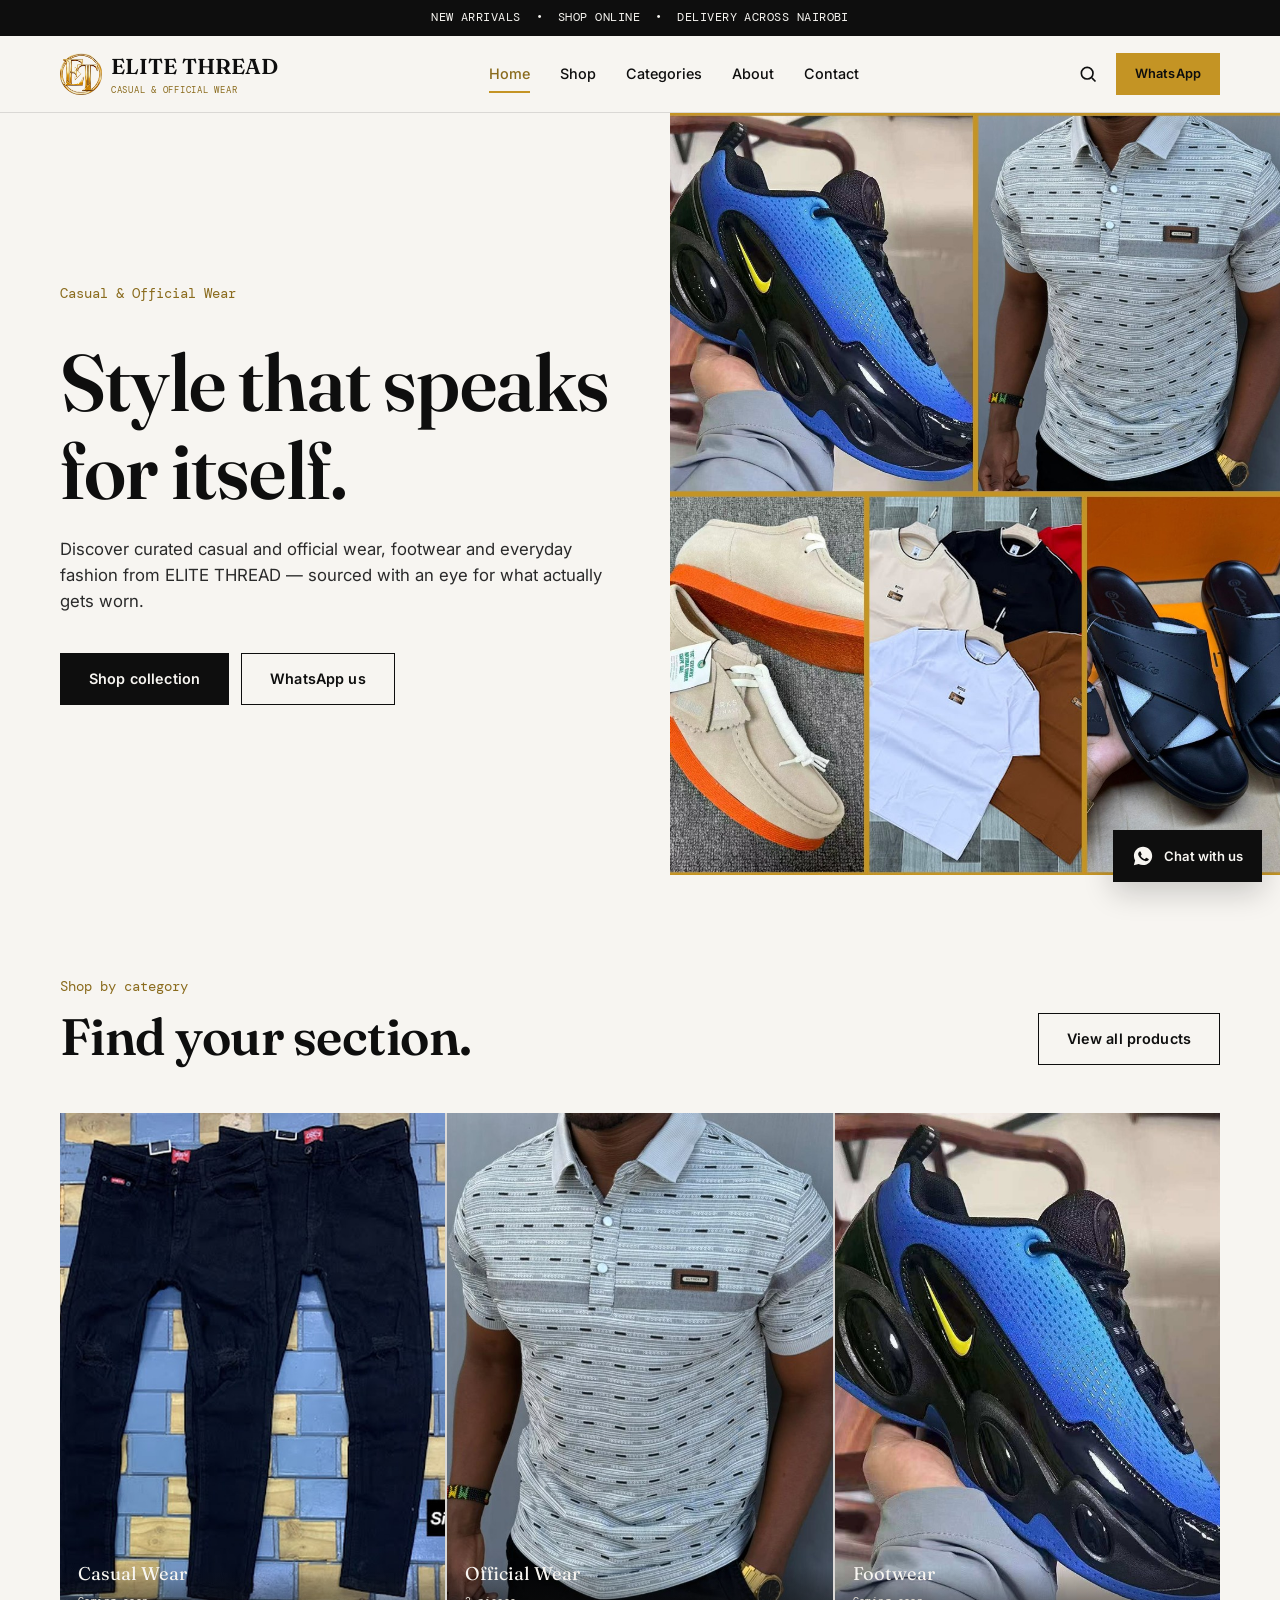
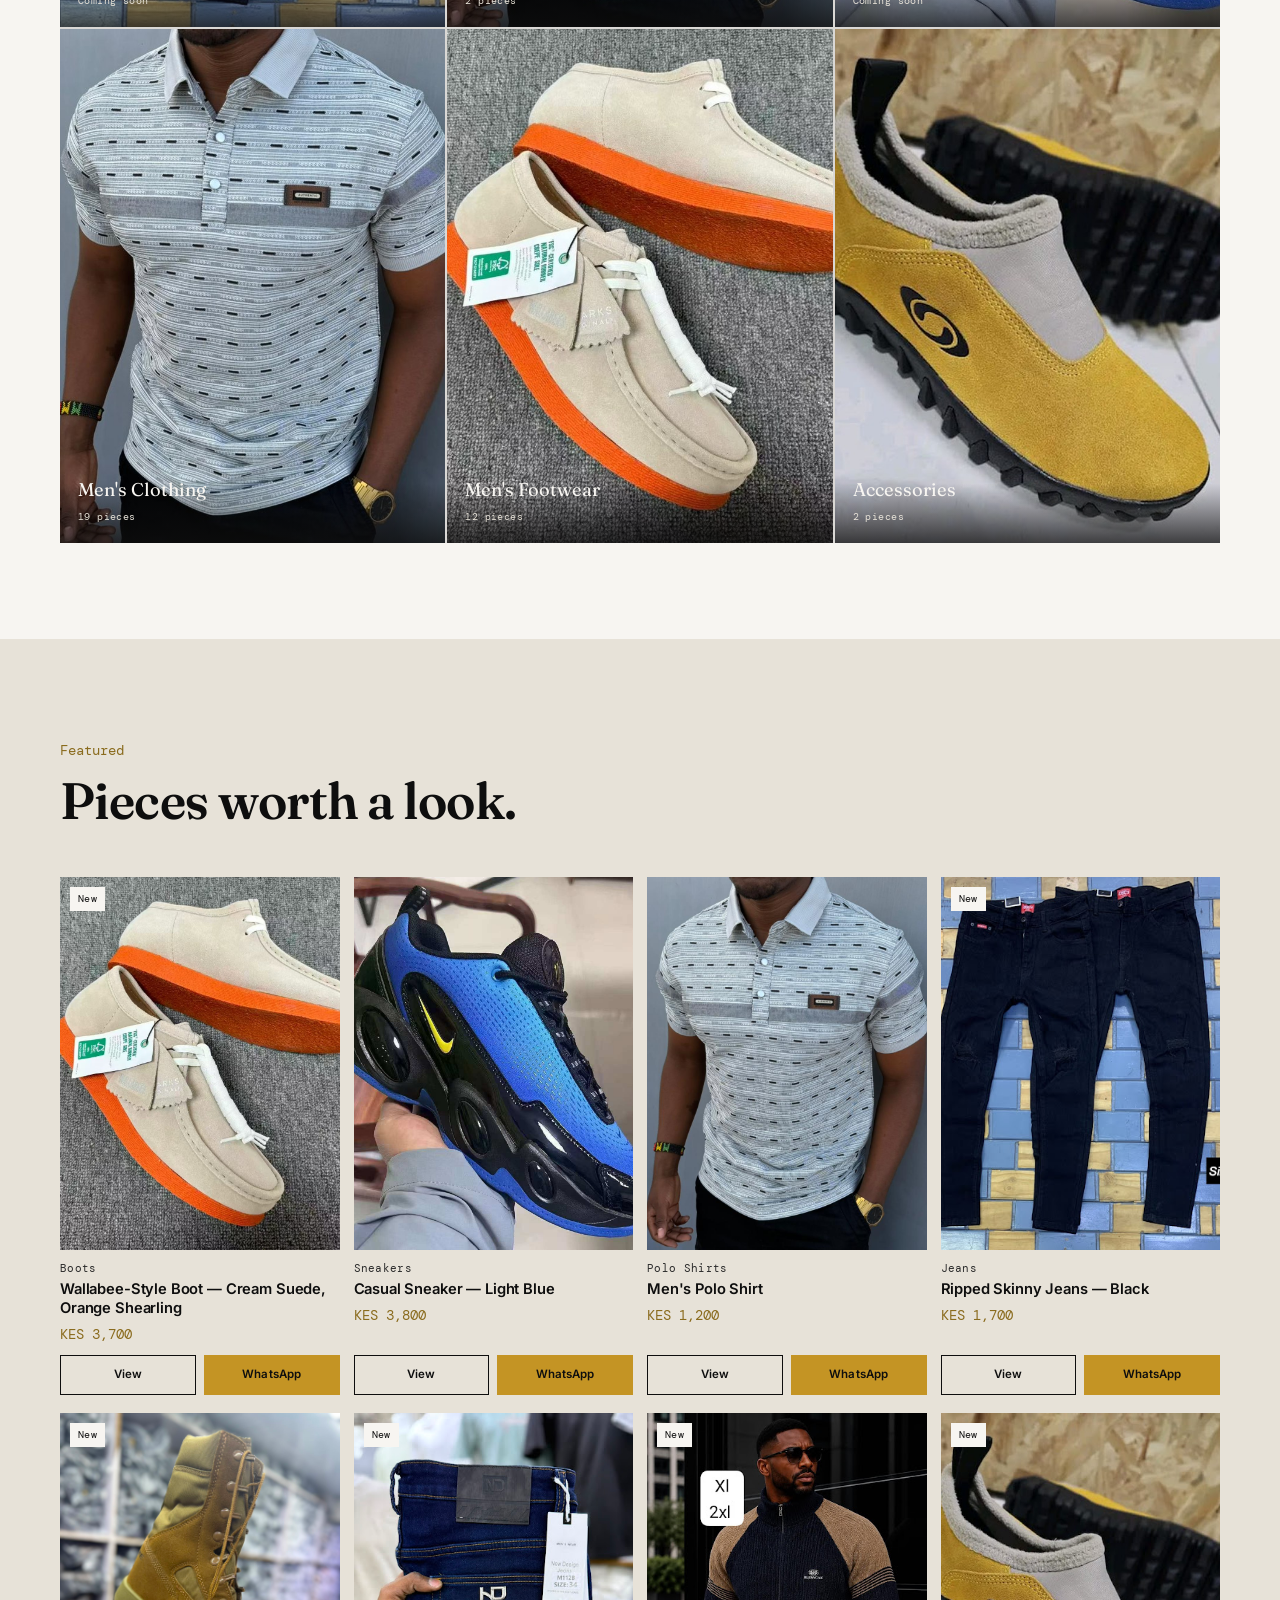
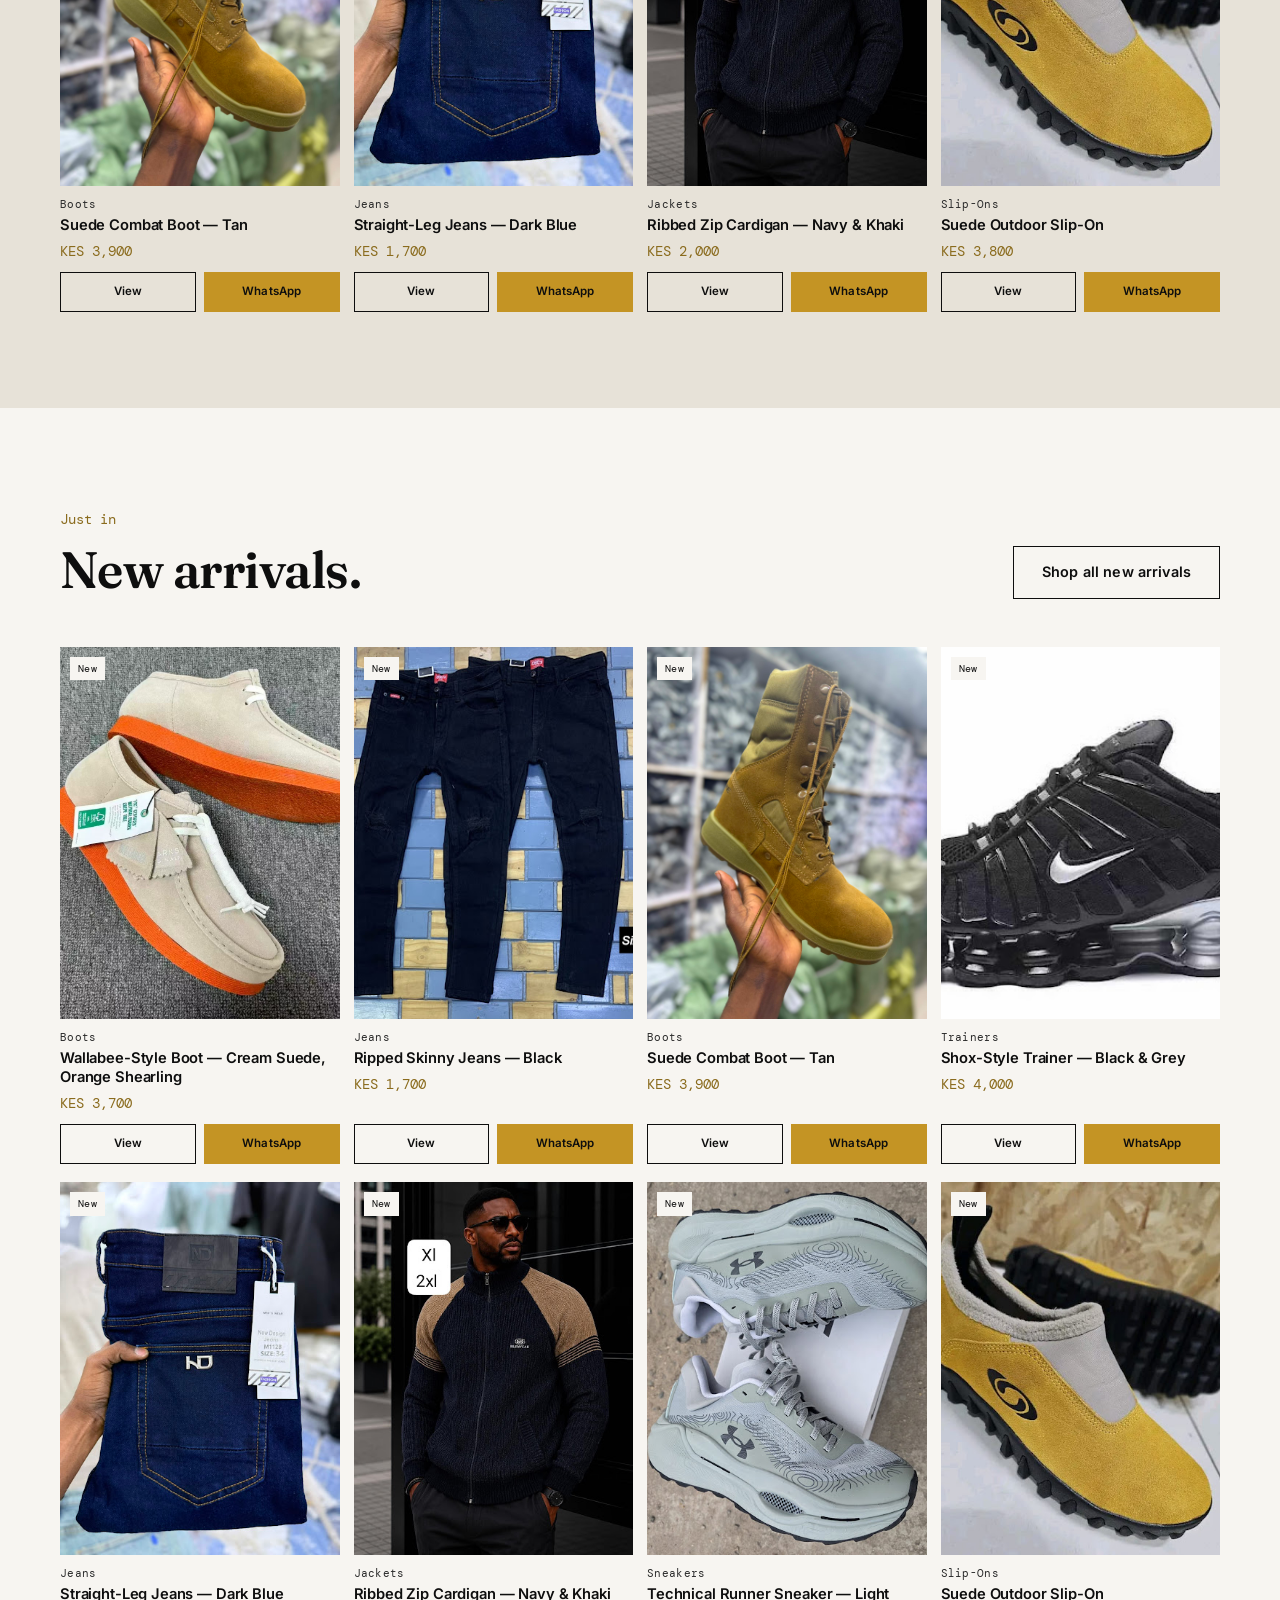
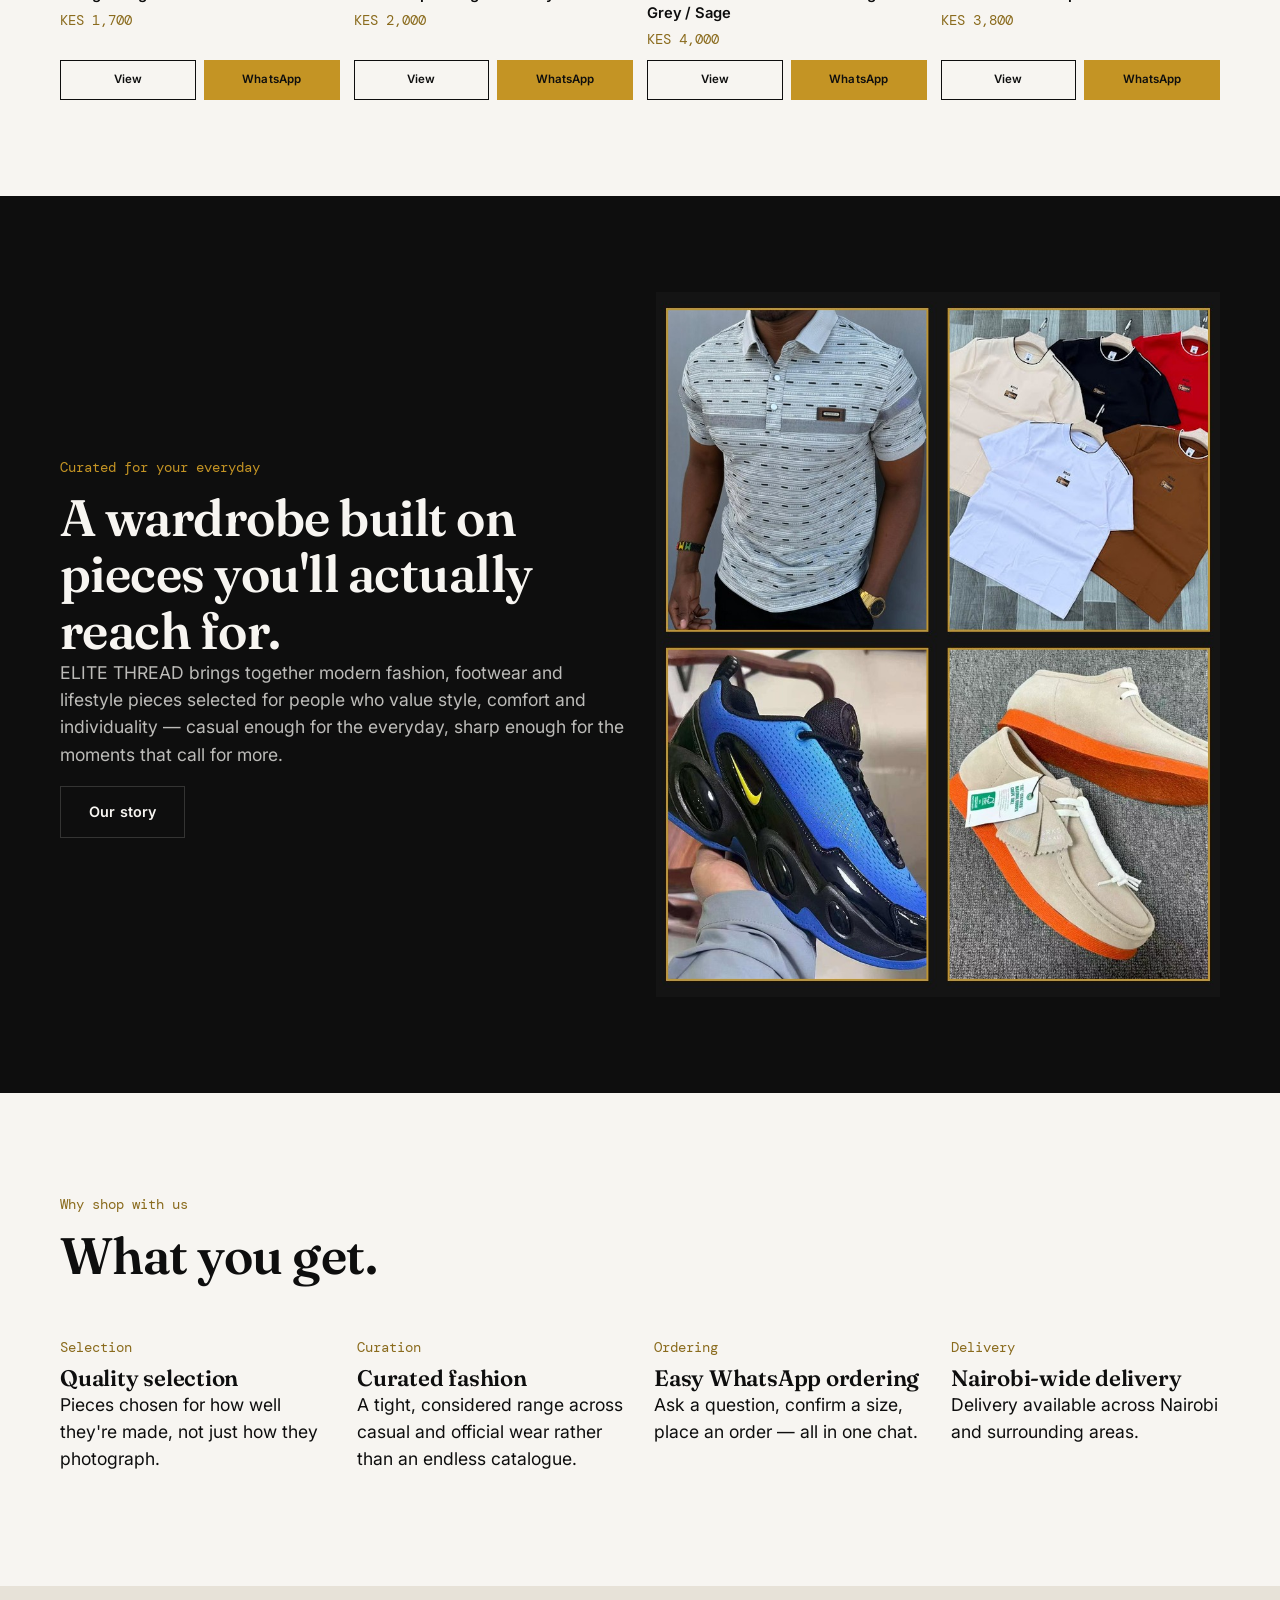
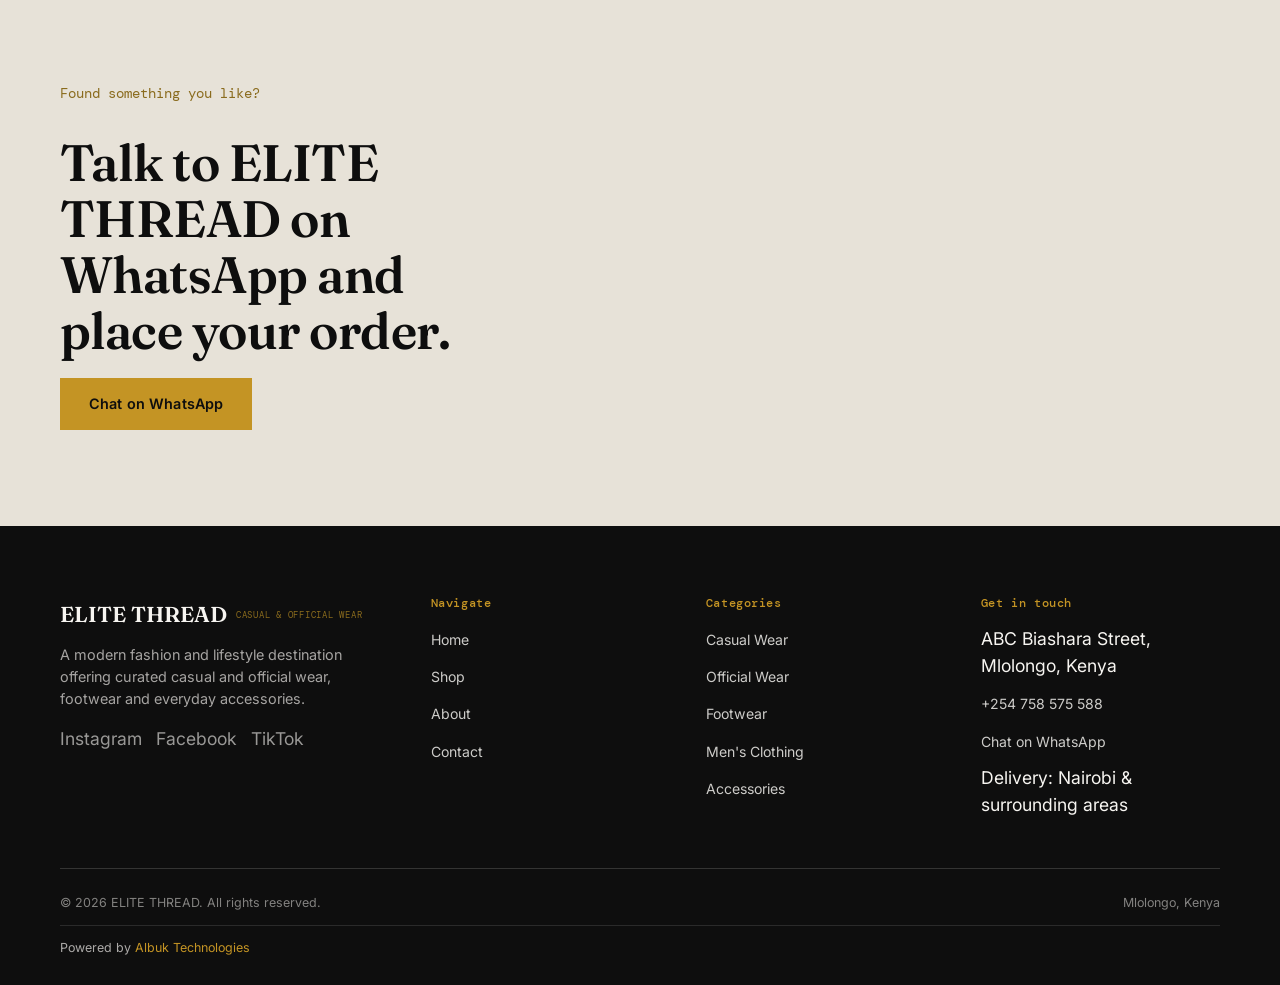
<file: index.html>
<!DOCTYPE html>
<html lang="en">
<head>
<meta charset="UTF-8">
<meta name="viewport" content="width=device-width, initial-scale=1.0">
<title>ELITE THREAD | Casual &amp; Official Wear in Mlolongo, Kenya</title>
<meta name="description" content="Discover stylish casual and official wear, footwear and everyday fashion at ELITE THREAD in Mlolongo, Kenya. Shop online and order via WhatsApp with delivery across Nairobi and surrounding areas.">
<link rel="canonical" href="https://example.com/index.html">
<meta property="og:type" content="website">
<meta property="og:title" content="ELITE THREAD | Casual &amp; Official Wear">
<meta property="og:description" content="Curated casual and official wear, footwear and accessories in Mlolongo, Kenya. Order via WhatsApp, delivery across Nairobi.">
<meta property="og:image" content="images/banners/hero-home.jpg">
<meta name="twitter:card" content="summary_large_image">
<link rel="preconnect" href="https://fonts.googleapis.com">
<link rel="preconnect" href="https://fonts.gstatic.com" crossorigin>
<link href="https://fonts.googleapis.com/css2?family=Fraunces:opsz,wght@9..144,500;9..144,600&amp;family=Inter:wght@400;500;600&amp;family=DM+Mono:wght@400;500&amp;display=swap" rel="stylesheet">
<link rel="icon" type="image/png" href="images/logo/favicon.png">
<link rel="stylesheet" href="css/style.css">
</head>
<body data-base="">

<div class="announce">NEW ARRIVALS &nbsp;•&nbsp; SHOP ONLINE &nbsp;•&nbsp; DELIVERY ACROSS NAIROBI</div>

<header class="site-header">
  <div class="nav-bar">
    <a href="index.html" class="logo">
      <img src="images/logo/elite-thread-approved-logo.png" alt="ELITE THREAD approved ET logo" width="44" height="44">
      <span>ELITE THREAD<span class="tagline">CASUAL &amp; OFFICIAL WEAR</span></span>
    </a>
    <nav class="nav-links" aria-label="Primary">
      <a href="index.html" class="is-active">Home</a>
      <a href="shop.html">Shop</a>
      <div class="has-mega">
        <a href="shop.html">Categories</a>
        <div class="mega-menu">
          <a href="categories/casual-wear.html">Casual Wear</a>
          <a href="categories/official-wear.html">Official Wear</a>
          <a href="categories/footwear.html">Footwear</a>
          <a href="categories/mens-clothing.html">Men's Clothing</a>
          <a href="categories/mens-footwear.html">Men's Footwear</a>
          <a href="categories/accessories.html">Accessories</a>
        </div>
      </div>
      <a href="about.html">About</a>
      <a href="contact.html">Contact</a>
    </nav>
    <div class="nav-actions">
      <button class="icon-btn" data-search-open aria-label="Search products">
        <svg width="20" height="20" viewBox="0 0 24 24" fill="none" stroke="currentColor" stroke-width="2"><circle cx="11" cy="11" r="7"/><line x1="21" y1="21" x2="16.65" y2="16.65"/></svg>
      </button>
      <a class="btn btn--sm btn--gold" href="#" data-wa-general>WhatsApp</a>
      <button class="hamburger" data-nav-toggle aria-expanded="false" aria-controls="mobile-nav" aria-label="Open menu">
        <span></span><span></span><span></span>
      </button>
    </div>
  </div>
</header>

<div class="mobile-nav" data-mobile-nav id="mobile-nav">
  <div class="mobile-nav__head">
    <span class="logo">ELITE THREAD</span>
    <button class="icon-btn" data-nav-close aria-label="Close menu">
      <svg width="22" height="22" viewBox="0 0 24 24" fill="none" stroke="currentColor" stroke-width="2"><line x1="4" y1="4" x2="20" y2="20"/><line x1="20" y1="4" x2="4" y2="20"/></svg>
    </button>
  </div>
  <ul class="mobile-nav__links">
    <li><a href="index.html">Home</a></li>
    <li><a href="shop.html">Shop</a></li>
    <li>
      <a href="shop.html">Categories</a>
      <ul class="mobile-nav__sub">
        <li><a href="categories/casual-wear.html">Casual Wear</a></li>
        <li><a href="categories/official-wear.html">Official Wear</a></li>
        <li><a href="categories/footwear.html">Footwear</a></li>
        <li><a href="categories/mens-clothing.html">Men's Clothing</a></li>
        <li><a href="categories/mens-footwear.html">Men's Footwear</a></li>
        <li><a href="categories/accessories.html">Accessories</a></li>
      </ul>
    </li>
    <li><a href="about.html">About</a></li>
    <li><a href="contact.html">Contact</a></li>
  </ul>
  <div class="mobile-nav__cta">
    <a class="btn btn--gold btn--full" href="#" data-wa-general>Chat on WhatsApp</a>
  </div>
</div>

<div class="search-overlay" data-search-overlay>
  <div class="search-panel">
    <form role="search">
      <input type="search" placeholder="Search products…" aria-label="Search products" autocomplete="off">
      <button type="button" class="icon-btn" data-search-close aria-label="Close search">
        <svg width="20" height="20" viewBox="0 0 24 24" fill="none" stroke="currentColor" stroke-width="2"><line x1="4" y1="4" x2="20" y2="20"/><line x1="20" y1="4" x2="4" y2="20"/></svg>
      </button>
    </form>
    <div class="search-results" data-search-results></div>
  </div>
</div>

<main>

  <section class="hero">
    <div class="hero__copy">
      <span class="eyebrow">Casual &amp; Official Wear</span>
      <h1>Style that speaks for itself.</h1>
      <p>Discover curated casual and official wear, footwear and everyday fashion from ELITE THREAD — sourced with an eye for what actually gets worn.</p>
      <div class="hero__actions">
        <a class="btn btn--primary" href="shop.html">Shop collection</a>
        <a class="btn" href="#" data-wa-general>WhatsApp us</a>
      </div>
    </div>
    <div class="hero__image">
      <img src="images/banners/hero-home.jpg" alt="ELITE THREAD collection featuring footwear and casual clothing">
      
    </div>
  </section>

  <section class="section">
    <div class="container">
      <div class="section-head">
        <div>
          <span class="eyebrow">Shop by category</span>
          <h2>Find your section.</h2>
        </div>
        <a class="btn" href="shop.html">View all products</a>
      </div>
      <div class="cat-grid" data-category-grid></div>
    </div>
  </section>

  <section class="section section--stone">
    <div class="container">
      <div class="section-head">
        <div>
          <span class="eyebrow">Featured</span>
          <h2>Pieces worth a look.</h2>
        </div>
      </div>
      <div class="product-grid" data-featured-grid></div>
    </div>
  </section>

  <section class="section">
    <div class="container">
      <div class="section-head">
        <div>
          <span class="eyebrow">Just in</span>
          <h2>New arrivals.</h2>
        </div>
        <a class="btn" href="shop.html">Shop all new arrivals</a>
      </div>
      <div class="product-grid" data-arrivals-grid></div>
    </div>
  </section>

  <section class="section section--dark">
    <div class="container split">
      <div>
        <span class="eyebrow">Curated for your everyday</span>
        <h2>A wardrobe built on pieces you'll actually reach for.</h2>
        <p style="color:rgba(247,245,241,0.75);">ELITE THREAD brings together modern fashion, footwear and lifestyle pieces selected for people who value style, comfort and individuality — casual enough for the everyday, sharp enough for the moments that call for more.</p>
        <a class="btn btn--ghost-light" href="about.html">Our story</a>
      </div>
      <img src="images/banners/hero-story.jpg" alt="ELITE THREAD clothing and footwear collection" style="width:100%;aspect-ratio:4/5;object-fit:cover;">
    </div>
  </section>

  <section class="section">
    <div class="container">
      <div class="section-head">
        <div>
          <span class="eyebrow">Why shop with us</span>
          <h2>What you get.</h2>
        </div>
      </div>
      <div class="benefits-grid">
        <div class="benefit">
          <span class="eyebrow">Selection</span>
          <h4>Quality selection</h4>
          <p>Pieces chosen for how well they're made, not just how they photograph.</p>
        </div>
        <div class="benefit">
          <span class="eyebrow">Curation</span>
          <h4>Curated fashion</h4>
          <p>A tight, considered range across casual and official wear rather than an endless catalogue.</p>
        </div>
        <div class="benefit">
          <span class="eyebrow">Ordering</span>
          <h4>Easy WhatsApp ordering</h4>
          <p>Ask a question, confirm a size, place an order — all in one chat.</p>
        </div>
        <div class="benefit">
          <span class="eyebrow">Delivery</span>
          <h4>Nairobi-wide delivery</h4>
          <p>Delivery available across Nairobi and surrounding areas.</p>
        </div>
      </div>
    </div>
  </section>

  <section class="section section--stone">
    <div class="container wa-band">
      <span class="eyebrow">Found something you like?</span>
      <h2>Talk to ELITE THREAD on WhatsApp and place your order.</h2>
      <a class="btn btn--gold" href="#" data-wa-general>Chat on WhatsApp</a>
    </div>
  </section>

</main>

<footer class="site-footer">
  <div class="container">
    <div class="footer-grid">
      <div class="footer-brand">
        <span class="logo">ELITE THREAD<span class="tagline">CASUAL &amp; OFFICIAL WEAR</span></span>
        <p>A modern fashion and lifestyle destination offering curated casual and official wear, footwear and everyday accessories.</p>
        <div class="social-row">
          <a href="#" aria-label="Instagram">Instagram</a>
          <a href="#" aria-label="Facebook">Facebook</a>
          <a href="#" aria-label="TikTok">TikTok</a>
        </div>
      </div>
      <div class="footer-col">
        <h4>Navigate</h4>
        <ul>
          <li><a href="index.html">Home</a></li>
          <li><a href="shop.html">Shop</a></li>
          <li><a href="about.html">About</a></li>
          <li><a href="contact.html">Contact</a></li>
        </ul>
      </div>
      <div class="footer-col">
        <h4>Categories</h4>
        <ul>
          <li><a href="categories/casual-wear.html">Casual Wear</a></li>
          <li><a href="categories/official-wear.html">Official Wear</a></li>
          <li><a href="categories/footwear.html">Footwear</a></li>
          <li><a href="categories/mens-clothing.html">Men's Clothing</a></li>
          <li><a href="categories/accessories.html">Accessories</a></li>
        </ul>
      </div>
      <div class="footer-col">
        <h4>Get in touch</h4>
        <ul>
          <li>ABC Biashara Street, Mlolongo, Kenya</li>
          <li><a href="tel:+254758575588">+254 758 575 588</a></li>
          <li><a href="#" data-wa-general>Chat on WhatsApp</a></li>
          <li>Delivery: Nairobi &amp; surrounding areas</li>
        </ul>
      </div>
    </div>
    <div class="footer-bottom">
      <span>&copy; <span data-year></span> ELITE THREAD. All rights reserved.</span>
      <span>Mlolongo, Kenya</span>
    </div>
    <div class="powered-by">Powered by <a href="https://albuksystems.github.io/" target="_blank" rel="noopener">Albuk Technologies</a></div>
  </div>
</footer>

<a class="wa-float" href="#" data-wa-general aria-label="Chat with ELITE THREAD on WhatsApp">
  <svg width="22" height="22" viewBox="0 0 24 24" fill="currentColor"><path d="M12.04 2c-5.5 0-9.96 4.46-9.96 9.96 0 1.76.46 3.44 1.34 4.94L2 22l5.24-1.37a9.9 9.9 0 0 0 4.8 1.22h.01c5.5 0 9.96-4.46 9.96-9.96C22 6.46 17.54 2 12.04 2zm5.8 14.24c-.24.68-1.4 1.3-1.93 1.35-.5.05-.98.24-3.3-.7-2.8-1.14-4.6-3.98-4.74-4.16-.14-.19-1.13-1.5-1.13-2.87 0-1.36.71-2.03.97-2.31.25-.28.55-.35.73-.35.18 0 .37 0 .53.01.17.01.4-.06.62.48.24.58.8 2 .87 2.14.07.14.12.31.02.5-.1.19-.15.31-.3.48-.15.17-.31.38-.44.51-.15.15-.3.31-.13.6.17.29.75 1.24 1.62 2 1.11.99 2.05 1.3 2.34 1.44.29.15.46.13.63-.08.17-.2.72-.84.91-1.13.19-.29.38-.24.63-.14.26.1 1.64.77 1.92.91.29.15.48.22.55.34.07.13.07.72-.17 1.4z"/></svg>
  <span class="wa-float__label">Chat with us</span>
</a>

<script src="js/products.js"></script>
<script src="js/app.js"></script>
</body>
</html>
</file>
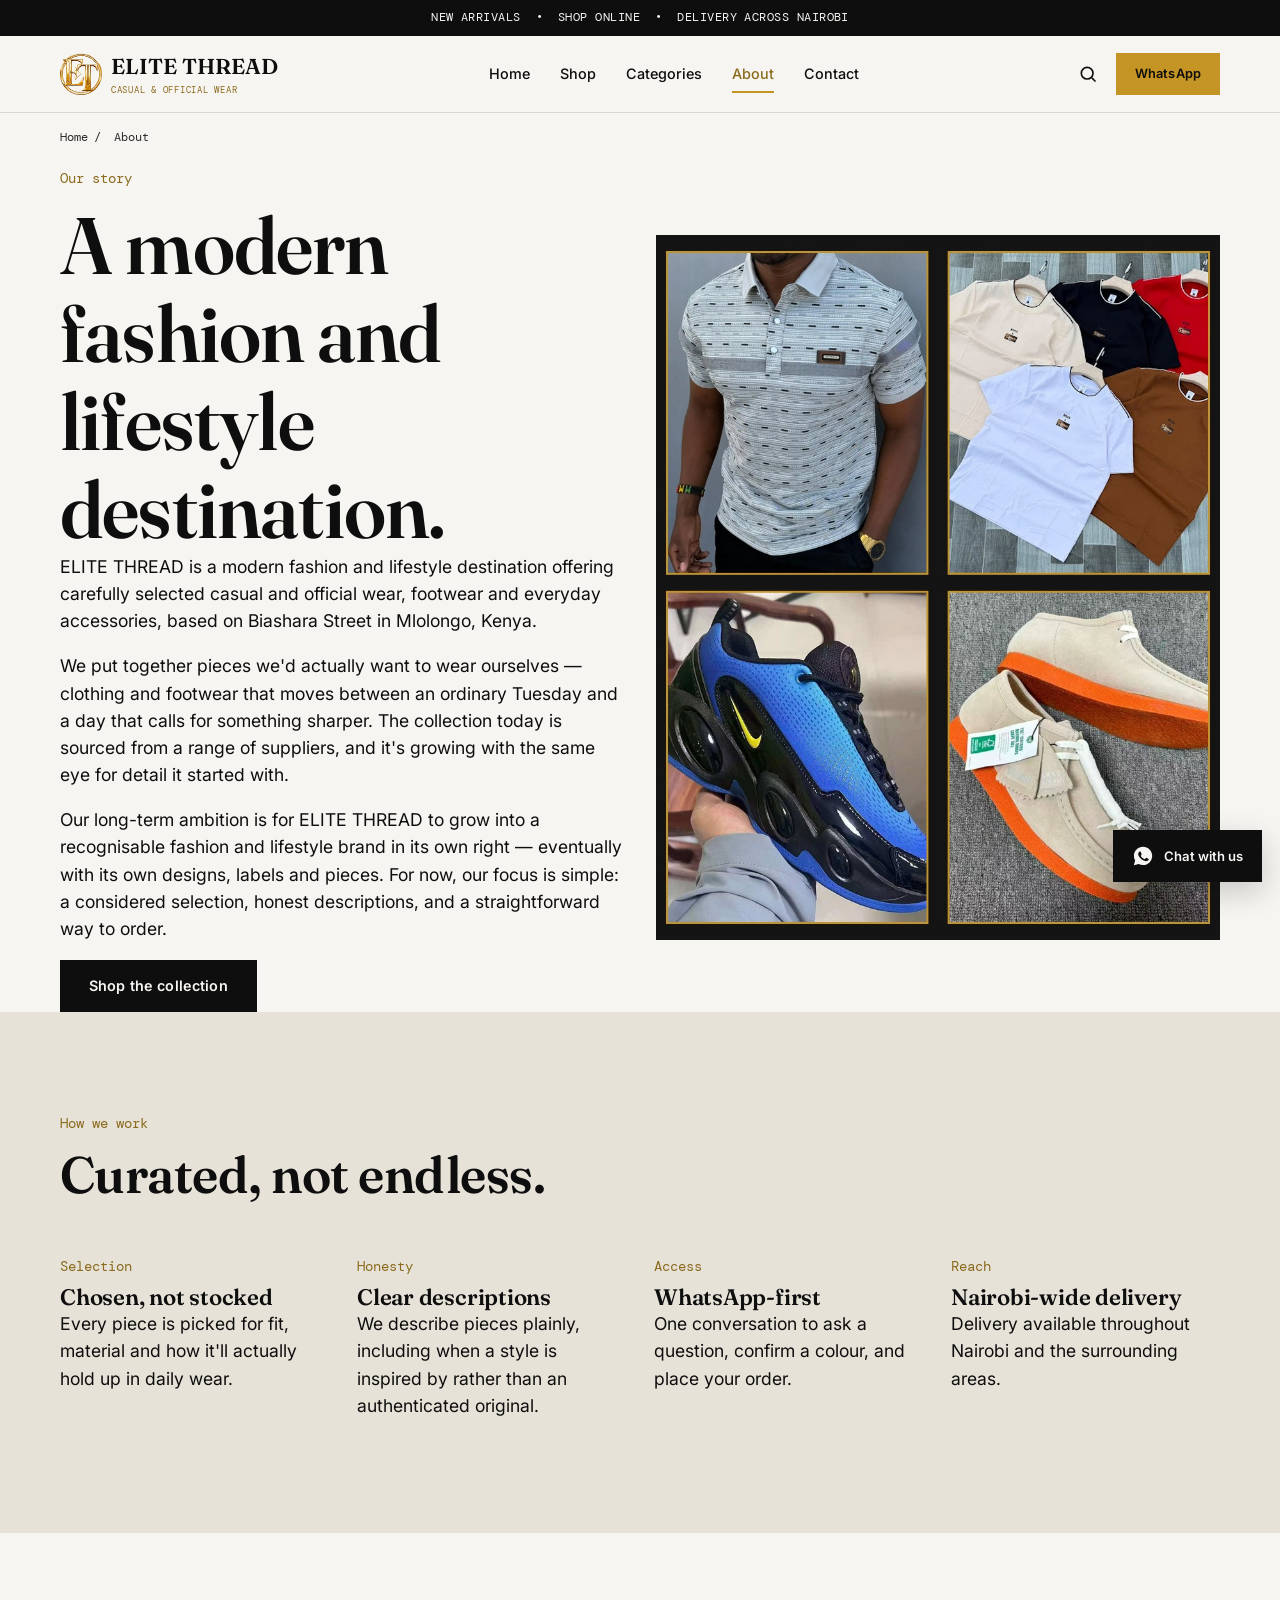
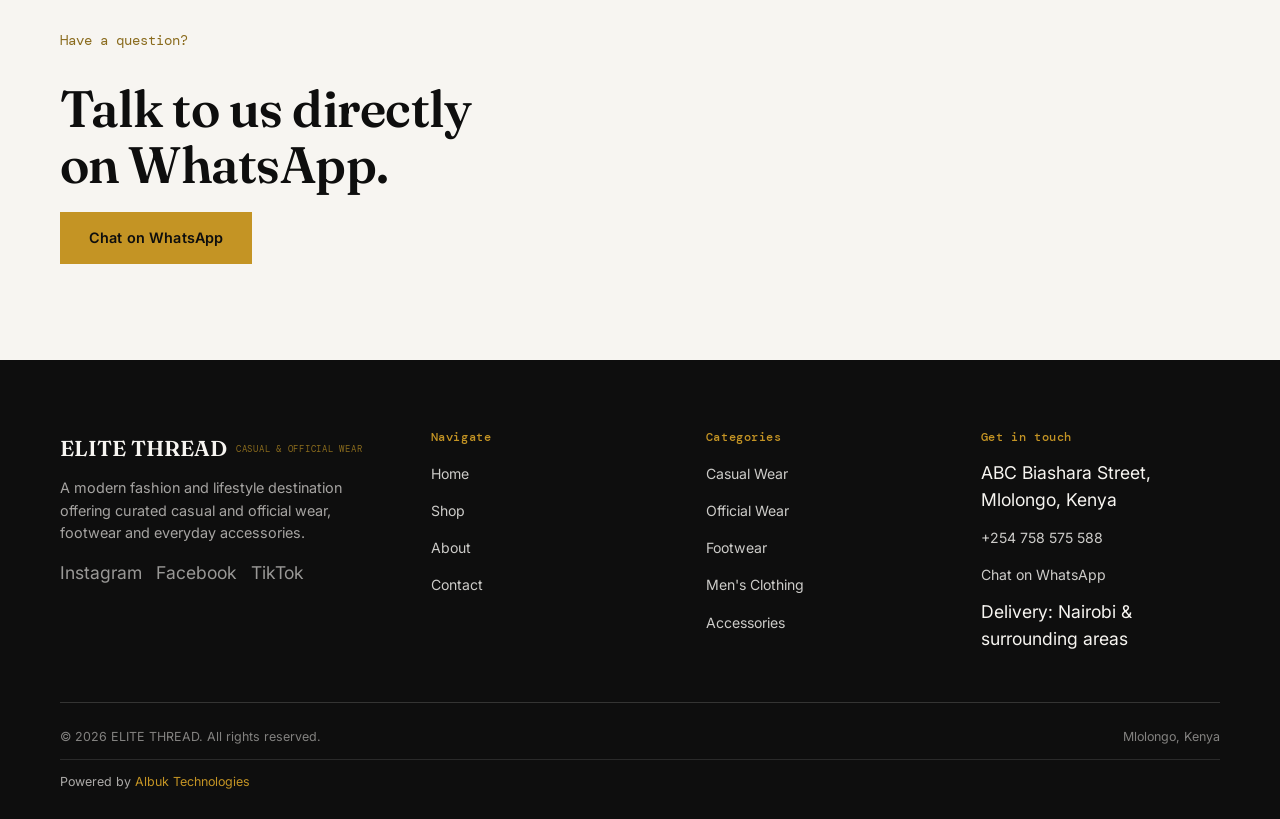
<file: about.html>
<!DOCTYPE html>
<html lang="en">
<head>
<meta charset="UTF-8">
<meta name="viewport" content="width=device-width, initial-scale=1.0">
<title>About | ELITE THREAD</title>
<meta name="description" content="ELITE THREAD is a modern fashion and lifestyle destination in Mlolongo, Kenya, offering curated casual and official wear, footwear and accessories.">
<link rel="canonical" href="https://example.com/about.html">
<link rel="preconnect" href="https://fonts.googleapis.com">
<link rel="preconnect" href="https://fonts.gstatic.com" crossorigin>
<link href="https://fonts.googleapis.com/css2?family=Fraunces:opsz,wght@9..144,500;9..144,600&amp;family=Inter:wght@400;500;600&amp;family=DM+Mono:wght@400;500&amp;display=swap" rel="stylesheet">
<link rel="icon" type="image/png" href="images/logo/favicon.png">
<link rel="stylesheet" href="css/style.css">
</head>
<body data-base="">

<div class="announce">NEW ARRIVALS &nbsp;•&nbsp; SHOP ONLINE &nbsp;•&nbsp; DELIVERY ACROSS NAIROBI</div>

<header class="site-header">
  <div class="nav-bar">
    <a href="index.html" class="logo">
      <img src="images/logo/elite-thread-approved-logo.png" alt="ELITE THREAD approved ET logo" width="44" height="44">
      <span>ELITE THREAD<span class="tagline">CASUAL &amp; OFFICIAL WEAR</span></span>
    </a>
    <nav class="nav-links" aria-label="Primary">
      <a href="index.html">Home</a>
      <a href="shop.html">Shop</a>
      <div class="has-mega">
        <a href="shop.html">Categories</a>
        <div class="mega-menu">
          <a href="categories/casual-wear.html">Casual Wear</a>
          <a href="categories/official-wear.html">Official Wear</a>
          <a href="categories/footwear.html">Footwear</a>
          <a href="categories/mens-clothing.html">Men's Clothing</a>
          <a href="categories/mens-footwear.html">Men's Footwear</a>
          <a href="categories/accessories.html">Accessories</a>
        </div>
      </div>
      <a href="about.html" class="is-active">About</a>
      <a href="contact.html">Contact</a>
    </nav>
    <div class="nav-actions">
      <button class="icon-btn" data-search-open aria-label="Search products">
        <svg width="20" height="20" viewBox="0 0 24 24" fill="none" stroke="currentColor" stroke-width="2"><circle cx="11" cy="11" r="7"/><line x1="21" y1="21" x2="16.65" y2="16.65"/></svg>
      </button>
      <a class="btn btn--sm btn--gold" href="#" data-wa-general>WhatsApp</a>
      <button class="hamburger" data-nav-toggle aria-expanded="false" aria-controls="mobile-nav" aria-label="Open menu">
        <span></span><span></span><span></span>
      </button>
    </div>
  </div>
</header>

<div class="mobile-nav" data-mobile-nav id="mobile-nav">
  <div class="mobile-nav__head">
    <span class="logo">ELITE THREAD</span>
    <button class="icon-btn" data-nav-close aria-label="Close menu">
      <svg width="22" height="22" viewBox="0 0 24 24" fill="none" stroke="currentColor" stroke-width="2"><line x1="4" y1="4" x2="20" y2="20"/><line x1="20" y1="4" x2="4" y2="20"/></svg>
    </button>
  </div>
  <ul class="mobile-nav__links">
    <li><a href="index.html">Home</a></li>
    <li><a href="shop.html">Shop</a></li>
    <li>
      <a href="shop.html">Categories</a>
      <ul class="mobile-nav__sub">
        <li><a href="categories/casual-wear.html">Casual Wear</a></li>
        <li><a href="categories/official-wear.html">Official Wear</a></li>
        <li><a href="categories/footwear.html">Footwear</a></li>
        <li><a href="categories/mens-clothing.html">Men's Clothing</a></li>
        <li><a href="categories/mens-footwear.html">Men's Footwear</a></li>
        <li><a href="categories/accessories.html">Accessories</a></li>
      </ul>
    </li>
    <li><a href="about.html">About</a></li>
    <li><a href="contact.html">Contact</a></li>
  </ul>
  <div class="mobile-nav__cta">
    <a class="btn btn--gold btn--full" href="#" data-wa-general>Chat on WhatsApp</a>
  </div>
</div>

<div class="search-overlay" data-search-overlay>
  <div class="search-panel">
    <form role="search">
      <input type="search" placeholder="Search products…" aria-label="Search products" autocomplete="off">
      <button type="button" class="icon-btn" data-search-close aria-label="Close search">
        <svg width="20" height="20" viewBox="0 0 24 24" fill="none" stroke="currentColor" stroke-width="2"><line x1="4" y1="4" x2="20" y2="20"/><line x1="20" y1="4" x2="4" y2="20"/></svg>
      </button>
    </form>
    <div class="search-results" data-search-results></div>
  </div>
</div>

<main>
  <div class="container">
    <nav class="breadcrumb" aria-label="Breadcrumb">
      <a href="index.html">Home</a><span class="sep">/</span> About
    </nav>
  </div>

  <section class="container split">
    <div>
      <span class="eyebrow">Our story</span>
      <h1>A modern fashion and lifestyle destination.</h1>
      <p>ELITE THREAD is a modern fashion and lifestyle destination offering carefully selected casual and official wear, footwear and everyday accessories, based on Biashara Street in Mlolongo, Kenya.</p>
      <p>We put together pieces we'd actually want to wear ourselves — clothing and footwear that moves between an ordinary Tuesday and a day that calls for something sharper. The collection today is sourced from a range of suppliers, and it's growing with the same eye for detail it started with.</p>
      <p>Our long-term ambition is for ELITE THREAD to grow into a recognisable fashion and lifestyle brand in its own right — eventually with its own designs, labels and pieces. For now, our focus is simple: a considered selection, honest descriptions, and a straightforward way to order.</p>
      <a class="btn btn--primary" href="shop.html">Shop the collection</a>
    </div>
    <img src="images/banners/hero-story.jpg" alt="ELITE THREAD clothing and footwear collection">
  </section>

  <section class="section section--stone">
    <div class="container">
      <div class="section-head">
        <div>
          <span class="eyebrow">How we work</span>
          <h2>Curated, not endless.</h2>
        </div>
      </div>
      <div class="benefits-grid">
        <div class="benefit">
          <span class="eyebrow">Selection</span>
          <h4>Chosen, not stocked</h4>
          <p>Every piece is picked for fit, material and how it'll actually hold up in daily wear.</p>
        </div>
        <div class="benefit">
          <span class="eyebrow">Honesty</span>
          <h4>Clear descriptions</h4>
          <p>We describe pieces plainly, including when a style is inspired by rather than an authenticated original.</p>
        </div>
        <div class="benefit">
          <span class="eyebrow">Access</span>
          <h4>WhatsApp-first</h4>
          <p>One conversation to ask a question, confirm a colour, and place your order.</p>
        </div>
        <div class="benefit">
          <span class="eyebrow">Reach</span>
          <h4>Nairobi-wide delivery</h4>
          <p>Delivery available throughout Nairobi and the surrounding areas.</p>
        </div>
      </div>
    </div>
  </section>

  <section class="section">
    <div class="container wa-band">
      <span class="eyebrow">Have a question?</span>
      <h2>Talk to us directly on WhatsApp.</h2>
      <a class="btn btn--gold" href="#" data-wa-general>Chat on WhatsApp</a>
    </div>
  </section>
</main>

<footer class="site-footer">
  <div class="container">
    <div class="footer-grid">
      <div class="footer-brand">
        <span class="logo">ELITE THREAD<span class="tagline">CASUAL &amp; OFFICIAL WEAR</span></span>
        <p>A modern fashion and lifestyle destination offering curated casual and official wear, footwear and everyday accessories.</p>
        <div class="social-row">
          <a href="#" aria-label="Instagram">Instagram</a>
          <a href="#" aria-label="Facebook">Facebook</a>
          <a href="#" aria-label="TikTok">TikTok</a>
        </div>
      </div>
      <div class="footer-col">
        <h4>Navigate</h4>
        <ul>
          <li><a href="index.html">Home</a></li>
          <li><a href="shop.html">Shop</a></li>
          <li><a href="about.html">About</a></li>
          <li><a href="contact.html">Contact</a></li>
        </ul>
      </div>
      <div class="footer-col">
        <h4>Categories</h4>
        <ul>
          <li><a href="categories/casual-wear.html">Casual Wear</a></li>
          <li><a href="categories/official-wear.html">Official Wear</a></li>
          <li><a href="categories/footwear.html">Footwear</a></li>
          <li><a href="categories/mens-clothing.html">Men's Clothing</a></li>
          <li><a href="categories/accessories.html">Accessories</a></li>
        </ul>
      </div>
      <div class="footer-col">
        <h4>Get in touch</h4>
        <ul>
          <li>ABC Biashara Street, Mlolongo, Kenya</li>
          <li><a href="tel:+254758575588">+254 758 575 588</a></li>
          <li><a href="#" data-wa-general>Chat on WhatsApp</a></li>
          <li>Delivery: Nairobi &amp; surrounding areas</li>
        </ul>
      </div>
    </div>
    <div class="footer-bottom">
      <span>&copy; <span data-year></span> ELITE THREAD. All rights reserved.</span>
      <span>Mlolongo, Kenya</span>
    </div>
    <div class="powered-by">Powered by <a href="https://albuksystems.github.io/" target="_blank" rel="noopener">Albuk Technologies</a></div>
  </div>
</footer>

<a class="wa-float" href="#" data-wa-general aria-label="Chat with ELITE THREAD on WhatsApp">
  <svg width="22" height="22" viewBox="0 0 24 24" fill="currentColor"><path d="M12.04 2c-5.5 0-9.96 4.46-9.96 9.96 0 1.76.46 3.44 1.34 4.94L2 22l5.24-1.37a9.9 9.9 0 0 0 4.8 1.22h.01c5.5 0 9.96-4.46 9.96-9.96C22 6.46 17.54 2 12.04 2zm5.8 14.24c-.24.68-1.4 1.3-1.93 1.35-.5.05-.98.24-3.3-.7-2.8-1.14-4.6-3.98-4.74-4.16-.14-.19-1.13-1.5-1.13-2.87 0-1.36.71-2.03.97-2.31.25-.28.55-.35.73-.35.18 0 .37 0 .53.01.17.01.4-.06.62.48.24.58.8 2 .87 2.14.07.14.12.31.02.5-.1.19-.15.31-.3.48-.15.17-.31.38-.44.51-.15.15-.3.31-.13.6.17.29.75 1.24 1.62 2 1.11.99 2.05 1.3 2.34 1.44.29.15.46.13.63-.08.17-.2.72-.84.91-1.13.19-.29.38-.24.63-.14.26.1 1.64.77 1.92.91.29.15.48.22.55.34.07.13.07.72-.17 1.4z"/></svg>
  <span class="wa-float__label">Chat with us</span>
</a>

<script src="js/products.js"></script>
<script src="js/app.js"></script>
</body>
</html>
</file>
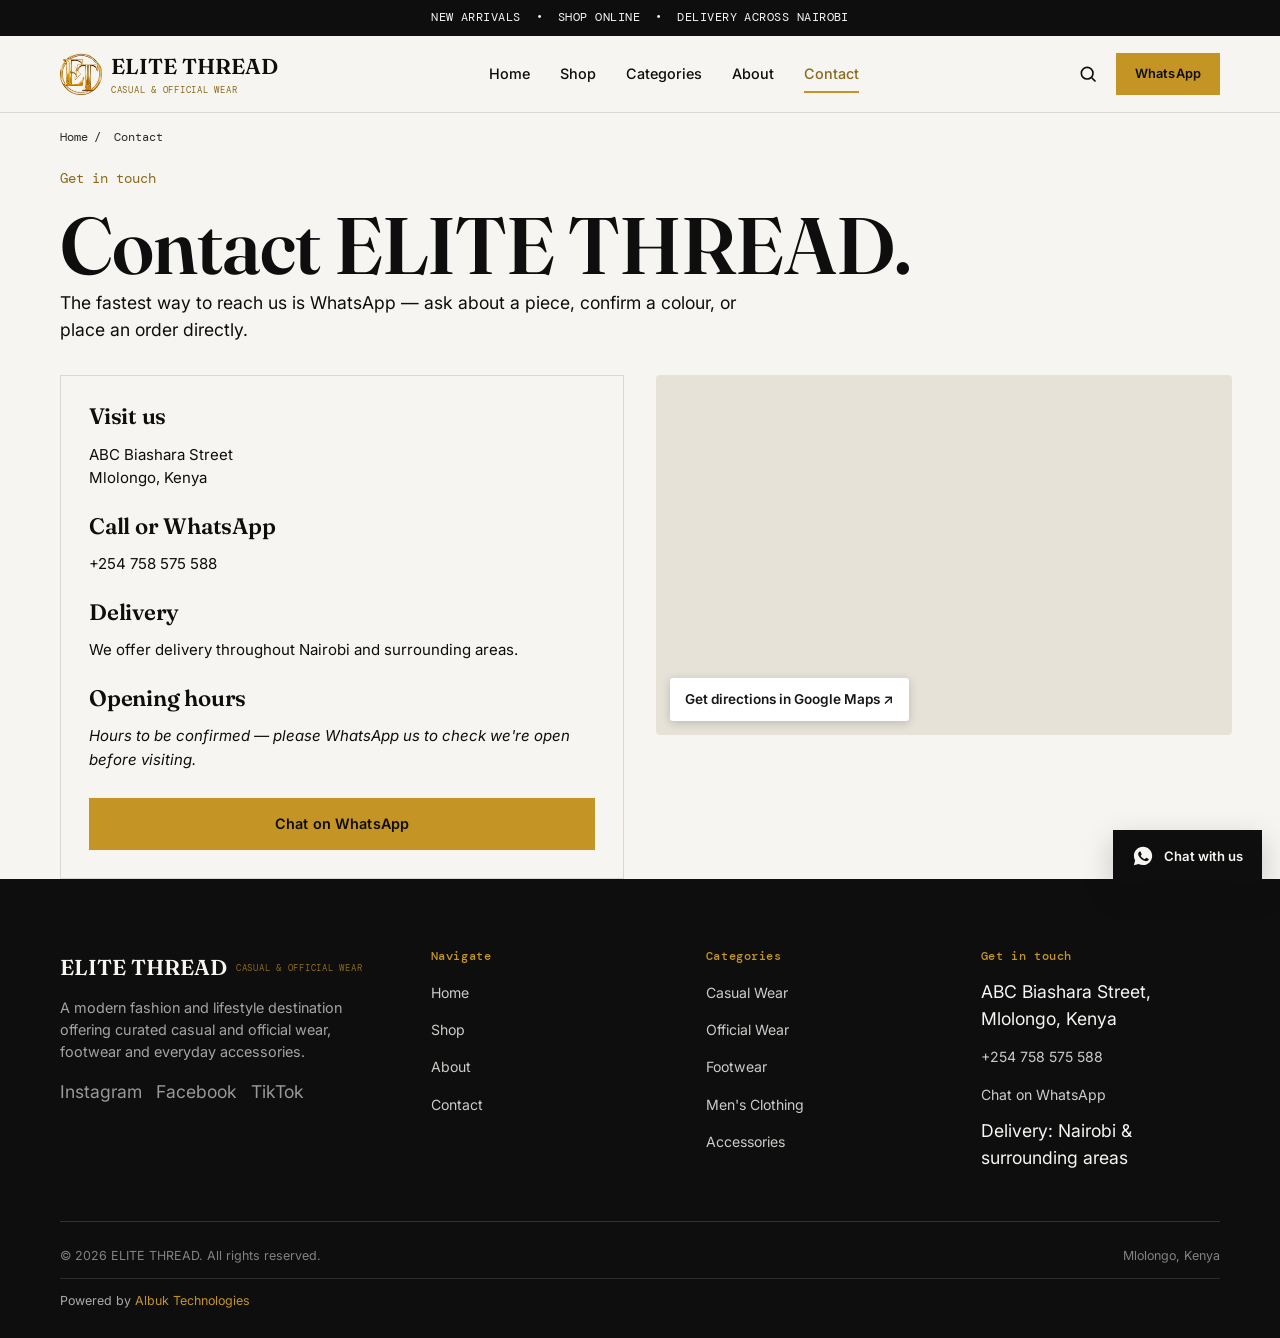
<file: contact.html>
<!DOCTYPE html>
<html lang="en">
<head>
<meta charset="UTF-8">
<meta name="viewport" content="width=device-width, initial-scale=1.0">
<title>Contact | ELITE THREAD</title>
<meta name="description" content="Contact ELITE THREAD on Biashara Street, Mlolongo, Kenya, or reach us on WhatsApp at +254 758 575 588. Delivery available across Nairobi and surrounding areas.">
<link rel="canonical" href="https://example.com/contact.html">
<link rel="preconnect" href="https://fonts.googleapis.com">
<link rel="preconnect" href="https://fonts.gstatic.com" crossorigin>
<link href="https://fonts.googleapis.com/css2?family=Fraunces:opsz,wght@9..144,500;9..144,600&amp;family=Inter:wght@400;500;600&amp;family=DM+Mono:wght@400;500&amp;display=swap" rel="stylesheet">
<link rel="icon" type="image/png" href="images/logo/favicon.png">
<link rel="stylesheet" href="css/style.css">
</head>
<body data-base="">

<div class="announce">NEW ARRIVALS &nbsp;•&nbsp; SHOP ONLINE &nbsp;•&nbsp; DELIVERY ACROSS NAIROBI</div>

<header class="site-header">
  <div class="nav-bar">
    <a href="index.html" class="logo">
      <img src="images/logo/elite-thread-approved-logo.png" alt="ELITE THREAD approved ET logo" width="44" height="44">
      <span>ELITE THREAD<span class="tagline">CASUAL &amp; OFFICIAL WEAR</span></span>
    </a>
    <nav class="nav-links" aria-label="Primary">
      <a href="index.html">Home</a>
      <a href="shop.html">Shop</a>
      <div class="has-mega">
        <a href="shop.html">Categories</a>
        <div class="mega-menu">
          <a href="categories/casual-wear.html">Casual Wear</a>
          <a href="categories/official-wear.html">Official Wear</a>
          <a href="categories/footwear.html">Footwear</a>
          <a href="categories/mens-clothing.html">Men's Clothing</a>
          <a href="categories/mens-footwear.html">Men's Footwear</a>
          <a href="categories/accessories.html">Accessories</a>
        </div>
      </div>
      <a href="about.html">About</a>
      <a href="contact.html" class="is-active">Contact</a>
    </nav>
    <div class="nav-actions">
      <button class="icon-btn" data-search-open aria-label="Search products">
        <svg width="20" height="20" viewBox="0 0 24 24" fill="none" stroke="currentColor" stroke-width="2"><circle cx="11" cy="11" r="7"/><line x1="21" y1="21" x2="16.65" y2="16.65"/></svg>
      </button>
      <a class="btn btn--sm btn--gold" href="#" data-wa-general>WhatsApp</a>
      <button class="hamburger" data-nav-toggle aria-expanded="false" aria-controls="mobile-nav" aria-label="Open menu">
        <span></span><span></span><span></span>
      </button>
    </div>
  </div>
</header>

<div class="mobile-nav" data-mobile-nav id="mobile-nav">
  <div class="mobile-nav__head">
    <span class="logo">ELITE THREAD</span>
    <button class="icon-btn" data-nav-close aria-label="Close menu">
      <svg width="22" height="22" viewBox="0 0 24 24" fill="none" stroke="currentColor" stroke-width="2"><line x1="4" y1="4" x2="20" y2="20"/><line x1="20" y1="4" x2="4" y2="20"/></svg>
    </button>
  </div>
  <ul class="mobile-nav__links">
    <li><a href="index.html">Home</a></li>
    <li><a href="shop.html">Shop</a></li>
    <li>
      <a href="shop.html">Categories</a>
      <ul class="mobile-nav__sub">
        <li><a href="categories/casual-wear.html">Casual Wear</a></li>
        <li><a href="categories/official-wear.html">Official Wear</a></li>
        <li><a href="categories/footwear.html">Footwear</a></li>
        <li><a href="categories/mens-clothing.html">Men's Clothing</a></li>
        <li><a href="categories/mens-footwear.html">Men's Footwear</a></li>
        <li><a href="categories/accessories.html">Accessories</a></li>
      </ul>
    </li>
    <li><a href="about.html">About</a></li>
    <li><a href="contact.html">Contact</a></li>
  </ul>
  <div class="mobile-nav__cta">
    <a class="btn btn--gold btn--full" href="#" data-wa-general>Chat on WhatsApp</a>
  </div>
</div>

<div class="search-overlay" data-search-overlay>
  <div class="search-panel">
    <form role="search">
      <input type="search" placeholder="Search products…" aria-label="Search products" autocomplete="off">
      <button type="button" class="icon-btn" data-search-close aria-label="Close search">
        <svg width="20" height="20" viewBox="0 0 24 24" fill="none" stroke="currentColor" stroke-width="2"><line x1="4" y1="4" x2="20" y2="20"/><line x1="20" y1="4" x2="4" y2="20"/></svg>
      </button>
    </form>
    <div class="search-results" data-search-results></div>
  </div>
</div>

<main>
  <div class="container">
    <nav class="breadcrumb" aria-label="Breadcrumb">
      <a href="index.html">Home</a><span class="sep">/</span> Contact
    </nav>
    <div style="margin-bottom:32px;">
      <span class="eyebrow">Get in touch</span>
      <h1>Contact ELITE THREAD.</h1>
      <p>The fastest way to reach us is WhatsApp — ask about a piece, confirm a colour, or place an order directly.</p>
    </div>
  </div>

  <section class="container contact-grid">
    <div class="contact-card">
      <h4>Visit us</h4>
      <p>ABC Biashara Street<br>Mlolongo, Kenya</p>
      <h4 style="margin-top:24px;">Call or WhatsApp</h4>
      <p><a href="tel:+254758575588">+254 758 575 588</a></p>
      <h4 style="margin-top:24px;">Delivery</h4>
      <p>We offer delivery throughout Nairobi and surrounding areas.</p>
      <h4 style="margin-top:24px;">Opening hours</h4>
      <p><em>Hours to be confirmed — please WhatsApp us to check we're open before visiting.</em></p>
      <a class="btn btn--gold btn--full" href="#" data-wa-general style="margin-top:12px;">Chat on WhatsApp</a>
    </div>
    <div class="map-embed-wrap">
      <iframe title="ELITE THREAD location in Mlolongo" src="https://maps.google.com/maps?q=-1.391351,36.942487&z=17&output=embed" width="100%" height="100%" style="border:0;" loading="lazy" referrerpolicy="no-referrer-when-downgrade" allowfullscreen></iframe>
      <a class="map-directions" href="https://www.google.com/maps/dir/?api=1&destination=-1.391351,36.942487" target="_blank" rel="noopener">Get directions in Google Maps ↗</a>
    </div>
  </section>
</main>

<footer class="site-footer">
  <div class="container">
    <div class="footer-grid">
      <div class="footer-brand">
        <span class="logo">ELITE THREAD<span class="tagline">CASUAL &amp; OFFICIAL WEAR</span></span>
        <p>A modern fashion and lifestyle destination offering curated casual and official wear, footwear and everyday accessories.</p>
        <div class="social-row">
          <a href="#" aria-label="Instagram">Instagram</a>
          <a href="#" aria-label="Facebook">Facebook</a>
          <a href="#" aria-label="TikTok">TikTok</a>
        </div>
      </div>
      <div class="footer-col">
        <h4>Navigate</h4>
        <ul>
          <li><a href="index.html">Home</a></li>
          <li><a href="shop.html">Shop</a></li>
          <li><a href="about.html">About</a></li>
          <li><a href="contact.html">Contact</a></li>
        </ul>
      </div>
      <div class="footer-col">
        <h4>Categories</h4>
        <ul>
          <li><a href="categories/casual-wear.html">Casual Wear</a></li>
          <li><a href="categories/official-wear.html">Official Wear</a></li>
          <li><a href="categories/footwear.html">Footwear</a></li>
          <li><a href="categories/mens-clothing.html">Men's Clothing</a></li>
          <li><a href="categories/accessories.html">Accessories</a></li>
        </ul>
      </div>
      <div class="footer-col">
        <h4>Get in touch</h4>
        <ul>
          <li>ABC Biashara Street, Mlolongo, Kenya</li>
          <li><a href="tel:+254758575588">+254 758 575 588</a></li>
          <li><a href="#" data-wa-general>Chat on WhatsApp</a></li>
          <li>Delivery: Nairobi &amp; surrounding areas</li>
        </ul>
      </div>
    </div>
    <div class="footer-bottom">
      <span>&copy; <span data-year></span> ELITE THREAD. All rights reserved.</span>
      <span>Mlolongo, Kenya</span>
    </div>
    <div class="powered-by">Powered by <a href="https://albuksystems.github.io/" target="_blank" rel="noopener">Albuk Technologies</a></div>
  </div>
</footer>

<a class="wa-float" href="#" data-wa-general aria-label="Chat with ELITE THREAD on WhatsApp">
  <svg width="22" height="22" viewBox="0 0 24 24" fill="currentColor"><path d="M12.04 2c-5.5 0-9.96 4.46-9.96 9.96 0 1.76.46 3.44 1.34 4.94L2 22l5.24-1.37a9.9 9.9 0 0 0 4.8 1.22h.01c5.5 0 9.96-4.46 9.96-9.96C22 6.46 17.54 2 12.04 2zm5.8 14.24c-.24.68-1.4 1.3-1.93 1.35-.5.05-.98.24-3.3-.7-2.8-1.14-4.6-3.98-4.74-4.16-.14-.19-1.13-1.5-1.13-2.87 0-1.36.71-2.03.97-2.31.25-.28.55-.35.73-.35.18 0 .37 0 .53.01.17.01.4-.06.62.48.24.58.8 2 .87 2.14.07.14.12.31.02.5-.1.19-.15.31-.3.48-.15.17-.31.38-.44.51-.15.15-.3.31-.13.6.17.29.75 1.24 1.62 2 1.11.99 2.05 1.3 2.34 1.44.29.15.46.13.63-.08.17-.2.72-.84.91-1.13.19-.29.38-.24.63-.14.26.1 1.64.77 1.92.91.29.15.48.22.55.34.07.13.07.72-.17 1.4z"/></svg>
  <span class="wa-float__label">Chat with us</span>
</a>

<script src="js/products.js"></script>
<script src="js/app.js"></script>
</body>
</html>
</file>
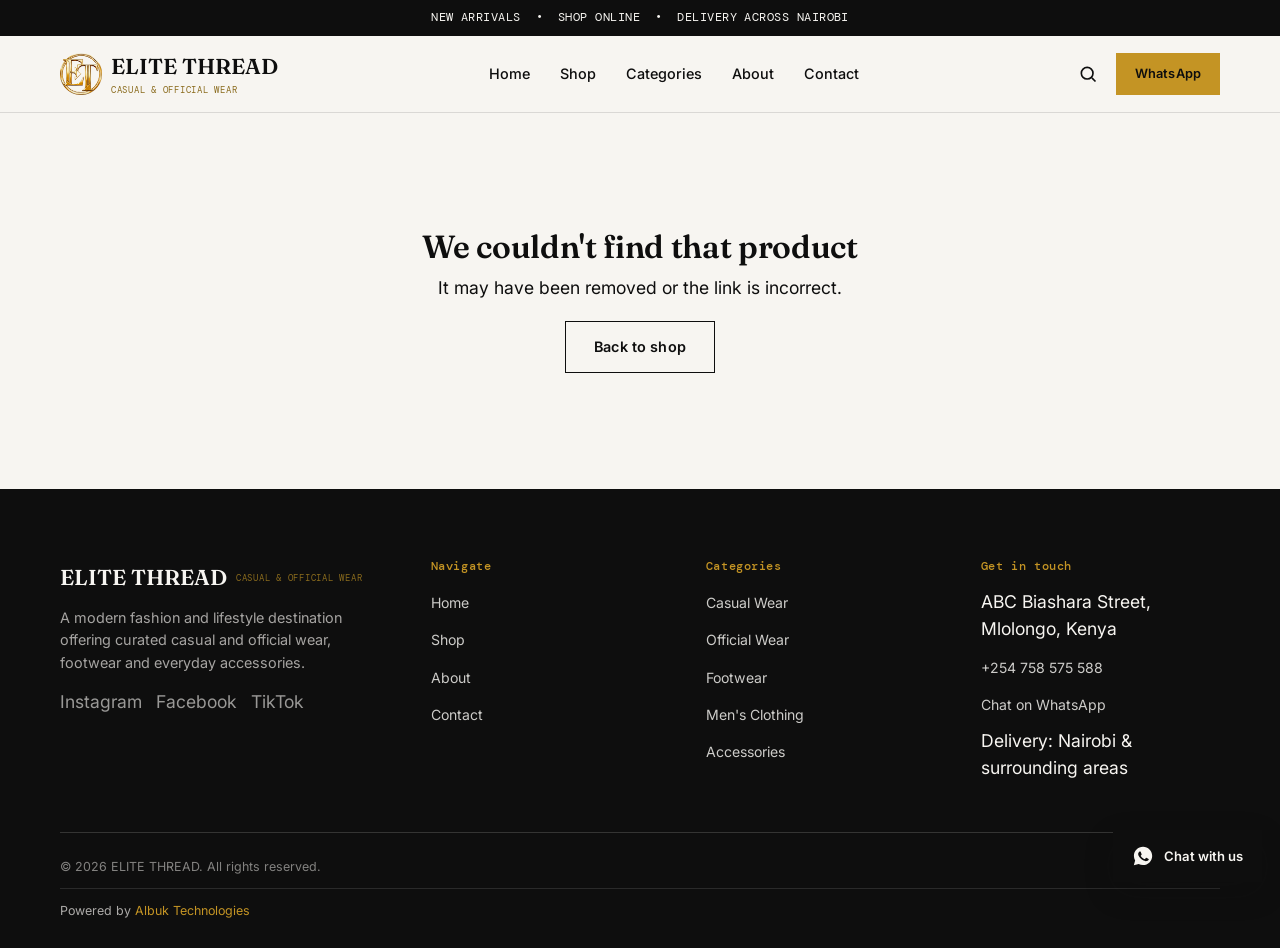
<file: product.html>
<!DOCTYPE html>
<html lang="en">
<head>
<meta charset="UTF-8">
<meta name="viewport" content="width=device-width, initial-scale=1.0">
<title>Product | ELITE THREAD</title>
<meta name="description" content="Shop casual and official wear, footwear and accessories at ELITE THREAD, Mlolongo, Kenya.">
<link rel="canonical" href="https://example.com/product.html">
<link rel="preconnect" href="https://fonts.googleapis.com">
<link rel="preconnect" href="https://fonts.gstatic.com" crossorigin>
<link href="https://fonts.googleapis.com/css2?family=Fraunces:opsz,wght@9..144,500;9..144,600&amp;family=Inter:wght@400;500;600&amp;family=DM+Mono:wght@400;500&amp;display=swap" rel="stylesheet">
<link rel="icon" type="image/png" href="images/logo/favicon.png">
<link rel="stylesheet" href="css/style.css">
</head>
<body data-base="">

<div class="announce">NEW ARRIVALS &nbsp;•&nbsp; SHOP ONLINE &nbsp;•&nbsp; DELIVERY ACROSS NAIROBI</div>

<header class="site-header">
  <div class="nav-bar">
    <a href="index.html" class="logo">
      <img src="images/logo/elite-thread-approved-logo.png" alt="ELITE THREAD approved ET logo" width="44" height="44">
      <span>ELITE THREAD<span class="tagline">CASUAL &amp; OFFICIAL WEAR</span></span>
    </a>
    <nav class="nav-links" aria-label="Primary">
      <a href="index.html">Home</a>
      <a href="shop.html">Shop</a>
      <div class="has-mega">
        <a href="shop.html">Categories</a>
        <div class="mega-menu">
          <a href="categories/casual-wear.html">Casual Wear</a>
          <a href="categories/official-wear.html">Official Wear</a>
          <a href="categories/footwear.html">Footwear</a>
          <a href="categories/mens-clothing.html">Men's Clothing</a>
          <a href="categories/mens-footwear.html">Men's Footwear</a>
          <a href="categories/accessories.html">Accessories</a>
        </div>
      </div>
      <a href="about.html">About</a>
      <a href="contact.html">Contact</a>
    </nav>
    <div class="nav-actions">
      <button class="icon-btn" data-search-open aria-label="Search products">
        <svg width="20" height="20" viewBox="0 0 24 24" fill="none" stroke="currentColor" stroke-width="2"><circle cx="11" cy="11" r="7"/><line x1="21" y1="21" x2="16.65" y2="16.65"/></svg>
      </button>
      <a class="btn btn--sm btn--gold" href="#" data-wa-general>WhatsApp</a>
      <button class="hamburger" data-nav-toggle aria-expanded="false" aria-controls="mobile-nav" aria-label="Open menu">
        <span></span><span></span><span></span>
      </button>
    </div>
  </div>
</header>

<div class="mobile-nav" data-mobile-nav id="mobile-nav">
  <div class="mobile-nav__head">
    <span class="logo">ELITE THREAD</span>
    <button class="icon-btn" data-nav-close aria-label="Close menu">
      <svg width="22" height="22" viewBox="0 0 24 24" fill="none" stroke="currentColor" stroke-width="2"><line x1="4" y1="4" x2="20" y2="20"/><line x1="20" y1="4" x2="4" y2="20"/></svg>
    </button>
  </div>
  <ul class="mobile-nav__links">
    <li><a href="index.html">Home</a></li>
    <li><a href="shop.html">Shop</a></li>
    <li>
      <a href="shop.html">Categories</a>
      <ul class="mobile-nav__sub">
        <li><a href="categories/casual-wear.html">Casual Wear</a></li>
        <li><a href="categories/official-wear.html">Official Wear</a></li>
        <li><a href="categories/footwear.html">Footwear</a></li>
        <li><a href="categories/mens-clothing.html">Men's Clothing</a></li>
        <li><a href="categories/mens-footwear.html">Men's Footwear</a></li>
        <li><a href="categories/accessories.html">Accessories</a></li>
      </ul>
    </li>
    <li><a href="about.html">About</a></li>
    <li><a href="contact.html">Contact</a></li>
  </ul>
  <div class="mobile-nav__cta">
    <a class="btn btn--gold btn--full" href="#" data-wa-general>Chat on WhatsApp</a>
  </div>
</div>

<div class="search-overlay" data-search-overlay>
  <div class="search-panel">
    <form role="search">
      <input type="search" placeholder="Search products…" aria-label="Search products" autocomplete="off">
      <button type="button" class="icon-btn" data-search-close aria-label="Close search">
        <svg width="20" height="20" viewBox="0 0 24 24" fill="none" stroke="currentColor" stroke-width="2"><line x1="4" y1="4" x2="20" y2="20"/><line x1="20" y1="4" x2="4" y2="20"/></svg>
      </button>
    </form>
    <div class="search-results" data-search-results></div>
  </div>
</div>

<main class="section--tight" data-product-page>
  <!-- Populated by js/app.js (initProductPage) based on ?id= in the URL -->
</main>

<footer class="site-footer">
  <div class="container">
    <div class="footer-grid">
      <div class="footer-brand">
        <span class="logo">ELITE THREAD<span class="tagline">CASUAL &amp; OFFICIAL WEAR</span></span>
        <p>A modern fashion and lifestyle destination offering curated casual and official wear, footwear and everyday accessories.</p>
        <div class="social-row">
          <a href="#" aria-label="Instagram">Instagram</a>
          <a href="#" aria-label="Facebook">Facebook</a>
          <a href="#" aria-label="TikTok">TikTok</a>
        </div>
      </div>
      <div class="footer-col">
        <h4>Navigate</h4>
        <ul>
          <li><a href="index.html">Home</a></li>
          <li><a href="shop.html">Shop</a></li>
          <li><a href="about.html">About</a></li>
          <li><a href="contact.html">Contact</a></li>
        </ul>
      </div>
      <div class="footer-col">
        <h4>Categories</h4>
        <ul>
          <li><a href="categories/casual-wear.html">Casual Wear</a></li>
          <li><a href="categories/official-wear.html">Official Wear</a></li>
          <li><a href="categories/footwear.html">Footwear</a></li>
          <li><a href="categories/mens-clothing.html">Men's Clothing</a></li>
          <li><a href="categories/accessories.html">Accessories</a></li>
        </ul>
      </div>
      <div class="footer-col">
        <h4>Get in touch</h4>
        <ul>
          <li>ABC Biashara Street, Mlolongo, Kenya</li>
          <li><a href="tel:+254758575588">+254 758 575 588</a></li>
          <li><a href="#" data-wa-general>Chat on WhatsApp</a></li>
          <li>Delivery: Nairobi &amp; surrounding areas</li>
        </ul>
      </div>
    </div>
    <div class="footer-bottom">
      <span>&copy; <span data-year></span> ELITE THREAD. All rights reserved.</span>
      <span>Mlolongo, Kenya</span>
    </div>
    <div class="powered-by">Powered by <a href="https://albuksystems.github.io/" target="_blank" rel="noopener">Albuk Technologies</a></div>
  </div>
</footer>

<a class="wa-float" href="#" data-wa-general aria-label="Chat with ELITE THREAD on WhatsApp">
  <svg width="22" height="22" viewBox="0 0 24 24" fill="currentColor"><path d="M12.04 2c-5.5 0-9.96 4.46-9.96 9.96 0 1.76.46 3.44 1.34 4.94L2 22l5.24-1.37a9.9 9.9 0 0 0 4.8 1.22h.01c5.5 0 9.96-4.46 9.96-9.96C22 6.46 17.54 2 12.04 2zm5.8 14.24c-.24.68-1.4 1.3-1.93 1.35-.5.05-.98.24-3.3-.7-2.8-1.14-4.6-3.98-4.74-4.16-.14-.19-1.13-1.5-1.13-2.87 0-1.36.71-2.03.97-2.31.25-.28.55-.35.73-.35.18 0 .37 0 .53.01.17.01.4-.06.62.48.24.58.8 2 .87 2.14.07.14.12.31.02.5-.1.19-.15.31-.3.48-.15.17-.31.38-.44.51-.15.15-.3.31-.13.6.17.29.75 1.24 1.62 2 1.11.99 2.05 1.3 2.34 1.44.29.15.46.13.63-.08.17-.2.72-.84.91-1.13.19-.29.38-.24.63-.14.26.1 1.64.77 1.92.91.29.15.48.22.55.34.07.13.07.72-.17 1.4z"/></svg>
  <span class="wa-float__label">Chat with us</span>
</a>

<script src="js/products.js"></script>
<script src="js/app.js"></script>
</body>
</html>
</file>
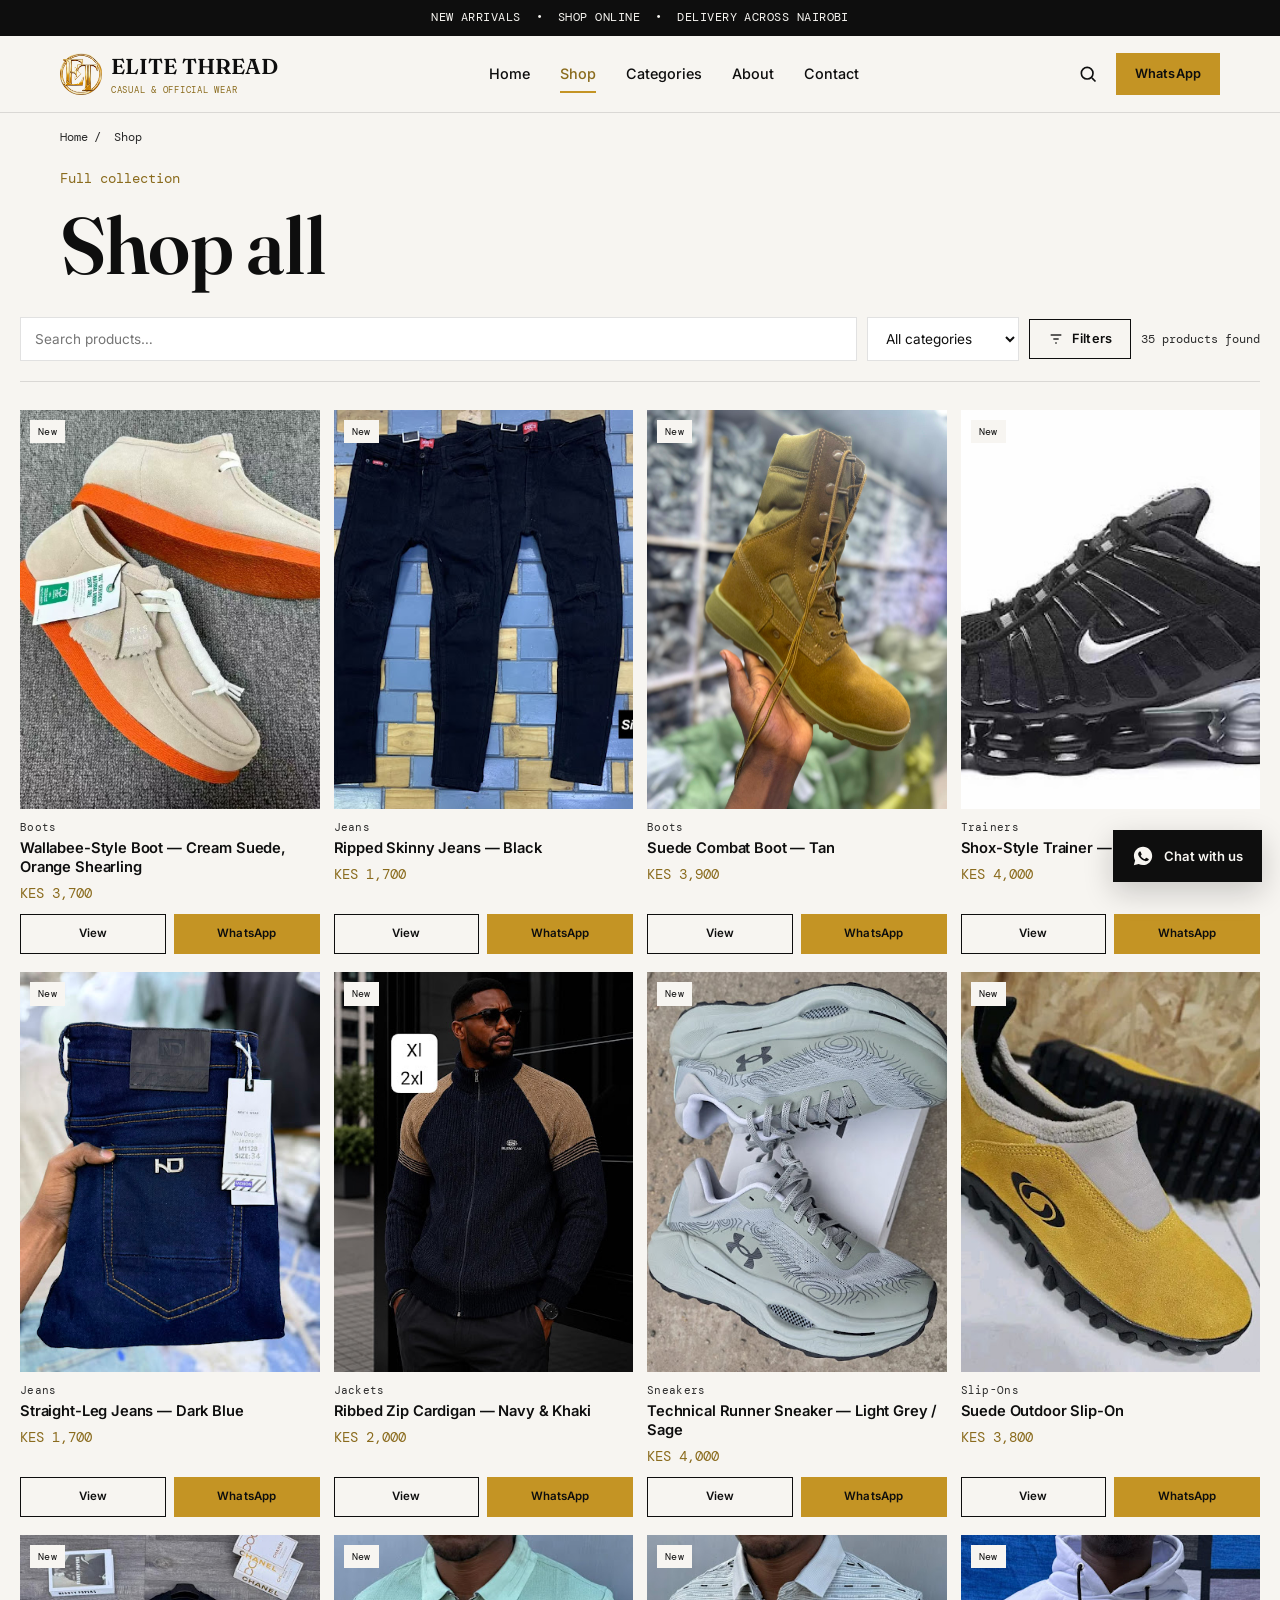
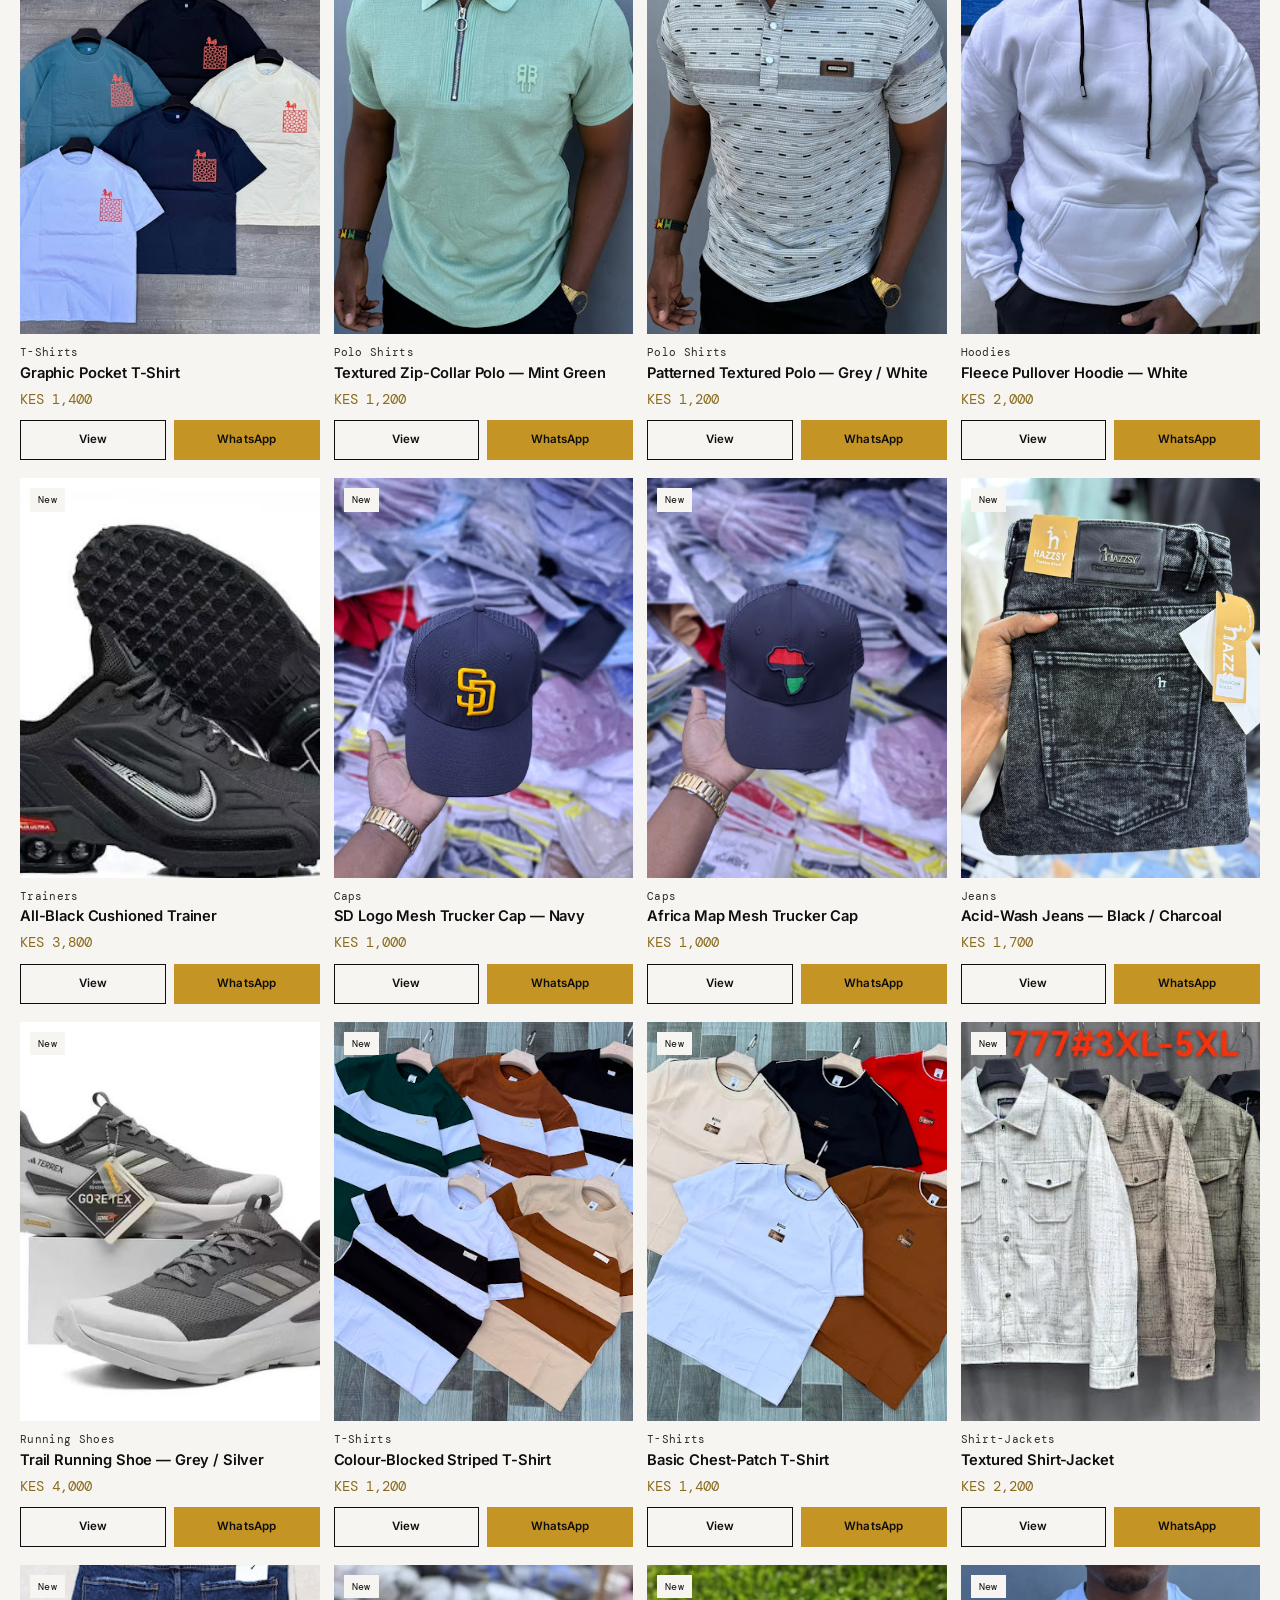
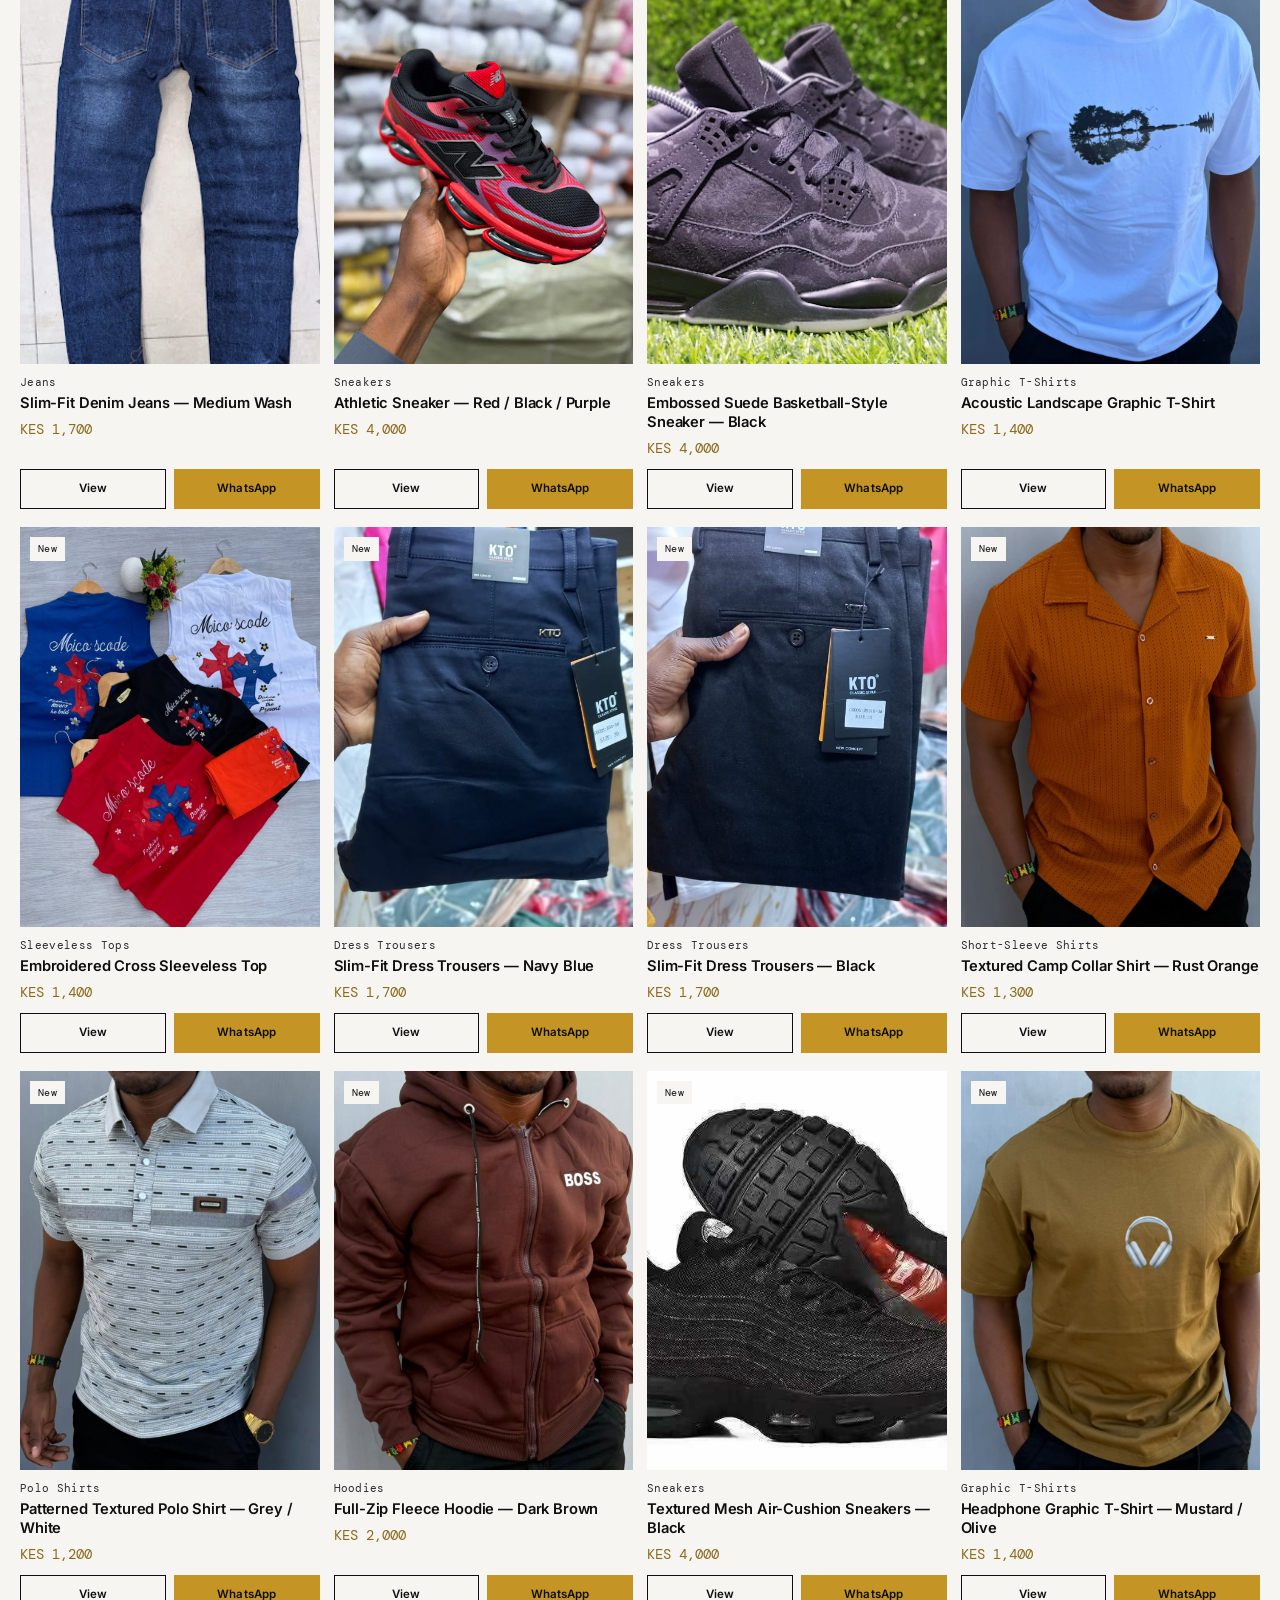
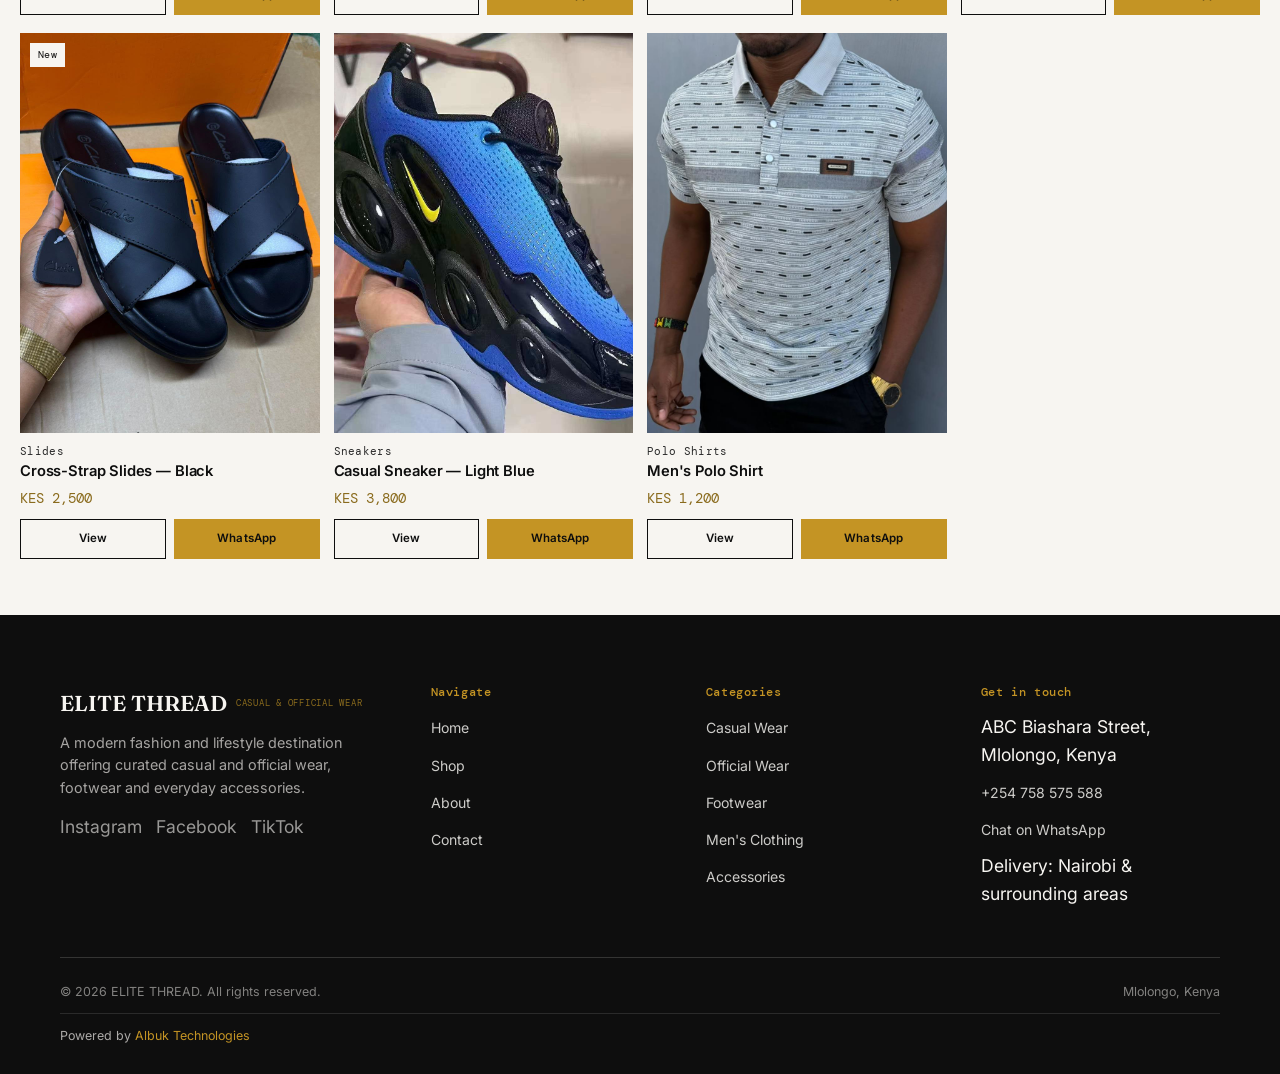
<file: shop.html>
<!DOCTYPE html>
<html lang="en">
<head>
<meta charset="UTF-8">
<meta name="viewport" content="width=device-width, initial-scale=1.0">
<title>Shop All | ELITE THREAD</title>
<meta name="description" content="Browse the full ELITE THREAD collection — casual and official wear, footwear and accessories. Search, filter and order via WhatsApp with delivery across Nairobi.">
<link rel="canonical" href="https://example.com/shop.html">
<meta property="og:type" content="website">
<meta property="og:title" content="Shop All | ELITE THREAD">
<meta property="og:description" content="Browse the full ELITE THREAD collection of casual and official wear, footwear and accessories.">
<link rel="preconnect" href="https://fonts.googleapis.com">
<link rel="preconnect" href="https://fonts.gstatic.com" crossorigin>
<link href="https://fonts.googleapis.com/css2?family=Fraunces:opsz,wght@9..144,500;9..144,600&amp;family=Inter:wght@400;500;600&amp;family=DM+Mono:wght@400;500&amp;display=swap" rel="stylesheet">
<link rel="icon" type="image/png" href="images/logo/favicon.png">
<link rel="stylesheet" href="css/style.css">
</head>
<body data-base="">

<div class="announce">NEW ARRIVALS &nbsp;•&nbsp; SHOP ONLINE &nbsp;•&nbsp; DELIVERY ACROSS NAIROBI</div>

<header class="site-header">
  <div class="nav-bar">
    <a href="index.html" class="logo">
      <img src="images/logo/elite-thread-approved-logo.png" alt="ELITE THREAD approved ET logo" width="44" height="44">
      <span>ELITE THREAD<span class="tagline">CASUAL &amp; OFFICIAL WEAR</span></span>
    </a>
    <nav class="nav-links" aria-label="Primary">
      <a href="index.html">Home</a>
      <a href="shop.html" class="is-active">Shop</a>
      <div class="has-mega">
        <a href="shop.html">Categories</a>
        <div class="mega-menu">
          <a href="categories/casual-wear.html">Casual Wear</a>
          <a href="categories/official-wear.html">Official Wear</a>
          <a href="categories/footwear.html">Footwear</a>
          <a href="categories/mens-clothing.html">Men's Clothing</a>
          <a href="categories/mens-footwear.html">Men's Footwear</a>
          <a href="categories/accessories.html">Accessories</a>
        </div>
      </div>
      <a href="about.html">About</a>
      <a href="contact.html">Contact</a>
    </nav>
    <div class="nav-actions">
      <button class="icon-btn" data-search-open aria-label="Search products">
        <svg width="20" height="20" viewBox="0 0 24 24" fill="none" stroke="currentColor" stroke-width="2"><circle cx="11" cy="11" r="7"/><line x1="21" y1="21" x2="16.65" y2="16.65"/></svg>
      </button>
      <a class="btn btn--sm btn--gold" href="#" data-wa-general>WhatsApp</a>
      <button class="hamburger" data-nav-toggle aria-expanded="false" aria-controls="mobile-nav" aria-label="Open menu">
        <span></span><span></span><span></span>
      </button>
    </div>
  </div>
</header>

<div class="mobile-nav" data-mobile-nav id="mobile-nav">
  <div class="mobile-nav__head">
    <span class="logo">ELITE THREAD</span>
    <button class="icon-btn" data-nav-close aria-label="Close menu">
      <svg width="22" height="22" viewBox="0 0 24 24" fill="none" stroke="currentColor" stroke-width="2"><line x1="4" y1="4" x2="20" y2="20"/><line x1="20" y1="4" x2="4" y2="20"/></svg>
    </button>
  </div>
  <ul class="mobile-nav__links">
    <li><a href="index.html">Home</a></li>
    <li><a href="shop.html">Shop</a></li>
    <li>
      <a href="shop.html">Categories</a>
      <ul class="mobile-nav__sub">
        <li><a href="categories/casual-wear.html">Casual Wear</a></li>
        <li><a href="categories/official-wear.html">Official Wear</a></li>
        <li><a href="categories/footwear.html">Footwear</a></li>
        <li><a href="categories/mens-clothing.html">Men's Clothing</a></li>
        <li><a href="categories/mens-footwear.html">Men's Footwear</a></li>
        <li><a href="categories/accessories.html">Accessories</a></li>
      </ul>
    </li>
    <li><a href="about.html">About</a></li>
    <li><a href="contact.html">Contact</a></li>
  </ul>
  <div class="mobile-nav__cta">
    <a class="btn btn--gold btn--full" href="#" data-wa-general>Chat on WhatsApp</a>
  </div>
</div>

<div class="search-overlay" data-search-overlay>
  <div class="search-panel">
    <form role="search">
      <input type="search" placeholder="Search products…" aria-label="Search products" autocomplete="off">
      <button type="button" class="icon-btn" data-search-close aria-label="Close search">
        <svg width="20" height="20" viewBox="0 0 24 24" fill="none" stroke="currentColor" stroke-width="2"><line x1="4" y1="4" x2="20" y2="20"/><line x1="20" y1="4" x2="4" y2="20"/></svg>
      </button>
    </form>
    <div class="search-results" data-search-results></div>
  </div>
</div>

<main>
  <div class="container">
    <nav class="breadcrumb" aria-label="Breadcrumb">
      <a href="index.html">Home</a><span class="sep">/</span> Shop
    </nav>
    <div style="margin-bottom:28px;">
      <span class="eyebrow">Full collection</span>
      <h1>Shop all</h1>
    </div>
  </div>

  <section class="container section--tight" style="padding-top:0;">
    <div class="filters">
      <input type="search" class="search-input" data-listing-search placeholder="Search products…" aria-label="Search products">
      <select data-filter-category aria-label="Filter by category">
        <option value="">All categories</option>
      </select>
      <button type="button" class="btn btn--sm filter-toggle" data-filter-open>
        <svg width="16" height="16" viewBox="0 0 24 24" fill="none" stroke="currentColor" stroke-width="2"><line x1="4" y1="6" x2="20" y2="6"/><line x1="8" y1="12" x2="16" y2="12"/><line x1="11" y1="18" x2="13" y2="18"/></svg>
        Filters
      </button>
      <span class="results-count mono" data-results-count></span>
    </div>

    <div class="product-grid" data-listing-grid></div>
  </section>
</main>

<div class="filter-drawer" data-filter-drawer>
  <div class="filter-drawer__backdrop" data-filter-close></div>
  <div class="filter-drawer__panel">
    <h4>Filter &amp; sort</h4>
    <div class="field">
      <label for="type-select">Product type</label>
      <select id="type-select" data-filter-type>
        <option value="">All types</option>
      </select>
    </div>
    <div class="field">
      <label for="sort-select">Sort by</label>
      <select id="sort-select" data-filter-sort>
        <option value="newest">Newest</option>
        <option value="price-asc">Price: low to high</option>
        <option value="price-desc">Price: high to low</option>
        <option value="name-asc">Name: A–Z</option>
      </select>
    </div>
    <button class="btn btn--primary btn--full" data-filter-apply>Show results</button>
  </div>
</div>

<footer class="site-footer">
  <div class="container">
    <div class="footer-grid">
      <div class="footer-brand">
        <span class="logo">ELITE THREAD<span class="tagline">CASUAL &amp; OFFICIAL WEAR</span></span>
        <p>A modern fashion and lifestyle destination offering curated casual and official wear, footwear and everyday accessories.</p>
        <div class="social-row">
          <a href="#" aria-label="Instagram">Instagram</a>
          <a href="#" aria-label="Facebook">Facebook</a>
          <a href="#" aria-label="TikTok">TikTok</a>
        </div>
      </div>
      <div class="footer-col">
        <h4>Navigate</h4>
        <ul>
          <li><a href="index.html">Home</a></li>
          <li><a href="shop.html">Shop</a></li>
          <li><a href="about.html">About</a></li>
          <li><a href="contact.html">Contact</a></li>
        </ul>
      </div>
      <div class="footer-col">
        <h4>Categories</h4>
        <ul>
          <li><a href="categories/casual-wear.html">Casual Wear</a></li>
          <li><a href="categories/official-wear.html">Official Wear</a></li>
          <li><a href="categories/footwear.html">Footwear</a></li>
          <li><a href="categories/mens-clothing.html">Men's Clothing</a></li>
          <li><a href="categories/accessories.html">Accessories</a></li>
        </ul>
      </div>
      <div class="footer-col">
        <h4>Get in touch</h4>
        <ul>
          <li>ABC Biashara Street, Mlolongo, Kenya</li>
          <li><a href="tel:+254758575588">+254 758 575 588</a></li>
          <li><a href="#" data-wa-general>Chat on WhatsApp</a></li>
          <li>Delivery: Nairobi &amp; surrounding areas</li>
        </ul>
      </div>
    </div>
    <div class="footer-bottom">
      <span>&copy; <span data-year></span> ELITE THREAD. All rights reserved.</span>
      <span>Mlolongo, Kenya</span>
    </div>
    <div class="powered-by">Powered by <a href="https://albuksystems.github.io/" target="_blank" rel="noopener">Albuk Technologies</a></div>
  </div>
</footer>

<a class="wa-float" href="#" data-wa-general aria-label="Chat with ELITE THREAD on WhatsApp">
  <svg width="22" height="22" viewBox="0 0 24 24" fill="currentColor"><path d="M12.04 2c-5.5 0-9.96 4.46-9.96 9.96 0 1.76.46 3.44 1.34 4.94L2 22l5.24-1.37a9.9 9.9 0 0 0 4.8 1.22h.01c5.5 0 9.96-4.46 9.96-9.96C22 6.46 17.54 2 12.04 2zm5.8 14.24c-.24.68-1.4 1.3-1.93 1.35-.5.05-.98.24-3.3-.7-2.8-1.14-4.6-3.98-4.74-4.16-.14-.19-1.13-1.5-1.13-2.87 0-1.36.71-2.03.97-2.31.25-.28.55-.35.73-.35.18 0 .37 0 .53.01.17.01.4-.06.62.48.24.58.8 2 .87 2.14.07.14.12.31.02.5-.1.19-.15.31-.3.48-.15.17-.31.38-.44.51-.15.15-.3.31-.13.6.17.29.75 1.24 1.62 2 1.11.99 2.05 1.3 2.34 1.44.29.15.46.13.63-.08.17-.2.72-.84.91-1.13.19-.29.38-.24.63-.14.26.1 1.64.77 1.92.91.29.15.48.22.55.34.07.13.07.72-.17 1.4z"/></svg>
  <span class="wa-float__label">Chat with us</span>
</a>

<script src="js/products.js"></script>
<script src="js/app.js"></script>
</body>
</html>
</file>
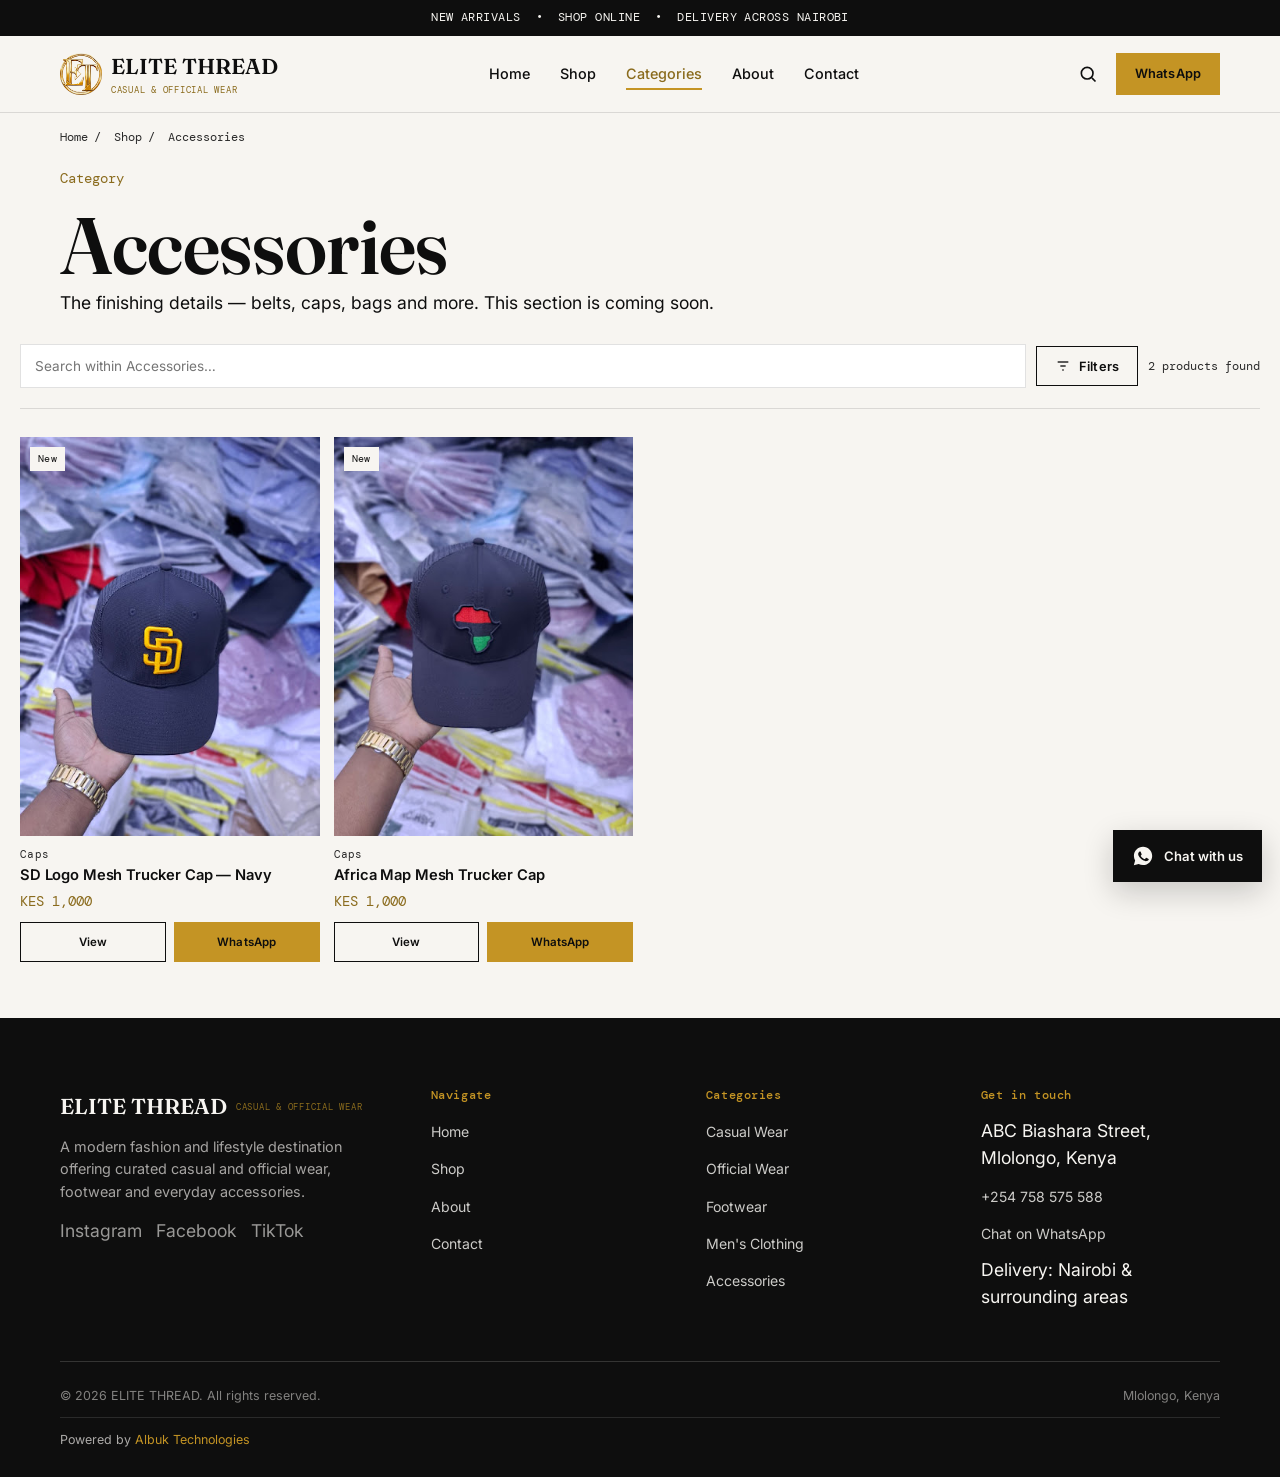
<file: categories/accessories.html>
<!DOCTYPE html>
<html lang="en">
<head>
<meta charset="UTF-8">
<meta name="viewport" content="width=device-width, initial-scale=1.0">
<title>Accessories | ELITE THREAD</title>
<meta name="description" content="Accessories from ELITE THREAD, Mlolongo — coming soon. Order current pieces via WhatsApp with delivery across Nairobi and surrounding areas.">
<link rel="canonical" href="https://example.com/categories/accessories.html">
<link rel="preconnect" href="https://fonts.googleapis.com">
<link rel="preconnect" href="https://fonts.gstatic.com" crossorigin>
<link href="https://fonts.googleapis.com/css2?family=Fraunces:opsz,wght@9..144,500;9..144,600&amp;family=Inter:wght@400;500;600&amp;family=DM+Mono:wght@400;500&amp;display=swap" rel="stylesheet">
<link rel="icon" type="image/png" href="../images/logo/favicon.png">
<link rel="stylesheet" href="../css/style.css">
</head>
<body data-base="../" data-category="accessories">

<div class="announce">NEW ARRIVALS &nbsp;&bull;&nbsp; SHOP ONLINE &nbsp;&bull;&nbsp; DELIVERY ACROSS NAIROBI</div>

<header class="site-header">
  <div class="nav-bar">
    <a href="../index.html" class="logo">
      <img src="../images/logo/elite-thread-approved-logo.png" alt="ELITE THREAD approved ET logo" width="44" height="44">
      <span>ELITE THREAD<span class="tagline">CASUAL &amp; OFFICIAL WEAR</span></span>
    </a>
    <nav class="nav-links" aria-label="Primary">
      <a href="../index.html">Home</a>
      <a href="../shop.html">Shop</a>
      <div class="has-mega">
        <a href="../shop.html" class="is-active">Categories</a>
        <div class="mega-menu">
          <a href="casual-wear.html">Casual Wear</a>
          <a href="official-wear.html">Official Wear</a>
          <a href="footwear.html">Footwear</a>
          <a href="mens-clothing.html">Men's Clothing</a>
          <a href="mens-footwear.html">Men's Footwear</a>
          <a href="accessories.html">Accessories</a>
        </div>
      </div>
      <a href="../about.html">About</a>
      <a href="../contact.html">Contact</a>
    </nav>
    <div class="nav-actions">
      <button class="icon-btn" data-search-open aria-label="Search products">
        <svg width="20" height="20" viewBox="0 0 24 24" fill="none" stroke="currentColor" stroke-width="2"><circle cx="11" cy="11" r="7"/><line x1="21" y1="21" x2="16.65" y2="16.65"/></svg>
      </button>
      <a class="btn btn--sm btn--gold" href="#" data-wa-general>WhatsApp</a>
      <button class="hamburger" data-nav-toggle aria-expanded="false" aria-controls="mobile-nav" aria-label="Open menu">
        <span></span><span></span><span></span>
      </button>
    </div>
  </div>
</header>

<div class="mobile-nav" data-mobile-nav id="mobile-nav">
  <div class="mobile-nav__head">
    <span class="logo">ELITE THREAD</span>
    <button class="icon-btn" data-nav-close aria-label="Close menu">
      <svg width="22" height="22" viewBox="0 0 24 24" fill="none" stroke="currentColor" stroke-width="2"><line x1="4" y1="4" x2="20" y2="20"/><line x1="20" y1="4" x2="4" y2="20"/></svg>
    </button>
  </div>
  <ul class="mobile-nav__links">
    <li><a href="../index.html">Home</a></li>
    <li><a href="../shop.html">Shop</a></li>
    <li>
      <a href="../shop.html">Categories</a>
      <ul class="mobile-nav__sub">
        <li><a href="casual-wear.html">Casual Wear</a></li>
        <li><a href="official-wear.html">Official Wear</a></li>
        <li><a href="footwear.html">Footwear</a></li>
        <li><a href="mens-clothing.html">Men's Clothing</a></li>
        <li><a href="mens-footwear.html">Men's Footwear</a></li>
        <li><a href="accessories.html">Accessories</a></li>
      </ul>
    </li>
    <li><a href="../about.html">About</a></li>
    <li><a href="../contact.html">Contact</a></li>
  </ul>
  <div class="mobile-nav__cta">
    <a class="btn btn--gold btn--full" href="#" data-wa-general>Chat on WhatsApp</a>
  </div>
</div>

<div class="search-overlay" data-search-overlay>
  <div class="search-panel">
    <form role="search">
      <input type="search" placeholder="Search products…" aria-label="Search products" autocomplete="off">
      <button type="button" class="icon-btn" data-search-close aria-label="Close search">
        <svg width="20" height="20" viewBox="0 0 24 24" fill="none" stroke="currentColor" stroke-width="2"><line x1="4" y1="4" x2="20" y2="20"/><line x1="20" y1="4" x2="4" y2="20"/></svg>
      </button>
    </form>
    <div class="search-results" data-search-results></div>
  </div>
</div>

<main>
  <div class="container">
    <nav class="breadcrumb" aria-label="Breadcrumb">
      <a href="../index.html">Home</a><span class="sep">/</span>
      <a href="../shop.html">Shop</a><span class="sep">/</span>
      Accessories
    </nav>
    <div style="margin-bottom:28px;max-width:60ch;">
      <span class="eyebrow">Category</span>
      <h1>Accessories</h1>
      <p>The finishing details — belts, caps, bags and more. This section is coming soon.</p>
    </div>
  </div>

  <section class="container section--tight" style="padding-top:0;">
    <div class="filters">
      <input type="search" class="search-input" data-listing-search placeholder="Search within Accessories…" aria-label="Search within Accessories">
      <button type="button" class="btn btn--sm filter-toggle" data-filter-open>
        <svg width="16" height="16" viewBox="0 0 24 24" fill="none" stroke="currentColor" stroke-width="2"><line x1="4" y1="6" x2="20" y2="6"/><line x1="8" y1="12" x2="16" y2="12"/><line x1="11" y1="18" x2="13" y2="18"/></svg>
        Filters
      </button>
      <span class="results-count mono" data-results-count></span>
    </div>

    <div class="product-grid" data-listing-grid></div>
  </section>
</main>

<div class="filter-drawer" data-filter-drawer>
  <div class="filter-drawer__backdrop" data-filter-close></div>
  <div class="filter-drawer__panel">
    <h4>Filter &amp; sort</h4>
    <div class="field">
      <label for="type-select">Product type</label>
      <select id="type-select" data-filter-type>
        <option value="">All types</option>
      </select>
    </div>
    <div class="field">
      <label for="sort-select">Sort by</label>
      <select id="sort-select" data-filter-sort>
        <option value="newest">Newest</option>
        <option value="price-asc">Price: low to high</option>
        <option value="price-desc">Price: high to low</option>
        <option value="name-asc">Name: A&ndash;Z</option>
      </select>
    </div>
    <button class="btn btn--primary btn--full" data-filter-apply>Show results</button>
  </div>
</div>

<footer class="site-footer">
  <div class="container">
    <div class="footer-grid">
      <div class="footer-brand">
        <span class="logo">ELITE THREAD<span class="tagline">CASUAL &amp; OFFICIAL WEAR</span></span>
        <p>A modern fashion and lifestyle destination offering curated casual and official wear, footwear and everyday accessories.</p>
        <div class="social-row">
          <a href="#" aria-label="Instagram">Instagram</a>
          <a href="#" aria-label="Facebook">Facebook</a>
          <a href="#" aria-label="TikTok">TikTok</a>
        </div>
      </div>
      <div class="footer-col">
        <h4>Navigate</h4>
        <ul>
          <li><a href="../index.html">Home</a></li>
          <li><a href="../shop.html">Shop</a></li>
          <li><a href="../about.html">About</a></li>
          <li><a href="../contact.html">Contact</a></li>
        </ul>
      </div>
      <div class="footer-col">
        <h4>Categories</h4>
        <ul>
          <li><a href="casual-wear.html">Casual Wear</a></li>
          <li><a href="official-wear.html">Official Wear</a></li>
          <li><a href="footwear.html">Footwear</a></li>
          <li><a href="mens-clothing.html">Men's Clothing</a></li>
          <li><a href="accessories.html">Accessories</a></li>
        </ul>
      </div>
      <div class="footer-col">
        <h4>Get in touch</h4>
        <ul>
          <li>ABC Biashara Street, Mlolongo, Kenya</li>
          <li><a href="tel:+254758575588">+254 758 575 588</a></li>
          <li><a href="#" data-wa-general>Chat on WhatsApp</a></li>
          <li>Delivery: Nairobi &amp; surrounding areas</li>
        </ul>
      </div>
    </div>
    <div class="footer-bottom">
      <span>&copy; <span data-year></span> ELITE THREAD. All rights reserved.</span>
      <span>Mlolongo, Kenya</span>
    </div>
    <div class="powered-by">Powered by <a href="https://albuksystems.github.io/" target="_blank" rel="noopener">Albuk Technologies</a></div>
  </div>
</footer>

<a class="wa-float" href="#" data-wa-general aria-label="Chat with ELITE THREAD on WhatsApp">
  <svg width="22" height="22" viewBox="0 0 24 24" fill="currentColor"><path d="M12.04 2c-5.5 0-9.96 4.46-9.96 9.96 0 1.76.46 3.44 1.34 4.94L2 22l5.24-1.37a9.9 9.9 0 0 0 4.8 1.22h.01c5.5 0 9.96-4.46 9.96-9.96C22 6.46 17.54 2 12.04 2zm5.8 14.24c-.24.68-1.4 1.3-1.93 1.35-.5.05-.98.24-3.3-.7-2.8-1.14-4.6-3.98-4.74-4.16-.14-.19-1.13-1.5-1.13-2.87 0-1.36.71-2.03.97-2.31.25-.28.55-.35.73-.35.18 0 .37 0 .53.01.17.01.4-.06.62.48.24.58.8 2 .87 2.14.07.14.12.31.02.5-.1.19-.15.31-.3.48-.15.17-.31.38-.44.51-.15.15-.3.31-.13.6.17.29.75 1.24 1.62 2 1.11.99 2.05 1.3 2.34 1.44.29.15.46.13.63-.08.17-.2.72-.84.91-1.13.19-.29.38-.24.63-.14.26.1 1.64.77 1.92.91.29.15.48.22.55.34.07.13.07.72-.17 1.4z"/></svg>
  <span class="wa-float__label">Chat with us</span>
</a>

<script src="../js/products.js"></script>
<script src="../js/app.js"></script>
</body>
</html>
</file>
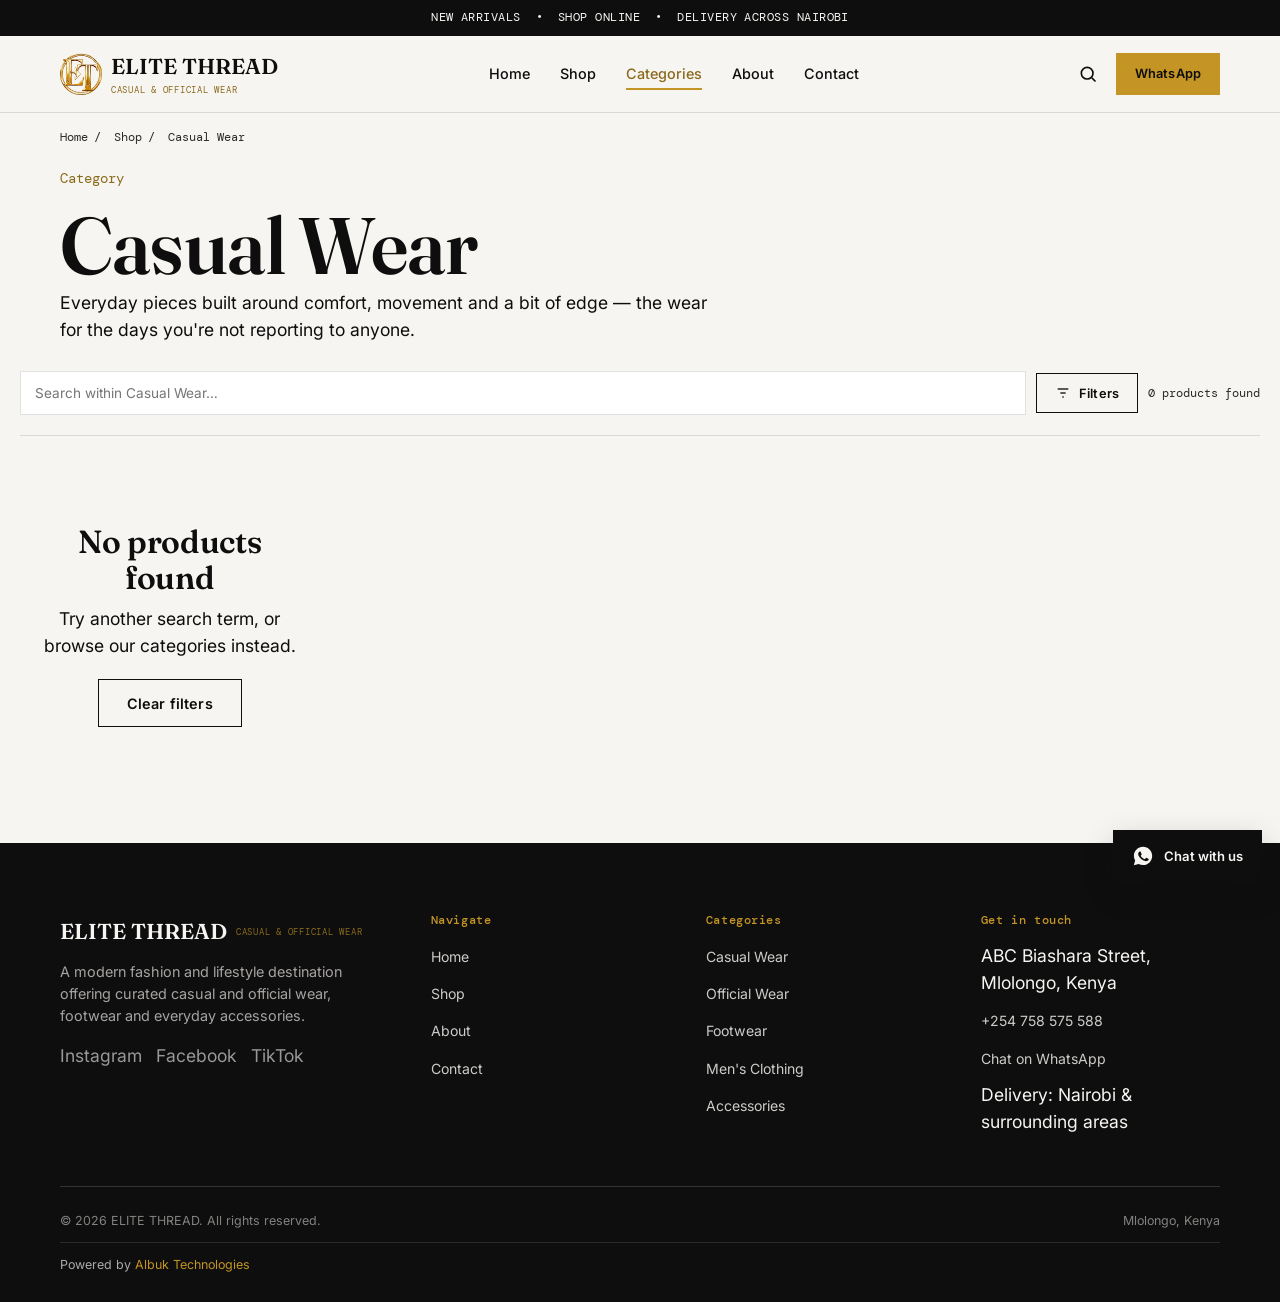
<file: categories/casual-wear.html>
<!DOCTYPE html>
<html lang="en">
<head>
<meta charset="UTF-8">
<meta name="viewport" content="width=device-width, initial-scale=1.0">
<title>Casual Wear | ELITE THREAD</title>
<meta name="description" content="Shop casual wear at ELITE THREAD — everyday pieces for Nairobi and beyond. Order via WhatsApp with delivery across Nairobi and surrounding areas.">
<link rel="canonical" href="https://example.com/categories/casual-wear.html">
<link rel="preconnect" href="https://fonts.googleapis.com">
<link rel="preconnect" href="https://fonts.gstatic.com" crossorigin>
<link href="https://fonts.googleapis.com/css2?family=Fraunces:opsz,wght@9..144,500;9..144,600&amp;family=Inter:wght@400;500;600&amp;family=DM+Mono:wght@400;500&amp;display=swap" rel="stylesheet">
<link rel="icon" type="image/png" href="../images/logo/favicon.png">
<link rel="stylesheet" href="../css/style.css">
</head>
<body data-base="../" data-category="casual-wear">

<div class="announce">NEW ARRIVALS &nbsp;&bull;&nbsp; SHOP ONLINE &nbsp;&bull;&nbsp; DELIVERY ACROSS NAIROBI</div>

<header class="site-header">
  <div class="nav-bar">
    <a href="../index.html" class="logo">
      <img src="../images/logo/elite-thread-approved-logo.png" alt="ELITE THREAD approved ET logo" width="44" height="44">
      <span>ELITE THREAD<span class="tagline">CASUAL &amp; OFFICIAL WEAR</span></span>
    </a>
    <nav class="nav-links" aria-label="Primary">
      <a href="../index.html">Home</a>
      <a href="../shop.html">Shop</a>
      <div class="has-mega">
        <a href="../shop.html" class="is-active">Categories</a>
        <div class="mega-menu">
          <a href="casual-wear.html">Casual Wear</a>
          <a href="official-wear.html">Official Wear</a>
          <a href="footwear.html">Footwear</a>
          <a href="mens-clothing.html">Men's Clothing</a>
          <a href="mens-footwear.html">Men's Footwear</a>
          <a href="accessories.html">Accessories</a>
        </div>
      </div>
      <a href="../about.html">About</a>
      <a href="../contact.html">Contact</a>
    </nav>
    <div class="nav-actions">
      <button class="icon-btn" data-search-open aria-label="Search products">
        <svg width="20" height="20" viewBox="0 0 24 24" fill="none" stroke="currentColor" stroke-width="2"><circle cx="11" cy="11" r="7"/><line x1="21" y1="21" x2="16.65" y2="16.65"/></svg>
      </button>
      <a class="btn btn--sm btn--gold" href="#" data-wa-general>WhatsApp</a>
      <button class="hamburger" data-nav-toggle aria-expanded="false" aria-controls="mobile-nav" aria-label="Open menu">
        <span></span><span></span><span></span>
      </button>
    </div>
  </div>
</header>

<div class="mobile-nav" data-mobile-nav id="mobile-nav">
  <div class="mobile-nav__head">
    <span class="logo">ELITE THREAD</span>
    <button class="icon-btn" data-nav-close aria-label="Close menu">
      <svg width="22" height="22" viewBox="0 0 24 24" fill="none" stroke="currentColor" stroke-width="2"><line x1="4" y1="4" x2="20" y2="20"/><line x1="20" y1="4" x2="4" y2="20"/></svg>
    </button>
  </div>
  <ul class="mobile-nav__links">
    <li><a href="../index.html">Home</a></li>
    <li><a href="../shop.html">Shop</a></li>
    <li>
      <a href="../shop.html">Categories</a>
      <ul class="mobile-nav__sub">
        <li><a href="casual-wear.html">Casual Wear</a></li>
        <li><a href="official-wear.html">Official Wear</a></li>
        <li><a href="footwear.html">Footwear</a></li>
        <li><a href="mens-clothing.html">Men's Clothing</a></li>
        <li><a href="mens-footwear.html">Men's Footwear</a></li>
        <li><a href="accessories.html">Accessories</a></li>
      </ul>
    </li>
    <li><a href="../about.html">About</a></li>
    <li><a href="../contact.html">Contact</a></li>
  </ul>
  <div class="mobile-nav__cta">
    <a class="btn btn--gold btn--full" href="#" data-wa-general>Chat on WhatsApp</a>
  </div>
</div>

<div class="search-overlay" data-search-overlay>
  <div class="search-panel">
    <form role="search">
      <input type="search" placeholder="Search products…" aria-label="Search products" autocomplete="off">
      <button type="button" class="icon-btn" data-search-close aria-label="Close search">
        <svg width="20" height="20" viewBox="0 0 24 24" fill="none" stroke="currentColor" stroke-width="2"><line x1="4" y1="4" x2="20" y2="20"/><line x1="20" y1="4" x2="4" y2="20"/></svg>
      </button>
    </form>
    <div class="search-results" data-search-results></div>
  </div>
</div>

<main>
  <div class="container">
    <nav class="breadcrumb" aria-label="Breadcrumb">
      <a href="../index.html">Home</a><span class="sep">/</span>
      <a href="../shop.html">Shop</a><span class="sep">/</span>
      Casual Wear
    </nav>
    <div style="margin-bottom:28px;max-width:60ch;">
      <span class="eyebrow">Category</span>
      <h1>Casual Wear</h1>
      <p>Everyday pieces built around comfort, movement and a bit of edge — the wear for the days you're not reporting to anyone.</p>
    </div>
  </div>

  <section class="container section--tight" style="padding-top:0;">
    <div class="filters">
      <input type="search" class="search-input" data-listing-search placeholder="Search within Casual Wear…" aria-label="Search within Casual Wear">
      <button type="button" class="btn btn--sm filter-toggle" data-filter-open>
        <svg width="16" height="16" viewBox="0 0 24 24" fill="none" stroke="currentColor" stroke-width="2"><line x1="4" y1="6" x2="20" y2="6"/><line x1="8" y1="12" x2="16" y2="12"/><line x1="11" y1="18" x2="13" y2="18"/></svg>
        Filters
      </button>
      <span class="results-count mono" data-results-count></span>
    </div>

    <div class="product-grid" data-listing-grid></div>
  </section>
</main>

<div class="filter-drawer" data-filter-drawer>
  <div class="filter-drawer__backdrop" data-filter-close></div>
  <div class="filter-drawer__panel">
    <h4>Filter &amp; sort</h4>
    <div class="field">
      <label for="type-select">Product type</label>
      <select id="type-select" data-filter-type>
        <option value="">All types</option>
      </select>
    </div>
    <div class="field">
      <label for="sort-select">Sort by</label>
      <select id="sort-select" data-filter-sort>
        <option value="newest">Newest</option>
        <option value="price-asc">Price: low to high</option>
        <option value="price-desc">Price: high to low</option>
        <option value="name-asc">Name: A&ndash;Z</option>
      </select>
    </div>
    <button class="btn btn--primary btn--full" data-filter-apply>Show results</button>
  </div>
</div>

<footer class="site-footer">
  <div class="container">
    <div class="footer-grid">
      <div class="footer-brand">
        <span class="logo">ELITE THREAD<span class="tagline">CASUAL &amp; OFFICIAL WEAR</span></span>
        <p>A modern fashion and lifestyle destination offering curated casual and official wear, footwear and everyday accessories.</p>
        <div class="social-row">
          <a href="#" aria-label="Instagram">Instagram</a>
          <a href="#" aria-label="Facebook">Facebook</a>
          <a href="#" aria-label="TikTok">TikTok</a>
        </div>
      </div>
      <div class="footer-col">
        <h4>Navigate</h4>
        <ul>
          <li><a href="../index.html">Home</a></li>
          <li><a href="../shop.html">Shop</a></li>
          <li><a href="../about.html">About</a></li>
          <li><a href="../contact.html">Contact</a></li>
        </ul>
      </div>
      <div class="footer-col">
        <h4>Categories</h4>
        <ul>
          <li><a href="casual-wear.html">Casual Wear</a></li>
          <li><a href="official-wear.html">Official Wear</a></li>
          <li><a href="footwear.html">Footwear</a></li>
          <li><a href="mens-clothing.html">Men's Clothing</a></li>
          <li><a href="accessories.html">Accessories</a></li>
        </ul>
      </div>
      <div class="footer-col">
        <h4>Get in touch</h4>
        <ul>
          <li>ABC Biashara Street, Mlolongo, Kenya</li>
          <li><a href="tel:+254758575588">+254 758 575 588</a></li>
          <li><a href="#" data-wa-general>Chat on WhatsApp</a></li>
          <li>Delivery: Nairobi &amp; surrounding areas</li>
        </ul>
      </div>
    </div>
    <div class="footer-bottom">
      <span>&copy; <span data-year></span> ELITE THREAD. All rights reserved.</span>
      <span>Mlolongo, Kenya</span>
    </div>
    <div class="powered-by">Powered by <a href="https://albuksystems.github.io/" target="_blank" rel="noopener">Albuk Technologies</a></div>
  </div>
</footer>

<a class="wa-float" href="#" data-wa-general aria-label="Chat with ELITE THREAD on WhatsApp">
  <svg width="22" height="22" viewBox="0 0 24 24" fill="currentColor"><path d="M12.04 2c-5.5 0-9.96 4.46-9.96 9.96 0 1.76.46 3.44 1.34 4.94L2 22l5.24-1.37a9.9 9.9 0 0 0 4.8 1.22h.01c5.5 0 9.96-4.46 9.96-9.96C22 6.46 17.54 2 12.04 2zm5.8 14.24c-.24.68-1.4 1.3-1.93 1.35-.5.05-.98.24-3.3-.7-2.8-1.14-4.6-3.98-4.74-4.16-.14-.19-1.13-1.5-1.13-2.87 0-1.36.71-2.03.97-2.31.25-.28.55-.35.73-.35.18 0 .37 0 .53.01.17.01.4-.06.62.48.24.58.8 2 .87 2.14.07.14.12.31.02.5-.1.19-.15.31-.3.48-.15.17-.31.38-.44.51-.15.15-.3.31-.13.6.17.29.75 1.24 1.62 2 1.11.99 2.05 1.3 2.34 1.44.29.15.46.13.63-.08.17-.2.72-.84.91-1.13.19-.29.38-.24.63-.14.26.1 1.64.77 1.92.91.29.15.48.22.55.34.07.13.07.72-.17 1.4z"/></svg>
  <span class="wa-float__label">Chat with us</span>
</a>

<script src="../js/products.js"></script>
<script src="../js/app.js"></script>
</body>
</html>
</file>
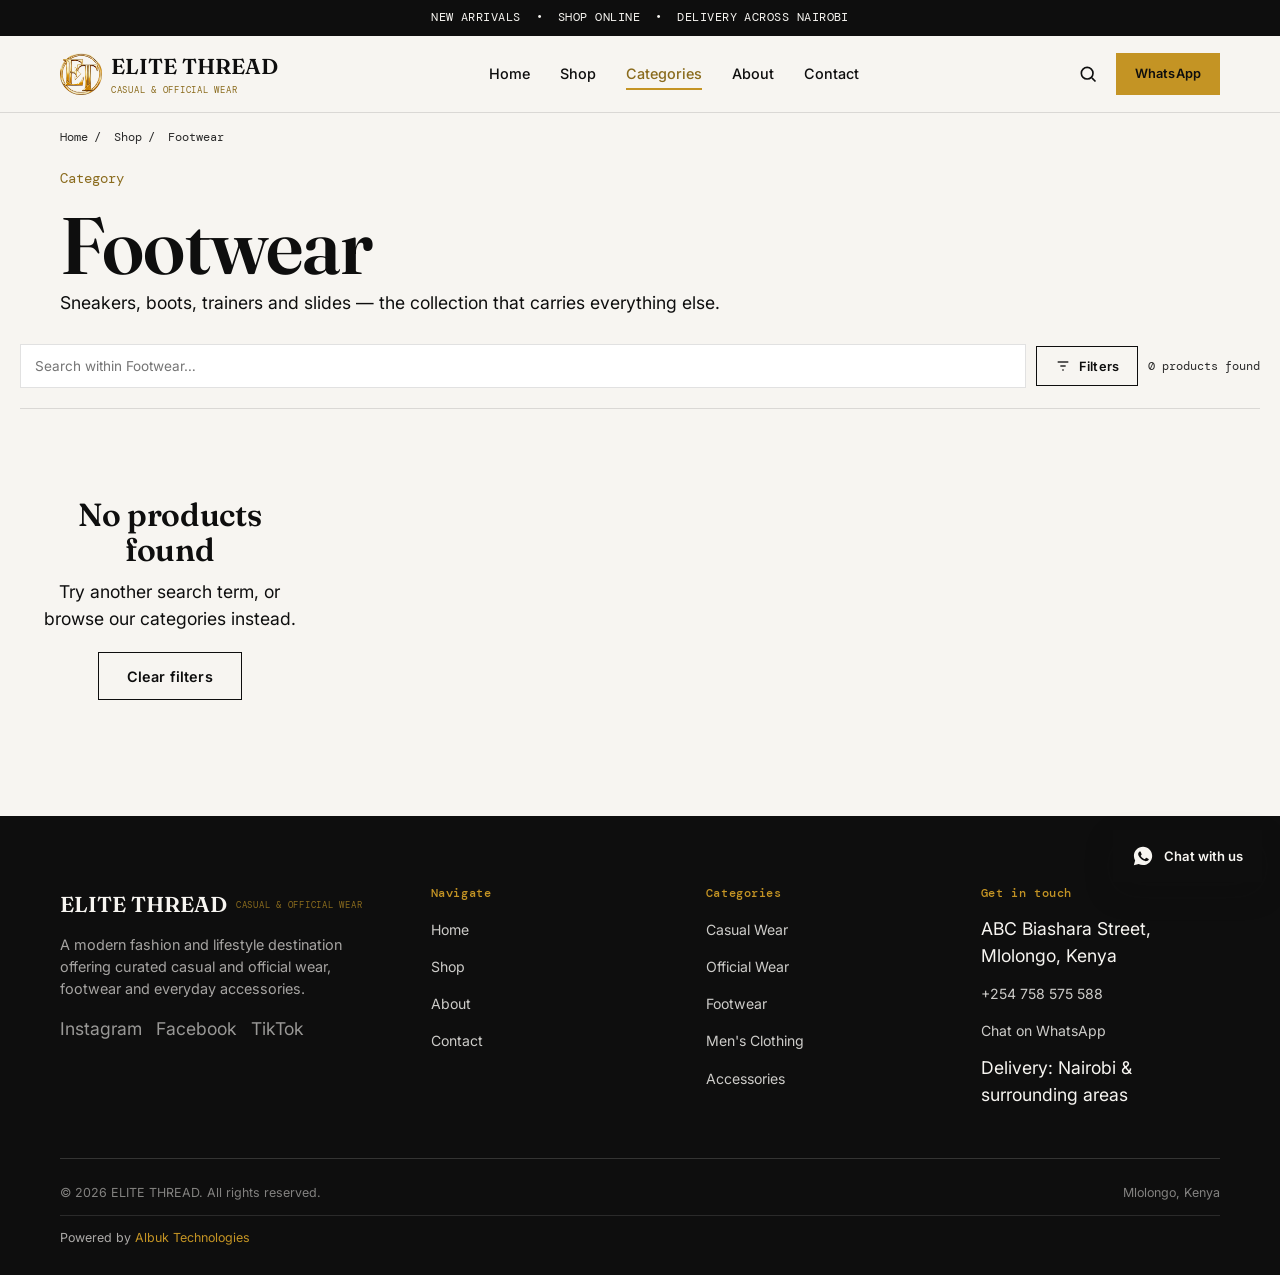
<file: categories/footwear.html>
<!DOCTYPE html>
<html lang="en">
<head>
<meta charset="UTF-8">
<meta name="viewport" content="width=device-width, initial-scale=1.0">
<title>Footwear | ELITE THREAD</title>
<meta name="description" content="Shop sneakers, boots, trainers and slides at ELITE THREAD, Mlolongo. Order via WhatsApp with delivery across Nairobi and surrounding areas.">
<link rel="canonical" href="https://example.com/categories/footwear.html">
<link rel="preconnect" href="https://fonts.googleapis.com">
<link rel="preconnect" href="https://fonts.gstatic.com" crossorigin>
<link href="https://fonts.googleapis.com/css2?family=Fraunces:opsz,wght@9..144,500;9..144,600&amp;family=Inter:wght@400;500;600&amp;family=DM+Mono:wght@400;500&amp;display=swap" rel="stylesheet">
<link rel="icon" type="image/png" href="../images/logo/favicon.png">
<link rel="stylesheet" href="../css/style.css">
</head>
<body data-base="../" data-category="footwear">

<div class="announce">NEW ARRIVALS &nbsp;&bull;&nbsp; SHOP ONLINE &nbsp;&bull;&nbsp; DELIVERY ACROSS NAIROBI</div>

<header class="site-header">
  <div class="nav-bar">
    <a href="../index.html" class="logo">
      <img src="../images/logo/elite-thread-approved-logo.png" alt="ELITE THREAD approved ET logo" width="44" height="44">
      <span>ELITE THREAD<span class="tagline">CASUAL &amp; OFFICIAL WEAR</span></span>
    </a>
    <nav class="nav-links" aria-label="Primary">
      <a href="../index.html">Home</a>
      <a href="../shop.html">Shop</a>
      <div class="has-mega">
        <a href="../shop.html" class="is-active">Categories</a>
        <div class="mega-menu">
          <a href="casual-wear.html">Casual Wear</a>
          <a href="official-wear.html">Official Wear</a>
          <a href="footwear.html">Footwear</a>
          <a href="mens-clothing.html">Men's Clothing</a>
          <a href="mens-footwear.html">Men's Footwear</a>
          <a href="accessories.html">Accessories</a>
        </div>
      </div>
      <a href="../about.html">About</a>
      <a href="../contact.html">Contact</a>
    </nav>
    <div class="nav-actions">
      <button class="icon-btn" data-search-open aria-label="Search products">
        <svg width="20" height="20" viewBox="0 0 24 24" fill="none" stroke="currentColor" stroke-width="2"><circle cx="11" cy="11" r="7"/><line x1="21" y1="21" x2="16.65" y2="16.65"/></svg>
      </button>
      <a class="btn btn--sm btn--gold" href="#" data-wa-general>WhatsApp</a>
      <button class="hamburger" data-nav-toggle aria-expanded="false" aria-controls="mobile-nav" aria-label="Open menu">
        <span></span><span></span><span></span>
      </button>
    </div>
  </div>
</header>

<div class="mobile-nav" data-mobile-nav id="mobile-nav">
  <div class="mobile-nav__head">
    <span class="logo">ELITE THREAD</span>
    <button class="icon-btn" data-nav-close aria-label="Close menu">
      <svg width="22" height="22" viewBox="0 0 24 24" fill="none" stroke="currentColor" stroke-width="2"><line x1="4" y1="4" x2="20" y2="20"/><line x1="20" y1="4" x2="4" y2="20"/></svg>
    </button>
  </div>
  <ul class="mobile-nav__links">
    <li><a href="../index.html">Home</a></li>
    <li><a href="../shop.html">Shop</a></li>
    <li>
      <a href="../shop.html">Categories</a>
      <ul class="mobile-nav__sub">
        <li><a href="casual-wear.html">Casual Wear</a></li>
        <li><a href="official-wear.html">Official Wear</a></li>
        <li><a href="footwear.html">Footwear</a></li>
        <li><a href="mens-clothing.html">Men's Clothing</a></li>
        <li><a href="mens-footwear.html">Men's Footwear</a></li>
        <li><a href="accessories.html">Accessories</a></li>
      </ul>
    </li>
    <li><a href="../about.html">About</a></li>
    <li><a href="../contact.html">Contact</a></li>
  </ul>
  <div class="mobile-nav__cta">
    <a class="btn btn--gold btn--full" href="#" data-wa-general>Chat on WhatsApp</a>
  </div>
</div>

<div class="search-overlay" data-search-overlay>
  <div class="search-panel">
    <form role="search">
      <input type="search" placeholder="Search products…" aria-label="Search products" autocomplete="off">
      <button type="button" class="icon-btn" data-search-close aria-label="Close search">
        <svg width="20" height="20" viewBox="0 0 24 24" fill="none" stroke="currentColor" stroke-width="2"><line x1="4" y1="4" x2="20" y2="20"/><line x1="20" y1="4" x2="4" y2="20"/></svg>
      </button>
    </form>
    <div class="search-results" data-search-results></div>
  </div>
</div>

<main>
  <div class="container">
    <nav class="breadcrumb" aria-label="Breadcrumb">
      <a href="../index.html">Home</a><span class="sep">/</span>
      <a href="../shop.html">Shop</a><span class="sep">/</span>
      Footwear
    </nav>
    <div style="margin-bottom:28px;max-width:60ch;">
      <span class="eyebrow">Category</span>
      <h1>Footwear</h1>
      <p>Sneakers, boots, trainers and slides — the collection that carries everything else.</p>
    </div>
  </div>

  <section class="container section--tight" style="padding-top:0;">
    <div class="filters">
      <input type="search" class="search-input" data-listing-search placeholder="Search within Footwear…" aria-label="Search within Footwear">
      <button type="button" class="btn btn--sm filter-toggle" data-filter-open>
        <svg width="16" height="16" viewBox="0 0 24 24" fill="none" stroke="currentColor" stroke-width="2"><line x1="4" y1="6" x2="20" y2="6"/><line x1="8" y1="12" x2="16" y2="12"/><line x1="11" y1="18" x2="13" y2="18"/></svg>
        Filters
      </button>
      <span class="results-count mono" data-results-count></span>
    </div>

    <div class="product-grid" data-listing-grid></div>
  </section>
</main>

<div class="filter-drawer" data-filter-drawer>
  <div class="filter-drawer__backdrop" data-filter-close></div>
  <div class="filter-drawer__panel">
    <h4>Filter &amp; sort</h4>
    <div class="field">
      <label for="type-select">Product type</label>
      <select id="type-select" data-filter-type>
        <option value="">All types</option>
      </select>
    </div>
    <div class="field">
      <label for="sort-select">Sort by</label>
      <select id="sort-select" data-filter-sort>
        <option value="newest">Newest</option>
        <option value="price-asc">Price: low to high</option>
        <option value="price-desc">Price: high to low</option>
        <option value="name-asc">Name: A&ndash;Z</option>
      </select>
    </div>
    <button class="btn btn--primary btn--full" data-filter-apply>Show results</button>
  </div>
</div>

<footer class="site-footer">
  <div class="container">
    <div class="footer-grid">
      <div class="footer-brand">
        <span class="logo">ELITE THREAD<span class="tagline">CASUAL &amp; OFFICIAL WEAR</span></span>
        <p>A modern fashion and lifestyle destination offering curated casual and official wear, footwear and everyday accessories.</p>
        <div class="social-row">
          <a href="#" aria-label="Instagram">Instagram</a>
          <a href="#" aria-label="Facebook">Facebook</a>
          <a href="#" aria-label="TikTok">TikTok</a>
        </div>
      </div>
      <div class="footer-col">
        <h4>Navigate</h4>
        <ul>
          <li><a href="../index.html">Home</a></li>
          <li><a href="../shop.html">Shop</a></li>
          <li><a href="../about.html">About</a></li>
          <li><a href="../contact.html">Contact</a></li>
        </ul>
      </div>
      <div class="footer-col">
        <h4>Categories</h4>
        <ul>
          <li><a href="casual-wear.html">Casual Wear</a></li>
          <li><a href="official-wear.html">Official Wear</a></li>
          <li><a href="footwear.html">Footwear</a></li>
          <li><a href="mens-clothing.html">Men's Clothing</a></li>
          <li><a href="accessories.html">Accessories</a></li>
        </ul>
      </div>
      <div class="footer-col">
        <h4>Get in touch</h4>
        <ul>
          <li>ABC Biashara Street, Mlolongo, Kenya</li>
          <li><a href="tel:+254758575588">+254 758 575 588</a></li>
          <li><a href="#" data-wa-general>Chat on WhatsApp</a></li>
          <li>Delivery: Nairobi &amp; surrounding areas</li>
        </ul>
      </div>
    </div>
    <div class="footer-bottom">
      <span>&copy; <span data-year></span> ELITE THREAD. All rights reserved.</span>
      <span>Mlolongo, Kenya</span>
    </div>
    <div class="powered-by">Powered by <a href="https://albuksystems.github.io/" target="_blank" rel="noopener">Albuk Technologies</a></div>
  </div>
</footer>

<a class="wa-float" href="#" data-wa-general aria-label="Chat with ELITE THREAD on WhatsApp">
  <svg width="22" height="22" viewBox="0 0 24 24" fill="currentColor"><path d="M12.04 2c-5.5 0-9.96 4.46-9.96 9.96 0 1.76.46 3.44 1.34 4.94L2 22l5.24-1.37a9.9 9.9 0 0 0 4.8 1.22h.01c5.5 0 9.96-4.46 9.96-9.96C22 6.46 17.54 2 12.04 2zm5.8 14.24c-.24.68-1.4 1.3-1.93 1.35-.5.05-.98.24-3.3-.7-2.8-1.14-4.6-3.98-4.74-4.16-.14-.19-1.13-1.5-1.13-2.87 0-1.36.71-2.03.97-2.31.25-.28.55-.35.73-.35.18 0 .37 0 .53.01.17.01.4-.06.62.48.24.58.8 2 .87 2.14.07.14.12.31.02.5-.1.19-.15.31-.3.48-.15.17-.31.38-.44.51-.15.15-.3.31-.13.6.17.29.75 1.24 1.62 2 1.11.99 2.05 1.3 2.34 1.44.29.15.46.13.63-.08.17-.2.72-.84.91-1.13.19-.29.38-.24.63-.14.26.1 1.64.77 1.92.91.29.15.48.22.55.34.07.13.07.72-.17 1.4z"/></svg>
  <span class="wa-float__label">Chat with us</span>
</a>

<script src="../js/products.js"></script>
<script src="../js/app.js"></script>
</body>
</html>
</file>
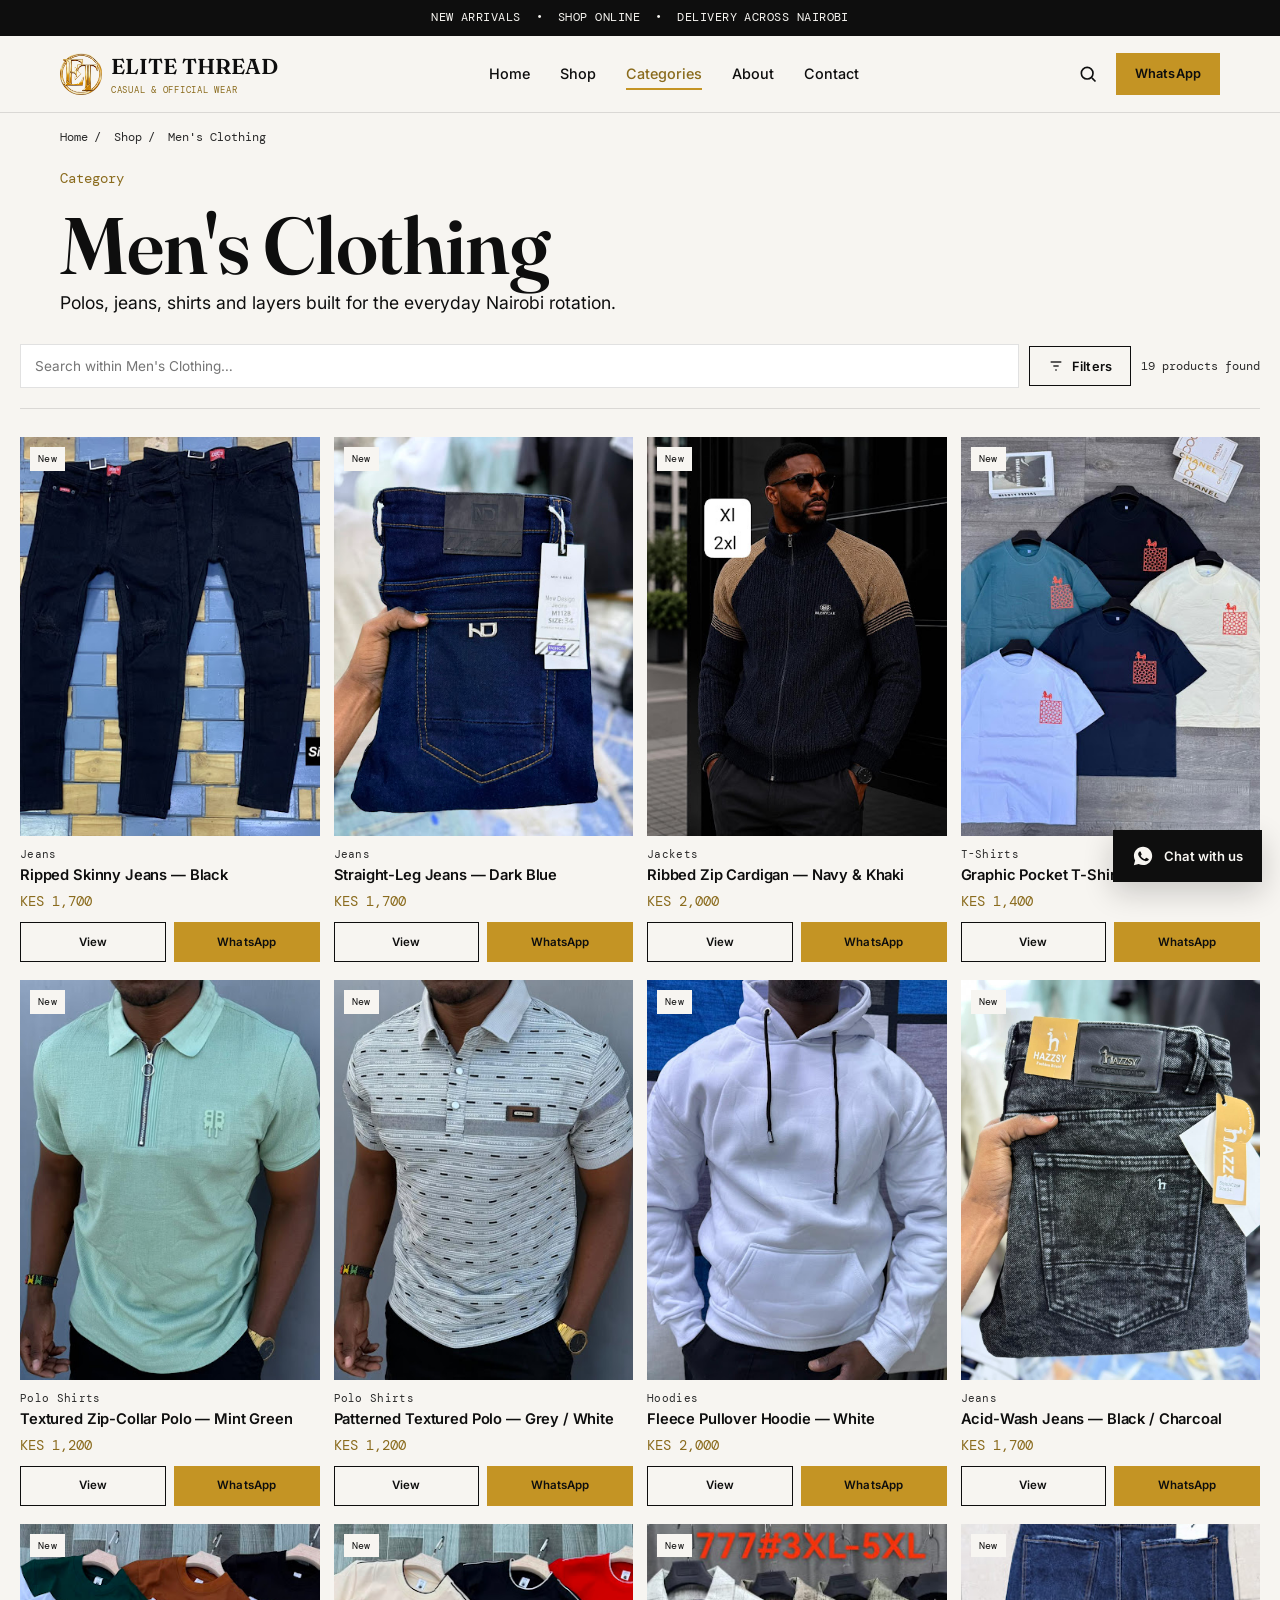
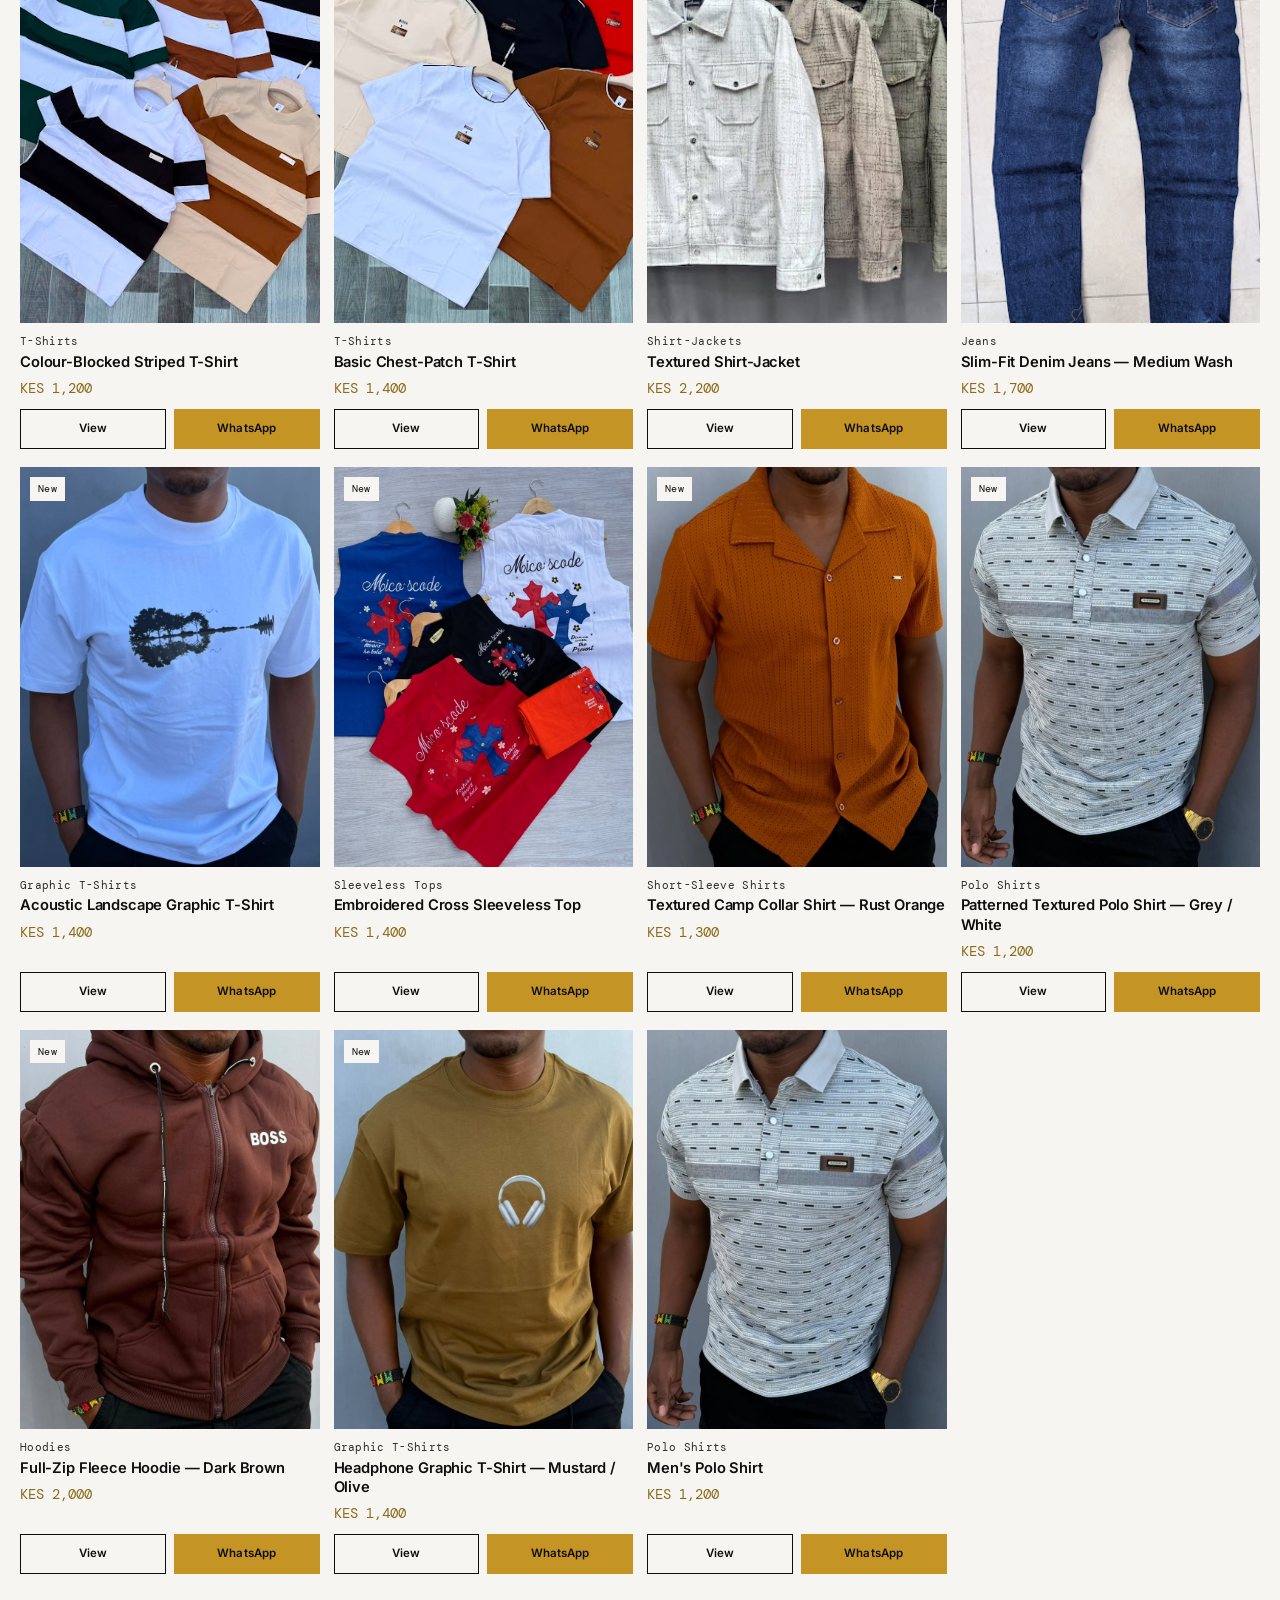
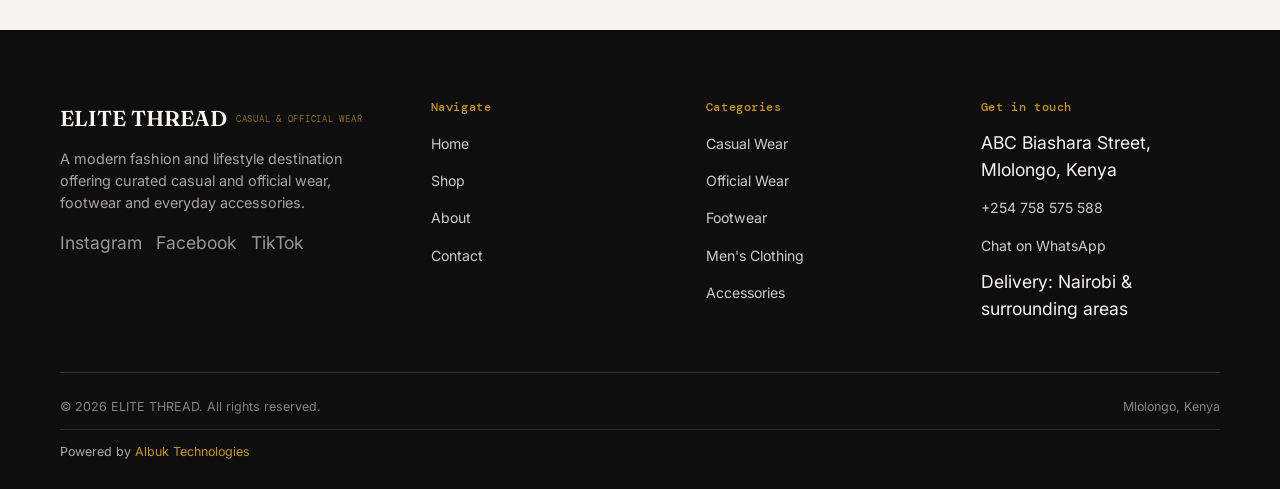
<file: categories/mens-clothing.html>
<!DOCTYPE html>
<html lang="en">
<head>
<meta charset="UTF-8">
<meta name="viewport" content="width=device-width, initial-scale=1.0">
<title>Men's Clothing | ELITE THREAD</title>
<meta name="description" content="Shop men's polos, jeans and shirts at ELITE THREAD, Mlolongo. Order via WhatsApp with delivery across Nairobi and surrounding areas.">
<link rel="canonical" href="https://example.com/categories/mens-clothing.html">
<link rel="preconnect" href="https://fonts.googleapis.com">
<link rel="preconnect" href="https://fonts.gstatic.com" crossorigin>
<link href="https://fonts.googleapis.com/css2?family=Fraunces:opsz,wght@9..144,500;9..144,600&amp;family=Inter:wght@400;500;600&amp;family=DM+Mono:wght@400;500&amp;display=swap" rel="stylesheet">
<link rel="icon" type="image/png" href="../images/logo/favicon.png">
<link rel="stylesheet" href="../css/style.css">
</head>
<body data-base="../" data-category="mens-clothing">

<div class="announce">NEW ARRIVALS &nbsp;&bull;&nbsp; SHOP ONLINE &nbsp;&bull;&nbsp; DELIVERY ACROSS NAIROBI</div>

<header class="site-header">
  <div class="nav-bar">
    <a href="../index.html" class="logo">
      <img src="../images/logo/elite-thread-approved-logo.png" alt="ELITE THREAD approved ET logo" width="44" height="44">
      <span>ELITE THREAD<span class="tagline">CASUAL &amp; OFFICIAL WEAR</span></span>
    </a>
    <nav class="nav-links" aria-label="Primary">
      <a href="../index.html">Home</a>
      <a href="../shop.html">Shop</a>
      <div class="has-mega">
        <a href="../shop.html" class="is-active">Categories</a>
        <div class="mega-menu">
          <a href="casual-wear.html">Casual Wear</a>
          <a href="official-wear.html">Official Wear</a>
          <a href="footwear.html">Footwear</a>
          <a href="mens-clothing.html">Men's Clothing</a>
          <a href="mens-footwear.html">Men's Footwear</a>
          <a href="accessories.html">Accessories</a>
        </div>
      </div>
      <a href="../about.html">About</a>
      <a href="../contact.html">Contact</a>
    </nav>
    <div class="nav-actions">
      <button class="icon-btn" data-search-open aria-label="Search products">
        <svg width="20" height="20" viewBox="0 0 24 24" fill="none" stroke="currentColor" stroke-width="2"><circle cx="11" cy="11" r="7"/><line x1="21" y1="21" x2="16.65" y2="16.65"/></svg>
      </button>
      <a class="btn btn--sm btn--gold" href="#" data-wa-general>WhatsApp</a>
      <button class="hamburger" data-nav-toggle aria-expanded="false" aria-controls="mobile-nav" aria-label="Open menu">
        <span></span><span></span><span></span>
      </button>
    </div>
  </div>
</header>

<div class="mobile-nav" data-mobile-nav id="mobile-nav">
  <div class="mobile-nav__head">
    <span class="logo">ELITE THREAD</span>
    <button class="icon-btn" data-nav-close aria-label="Close menu">
      <svg width="22" height="22" viewBox="0 0 24 24" fill="none" stroke="currentColor" stroke-width="2"><line x1="4" y1="4" x2="20" y2="20"/><line x1="20" y1="4" x2="4" y2="20"/></svg>
    </button>
  </div>
  <ul class="mobile-nav__links">
    <li><a href="../index.html">Home</a></li>
    <li><a href="../shop.html">Shop</a></li>
    <li>
      <a href="../shop.html">Categories</a>
      <ul class="mobile-nav__sub">
        <li><a href="casual-wear.html">Casual Wear</a></li>
        <li><a href="official-wear.html">Official Wear</a></li>
        <li><a href="footwear.html">Footwear</a></li>
        <li><a href="mens-clothing.html">Men's Clothing</a></li>
        <li><a href="mens-footwear.html">Men's Footwear</a></li>
        <li><a href="accessories.html">Accessories</a></li>
      </ul>
    </li>
    <li><a href="../about.html">About</a></li>
    <li><a href="../contact.html">Contact</a></li>
  </ul>
  <div class="mobile-nav__cta">
    <a class="btn btn--gold btn--full" href="#" data-wa-general>Chat on WhatsApp</a>
  </div>
</div>

<div class="search-overlay" data-search-overlay>
  <div class="search-panel">
    <form role="search">
      <input type="search" placeholder="Search products…" aria-label="Search products" autocomplete="off">
      <button type="button" class="icon-btn" data-search-close aria-label="Close search">
        <svg width="20" height="20" viewBox="0 0 24 24" fill="none" stroke="currentColor" stroke-width="2"><line x1="4" y1="4" x2="20" y2="20"/><line x1="20" y1="4" x2="4" y2="20"/></svg>
      </button>
    </form>
    <div class="search-results" data-search-results></div>
  </div>
</div>

<main>
  <div class="container">
    <nav class="breadcrumb" aria-label="Breadcrumb">
      <a href="../index.html">Home</a><span class="sep">/</span>
      <a href="../shop.html">Shop</a><span class="sep">/</span>
      Men's Clothing
    </nav>
    <div style="margin-bottom:28px;max-width:60ch;">
      <span class="eyebrow">Category</span>
      <h1>Men's Clothing</h1>
      <p>Polos, jeans, shirts and layers built for the everyday Nairobi rotation.</p>
    </div>
  </div>

  <section class="container section--tight" style="padding-top:0;">
    <div class="filters">
      <input type="search" class="search-input" data-listing-search placeholder="Search within Men's Clothing…" aria-label="Search within Men's Clothing">
      <button type="button" class="btn btn--sm filter-toggle" data-filter-open>
        <svg width="16" height="16" viewBox="0 0 24 24" fill="none" stroke="currentColor" stroke-width="2"><line x1="4" y1="6" x2="20" y2="6"/><line x1="8" y1="12" x2="16" y2="12"/><line x1="11" y1="18" x2="13" y2="18"/></svg>
        Filters
      </button>
      <span class="results-count mono" data-results-count></span>
    </div>

    <div class="product-grid" data-listing-grid></div>
  </section>
</main>

<div class="filter-drawer" data-filter-drawer>
  <div class="filter-drawer__backdrop" data-filter-close></div>
  <div class="filter-drawer__panel">
    <h4>Filter &amp; sort</h4>
    <div class="field">
      <label for="type-select">Product type</label>
      <select id="type-select" data-filter-type>
        <option value="">All types</option>
      </select>
    </div>
    <div class="field">
      <label for="sort-select">Sort by</label>
      <select id="sort-select" data-filter-sort>
        <option value="newest">Newest</option>
        <option value="price-asc">Price: low to high</option>
        <option value="price-desc">Price: high to low</option>
        <option value="name-asc">Name: A&ndash;Z</option>
      </select>
    </div>
    <button class="btn btn--primary btn--full" data-filter-apply>Show results</button>
  </div>
</div>

<footer class="site-footer">
  <div class="container">
    <div class="footer-grid">
      <div class="footer-brand">
        <span class="logo">ELITE THREAD<span class="tagline">CASUAL &amp; OFFICIAL WEAR</span></span>
        <p>A modern fashion and lifestyle destination offering curated casual and official wear, footwear and everyday accessories.</p>
        <div class="social-row">
          <a href="#" aria-label="Instagram">Instagram</a>
          <a href="#" aria-label="Facebook">Facebook</a>
          <a href="#" aria-label="TikTok">TikTok</a>
        </div>
      </div>
      <div class="footer-col">
        <h4>Navigate</h4>
        <ul>
          <li><a href="../index.html">Home</a></li>
          <li><a href="../shop.html">Shop</a></li>
          <li><a href="../about.html">About</a></li>
          <li><a href="../contact.html">Contact</a></li>
        </ul>
      </div>
      <div class="footer-col">
        <h4>Categories</h4>
        <ul>
          <li><a href="casual-wear.html">Casual Wear</a></li>
          <li><a href="official-wear.html">Official Wear</a></li>
          <li><a href="footwear.html">Footwear</a></li>
          <li><a href="mens-clothing.html">Men's Clothing</a></li>
          <li><a href="accessories.html">Accessories</a></li>
        </ul>
      </div>
      <div class="footer-col">
        <h4>Get in touch</h4>
        <ul>
          <li>ABC Biashara Street, Mlolongo, Kenya</li>
          <li><a href="tel:+254758575588">+254 758 575 588</a></li>
          <li><a href="#" data-wa-general>Chat on WhatsApp</a></li>
          <li>Delivery: Nairobi &amp; surrounding areas</li>
        </ul>
      </div>
    </div>
    <div class="footer-bottom">
      <span>&copy; <span data-year></span> ELITE THREAD. All rights reserved.</span>
      <span>Mlolongo, Kenya</span>
    </div>
    <div class="powered-by">Powered by <a href="https://albuksystems.github.io/" target="_blank" rel="noopener">Albuk Technologies</a></div>
  </div>
</footer>

<a class="wa-float" href="#" data-wa-general aria-label="Chat with ELITE THREAD on WhatsApp">
  <svg width="22" height="22" viewBox="0 0 24 24" fill="currentColor"><path d="M12.04 2c-5.5 0-9.96 4.46-9.96 9.96 0 1.76.46 3.44 1.34 4.94L2 22l5.24-1.37a9.9 9.9 0 0 0 4.8 1.22h.01c5.5 0 9.96-4.46 9.96-9.96C22 6.46 17.54 2 12.04 2zm5.8 14.24c-.24.68-1.4 1.3-1.93 1.35-.5.05-.98.24-3.3-.7-2.8-1.14-4.6-3.98-4.74-4.16-.14-.19-1.13-1.5-1.13-2.87 0-1.36.71-2.03.97-2.31.25-.28.55-.35.73-.35.18 0 .37 0 .53.01.17.01.4-.06.62.48.24.58.8 2 .87 2.14.07.14.12.31.02.5-.1.19-.15.31-.3.48-.15.17-.31.38-.44.51-.15.15-.3.31-.13.6.17.29.75 1.24 1.62 2 1.11.99 2.05 1.3 2.34 1.44.29.15.46.13.63-.08.17-.2.72-.84.91-1.13.19-.29.38-.24.63-.14.26.1 1.64.77 1.92.91.29.15.48.22.55.34.07.13.07.72-.17 1.4z"/></svg>
  <span class="wa-float__label">Chat with us</span>
</a>

<script src="../js/products.js"></script>
<script src="../js/app.js"></script>
</body>
</html>
</file>
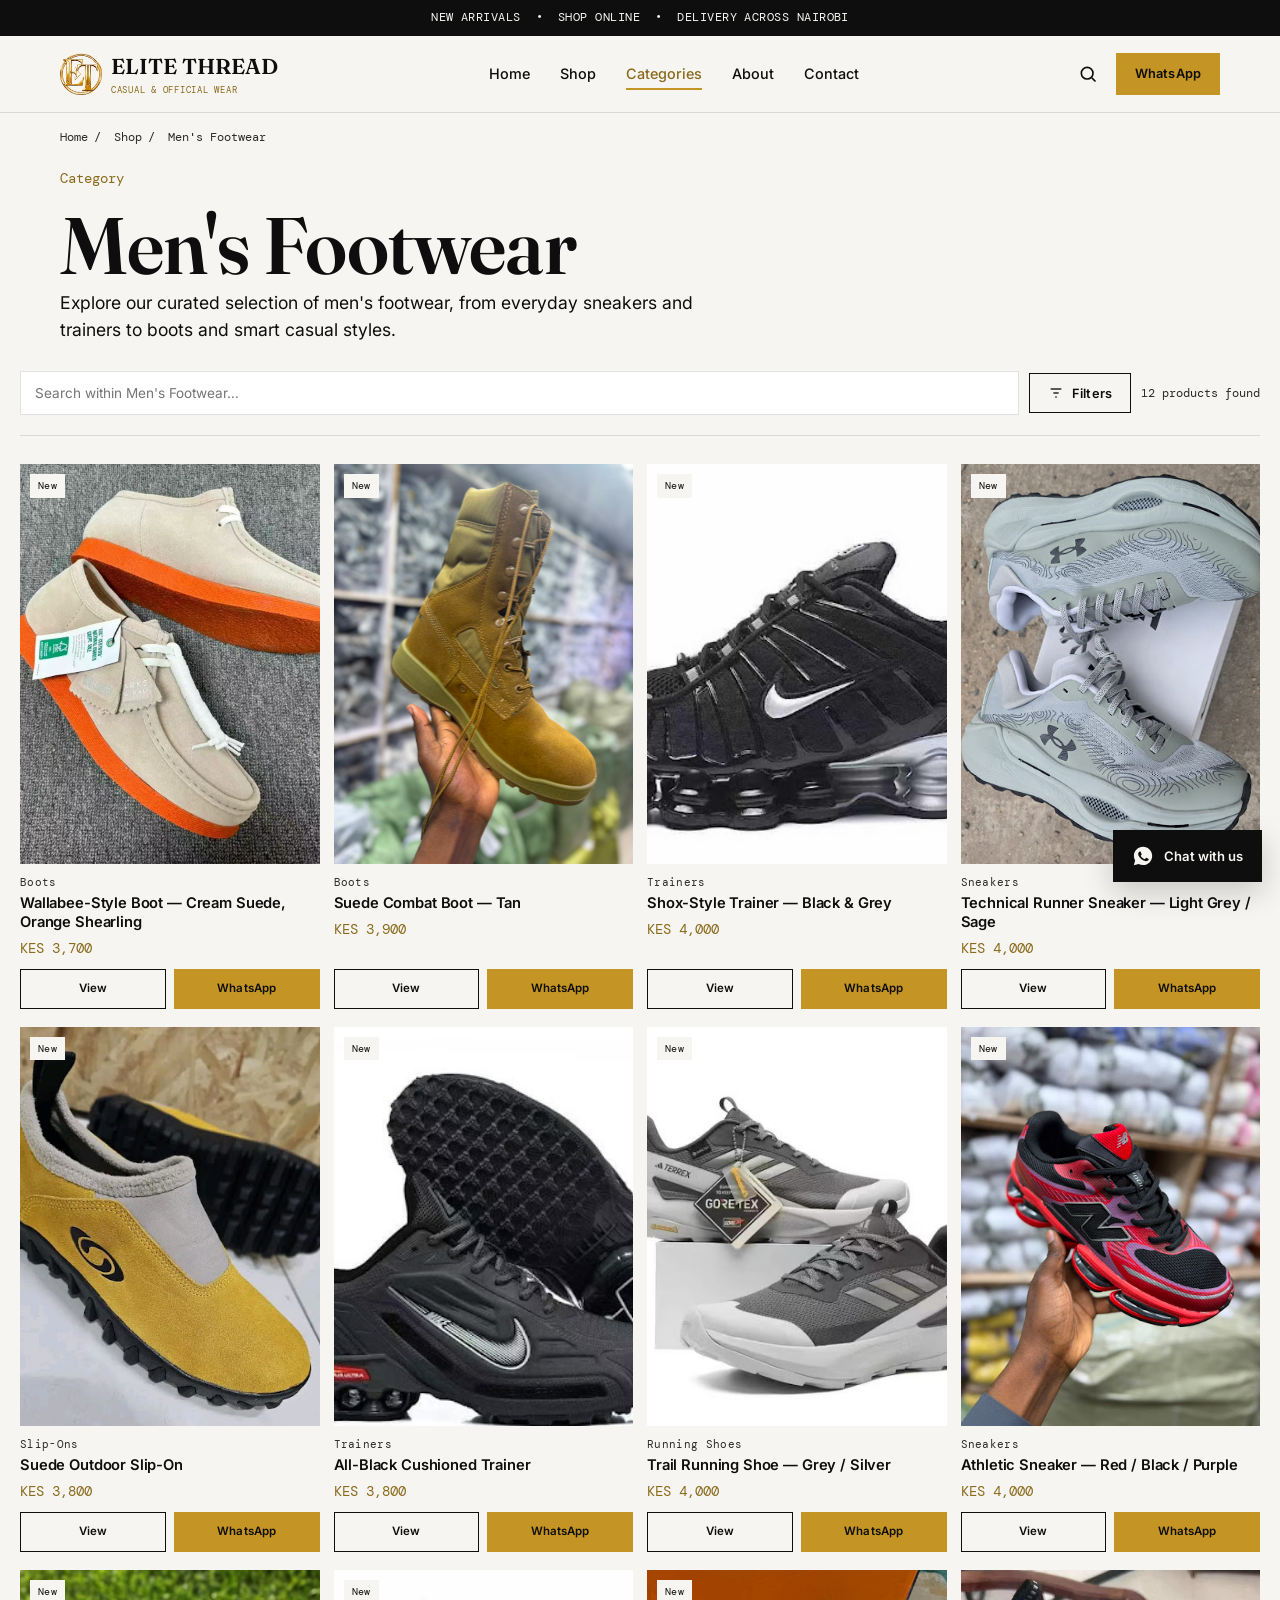
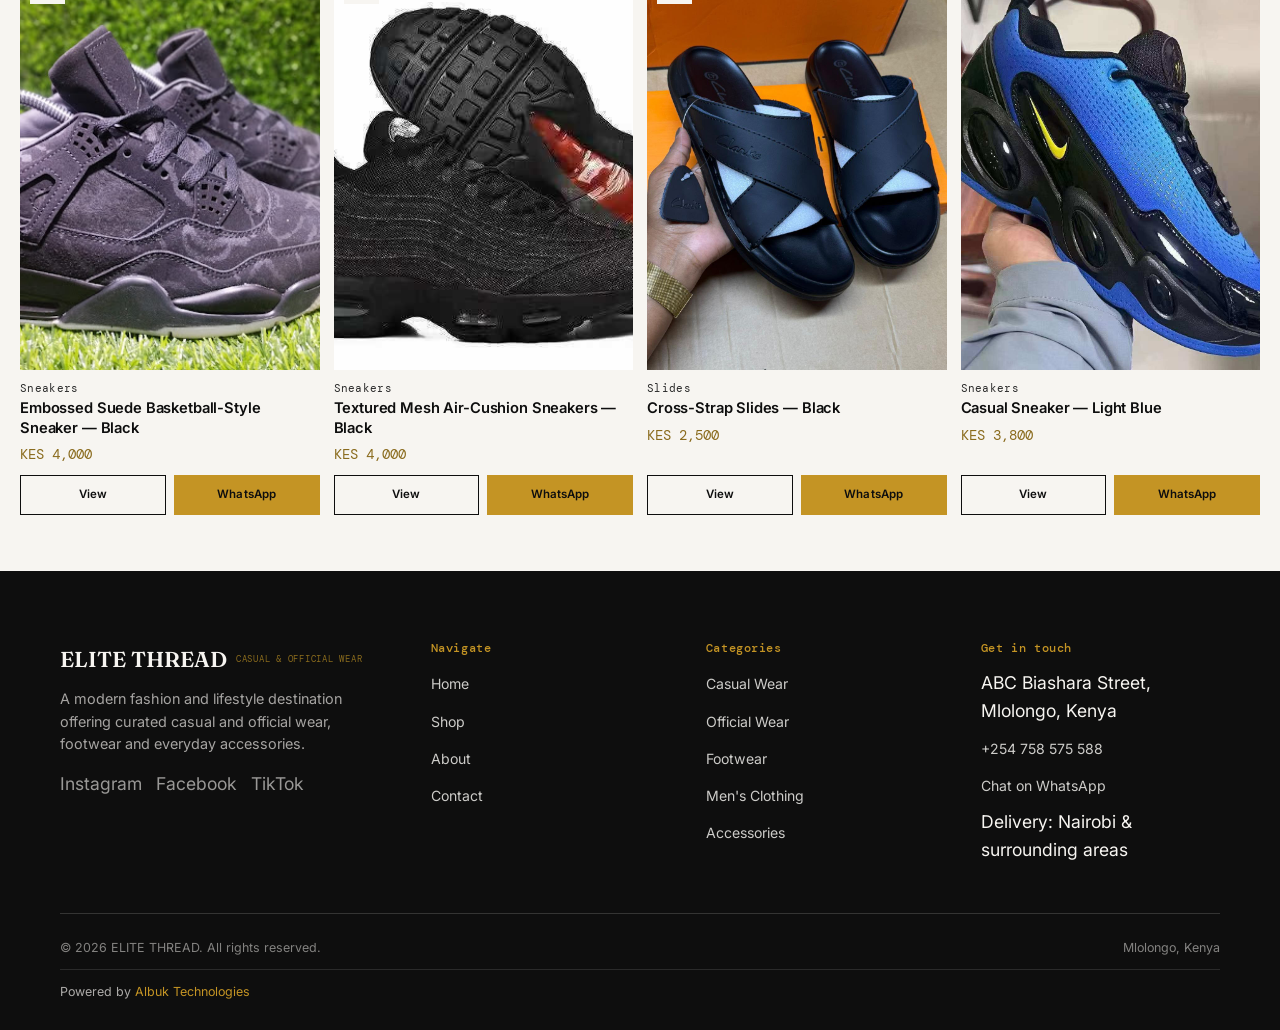
<file: categories/mens-footwear.html>
<!DOCTYPE html>
<html lang="en">
<head>
<meta charset="UTF-8">
<meta name="viewport" content="width=device-width, initial-scale=1.0">
<title>Men's Footwear | ELITE THREAD</title>
<meta name="description" content="Explore men's boots, sneakers, trainers and slippers at ELITE THREAD, Mlolongo, Kenya. Order via WhatsApp with delivery across Nairobi.">
<link rel="canonical" href="https://example.com/categories/mens-footwear.html">
<link rel="preconnect" href="https://fonts.googleapis.com">
<link rel="preconnect" href="https://fonts.gstatic.com" crossorigin>
<link href="https://fonts.googleapis.com/css2?family=Fraunces:opsz,wght@9..144,500;9..144,600&amp;family=Inter:wght@400;500;600&amp;family=DM+Mono:wght@400;500&amp;display=swap" rel="stylesheet">
<link rel="icon" type="image/png" href="../images/logo/favicon.png">
<link rel="stylesheet" href="../css/style.css">
</head>
<body data-base="../" data-category="mens-footwear">

<div class="announce">NEW ARRIVALS &nbsp;&bull;&nbsp; SHOP ONLINE &nbsp;&bull;&nbsp; DELIVERY ACROSS NAIROBI</div>

<header class="site-header">
  <div class="nav-bar">
    <a href="../index.html" class="logo">
      <img src="../images/logo/elite-thread-approved-logo.png" alt="ELITE THREAD approved ET logo" width="44" height="44">
      <span>ELITE THREAD<span class="tagline">CASUAL &amp; OFFICIAL WEAR</span></span>
    </a>
    <nav class="nav-links" aria-label="Primary">
      <a href="../index.html">Home</a>
      <a href="../shop.html">Shop</a>
      <div class="has-mega">
        <a href="../shop.html" class="is-active">Categories</a>
        <div class="mega-menu">
          <a href="casual-wear.html">Casual Wear</a>
          <a href="official-wear.html">Official Wear</a>
          <a href="footwear.html">Footwear</a>
          <a href="mens-clothing.html">Men's Clothing</a>
          <a href="mens-footwear.html">Men's Footwear</a>
          <a href="accessories.html">Accessories</a>
        </div>
      </div>
      <a href="../about.html">About</a>
      <a href="../contact.html">Contact</a>
    </nav>
    <div class="nav-actions">
      <button class="icon-btn" data-search-open aria-label="Search products">
        <svg width="20" height="20" viewBox="0 0 24 24" fill="none" stroke="currentColor" stroke-width="2"><circle cx="11" cy="11" r="7"/><line x1="21" y1="21" x2="16.65" y2="16.65"/></svg>
      </button>
      <a class="btn btn--sm btn--gold" href="#" data-wa-general>WhatsApp</a>
      <button class="hamburger" data-nav-toggle aria-expanded="false" aria-controls="mobile-nav" aria-label="Open menu">
        <span></span><span></span><span></span>
      </button>
    </div>
  </div>
</header>

<div class="mobile-nav" data-mobile-nav id="mobile-nav">
  <div class="mobile-nav__head">
    <span class="logo">ELITE THREAD</span>
    <button class="icon-btn" data-nav-close aria-label="Close menu">
      <svg width="22" height="22" viewBox="0 0 24 24" fill="none" stroke="currentColor" stroke-width="2"><line x1="4" y1="4" x2="20" y2="20"/><line x1="20" y1="4" x2="4" y2="20"/></svg>
    </button>
  </div>
  <ul class="mobile-nav__links">
    <li><a href="../index.html">Home</a></li>
    <li><a href="../shop.html">Shop</a></li>
    <li>
      <a href="../shop.html">Categories</a>
      <ul class="mobile-nav__sub">
        <li><a href="casual-wear.html">Casual Wear</a></li>
        <li><a href="official-wear.html">Official Wear</a></li>
        <li><a href="footwear.html">Footwear</a></li>
        <li><a href="mens-clothing.html">Men's Clothing</a></li>
        <li><a href="mens-footwear.html">Men's Footwear</a></li>
        <li><a href="accessories.html">Accessories</a></li>
      </ul>
    </li>
    <li><a href="../about.html">About</a></li>
    <li><a href="../contact.html">Contact</a></li>
  </ul>
  <div class="mobile-nav__cta">
    <a class="btn btn--gold btn--full" href="#" data-wa-general>Chat on WhatsApp</a>
  </div>
</div>

<div class="search-overlay" data-search-overlay>
  <div class="search-panel">
    <form role="search">
      <input type="search" placeholder="Search products…" aria-label="Search products" autocomplete="off">
      <button type="button" class="icon-btn" data-search-close aria-label="Close search">
        <svg width="20" height="20" viewBox="0 0 24 24" fill="none" stroke="currentColor" stroke-width="2"><line x1="4" y1="4" x2="20" y2="20"/><line x1="20" y1="4" x2="4" y2="20"/></svg>
      </button>
    </form>
    <div class="search-results" data-search-results></div>
  </div>
</div>

<main>
  <div class="container">
    <nav class="breadcrumb" aria-label="Breadcrumb">
      <a href="../index.html">Home</a><span class="sep">/</span>
      <a href="../shop.html">Shop</a><span class="sep">/</span>
      Men's Footwear
    </nav>
    <div style="margin-bottom:28px;max-width:60ch;">
      <span class="eyebrow">Category</span>
      <h1>Men's Footwear</h1>
      <p>Explore our curated selection of men's footwear, from everyday sneakers and trainers to boots and smart casual styles.</p>
    </div>
  </div>

  <section class="container section--tight" style="padding-top:0;">
    <div class="filters">
      <input type="search" class="search-input" data-listing-search placeholder="Search within Men's Footwear…" aria-label="Search within Men's Footwear">
      <button type="button" class="btn btn--sm filter-toggle" data-filter-open>
        <svg width="16" height="16" viewBox="0 0 24 24" fill="none" stroke="currentColor" stroke-width="2"><line x1="4" y1="6" x2="20" y2="6"/><line x1="8" y1="12" x2="16" y2="12"/><line x1="11" y1="18" x2="13" y2="18"/></svg>
        Filters
      </button>
      <span class="results-count mono" data-results-count></span>
    </div>

    <div class="product-grid" data-listing-grid></div>
  </section>
</main>

<div class="filter-drawer" data-filter-drawer>
  <div class="filter-drawer__backdrop" data-filter-close></div>
  <div class="filter-drawer__panel">
    <h4>Filter &amp; sort</h4>
    <div class="field">
      <label for="type-select">Product type</label>
      <select id="type-select" data-filter-type>
        <option value="">All types</option>
      </select>
    </div>
    <div class="field">
      <label for="sort-select">Sort by</label>
      <select id="sort-select" data-filter-sort>
        <option value="newest">Newest</option>
        <option value="price-asc">Price: low to high</option>
        <option value="price-desc">Price: high to low</option>
        <option value="name-asc">Name: A&ndash;Z</option>
      </select>
    </div>
    <button class="btn btn--primary btn--full" data-filter-apply>Show results</button>
  </div>
</div>

<footer class="site-footer">
  <div class="container">
    <div class="footer-grid">
      <div class="footer-brand">
        <span class="logo">ELITE THREAD<span class="tagline">CASUAL &amp; OFFICIAL WEAR</span></span>
        <p>A modern fashion and lifestyle destination offering curated casual and official wear, footwear and everyday accessories.</p>
        <div class="social-row">
          <a href="#" aria-label="Instagram">Instagram</a>
          <a href="#" aria-label="Facebook">Facebook</a>
          <a href="#" aria-label="TikTok">TikTok</a>
        </div>
      </div>
      <div class="footer-col">
        <h4>Navigate</h4>
        <ul>
          <li><a href="../index.html">Home</a></li>
          <li><a href="../shop.html">Shop</a></li>
          <li><a href="../about.html">About</a></li>
          <li><a href="../contact.html">Contact</a></li>
        </ul>
      </div>
      <div class="footer-col">
        <h4>Categories</h4>
        <ul>
          <li><a href="casual-wear.html">Casual Wear</a></li>
          <li><a href="official-wear.html">Official Wear</a></li>
          <li><a href="footwear.html">Footwear</a></li>
          <li><a href="mens-clothing.html">Men's Clothing</a></li>
          <li><a href="accessories.html">Accessories</a></li>
        </ul>
      </div>
      <div class="footer-col">
        <h4>Get in touch</h4>
        <ul>
          <li>ABC Biashara Street, Mlolongo, Kenya</li>
          <li><a href="tel:+254758575588">+254 758 575 588</a></li>
          <li><a href="#" data-wa-general>Chat on WhatsApp</a></li>
          <li>Delivery: Nairobi &amp; surrounding areas</li>
        </ul>
      </div>
    </div>
    <div class="footer-bottom">
      <span>&copy; <span data-year></span> ELITE THREAD. All rights reserved.</span>
      <span>Mlolongo, Kenya</span>
    </div>
    <div class="powered-by">Powered by <a href="https://albuksystems.github.io/" target="_blank" rel="noopener">Albuk Technologies</a></div>
  </div>
</footer>

<a class="wa-float" href="#" data-wa-general aria-label="Chat with ELITE THREAD on WhatsApp">
  <svg width="22" height="22" viewBox="0 0 24 24" fill="currentColor"><path d="M12.04 2c-5.5 0-9.96 4.46-9.96 9.96 0 1.76.46 3.44 1.34 4.94L2 22l5.24-1.37a9.9 9.9 0 0 0 4.8 1.22h.01c5.5 0 9.96-4.46 9.96-9.96C22 6.46 17.54 2 12.04 2zm5.8 14.24c-.24.68-1.4 1.3-1.93 1.35-.5.05-.98.24-3.3-.7-2.8-1.14-4.6-3.98-4.74-4.16-.14-.19-1.13-1.5-1.13-2.87 0-1.36.71-2.03.97-2.31.25-.28.55-.35.73-.35.18 0 .37 0 .53.01.17.01.4-.06.62.48.24.58.8 2 .87 2.14.07.14.12.31.02.5-.1.19-.15.31-.3.48-.15.17-.31.38-.44.51-.15.15-.3.31-.13.6.17.29.75 1.24 1.62 2 1.11.99 2.05 1.3 2.34 1.44.29.15.46.13.63-.08.17-.2.72-.84.91-1.13.19-.29.38-.24.63-.14.26.1 1.64.77 1.92.91.29.15.48.22.55.34.07.13.07.72-.17 1.4z"/></svg>
  <span class="wa-float__label">Chat with us</span>
</a>

<script src="../js/products.js"></script>
<script src="../js/app.js"></script>
</body>
</html>
</file>
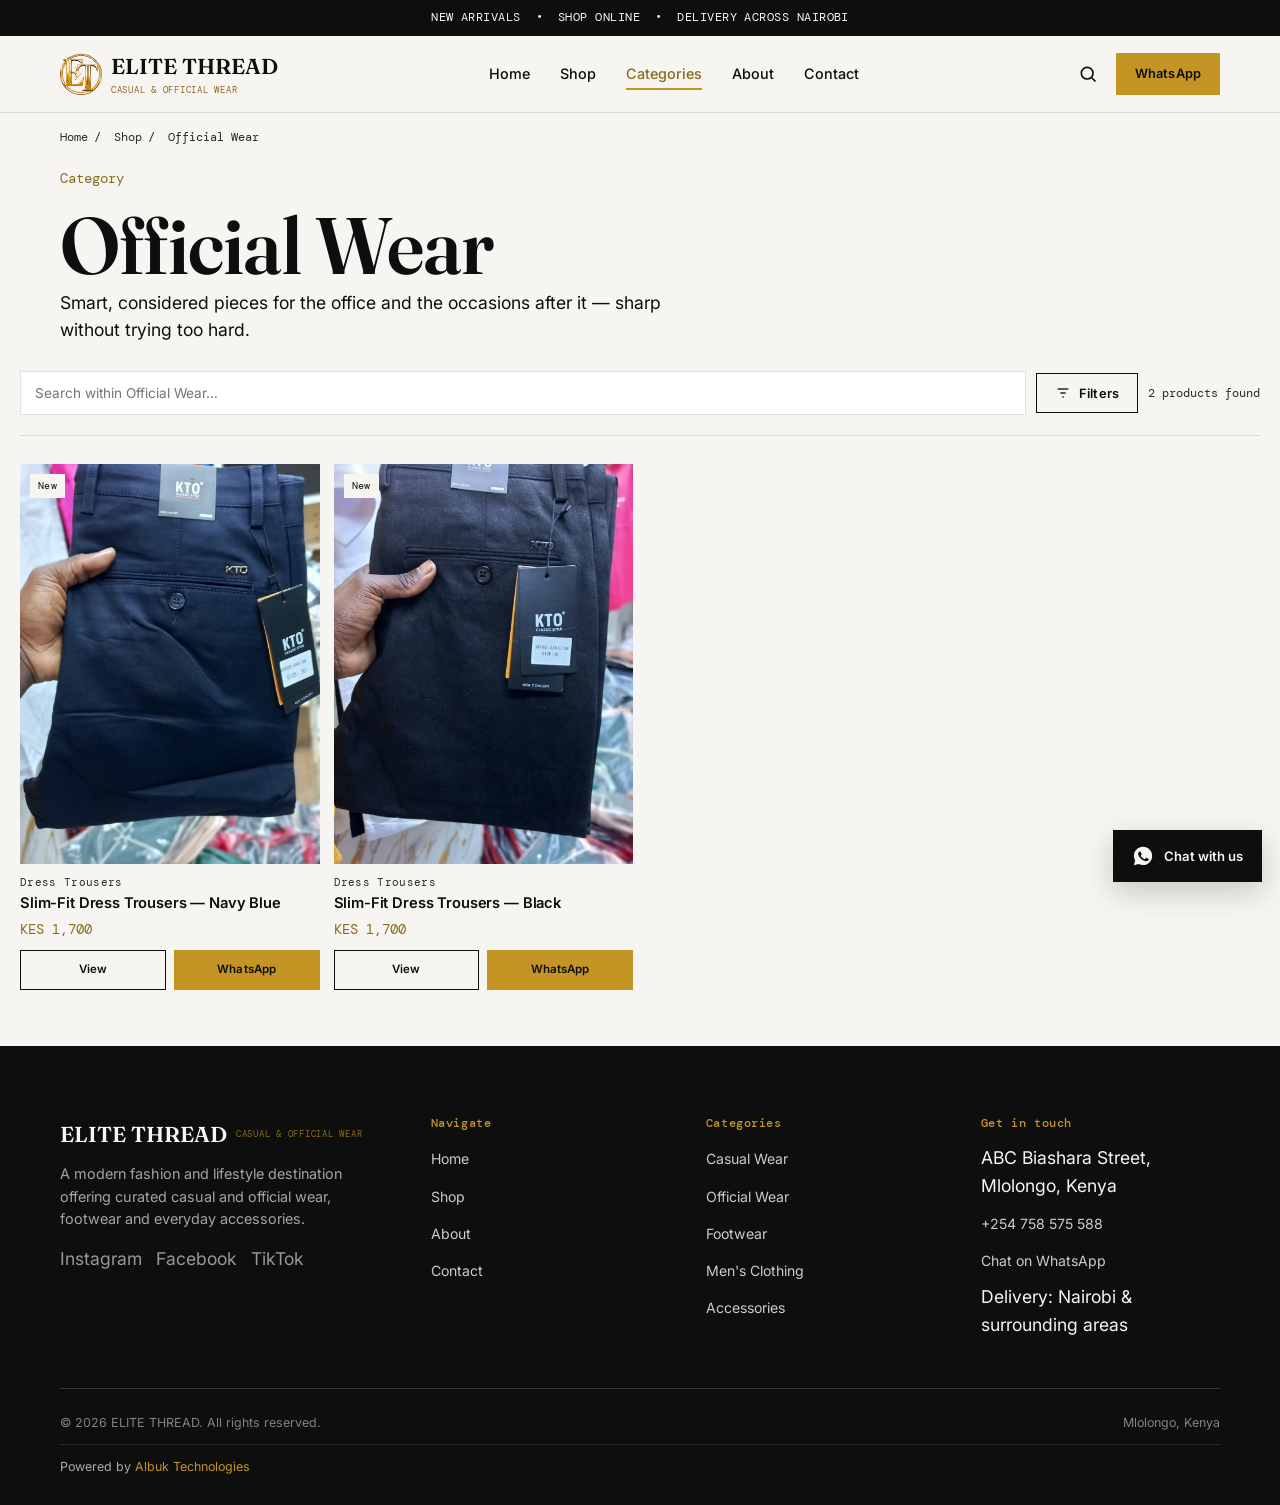
<file: categories/official-wear.html>
<!DOCTYPE html>
<html lang="en">
<head>
<meta charset="UTF-8">
<meta name="viewport" content="width=device-width, initial-scale=1.0">
<title>Official Wear | ELITE THREAD</title>
<meta name="description" content="Shop official and smart-casual wear at ELITE THREAD, Mlolongo. Order via WhatsApp with delivery across Nairobi and surrounding areas.">
<link rel="canonical" href="https://example.com/categories/official-wear.html">
<link rel="preconnect" href="https://fonts.googleapis.com">
<link rel="preconnect" href="https://fonts.gstatic.com" crossorigin>
<link href="https://fonts.googleapis.com/css2?family=Fraunces:opsz,wght@9..144,500;9..144,600&amp;family=Inter:wght@400;500;600&amp;family=DM+Mono:wght@400;500&amp;display=swap" rel="stylesheet">
<link rel="icon" type="image/png" href="../images/logo/favicon.png">
<link rel="stylesheet" href="../css/style.css">
</head>
<body data-base="../" data-category="official-wear">

<div class="announce">NEW ARRIVALS &nbsp;&bull;&nbsp; SHOP ONLINE &nbsp;&bull;&nbsp; DELIVERY ACROSS NAIROBI</div>

<header class="site-header">
  <div class="nav-bar">
    <a href="../index.html" class="logo">
      <img src="../images/logo/elite-thread-approved-logo.png" alt="ELITE THREAD approved ET logo" width="44" height="44">
      <span>ELITE THREAD<span class="tagline">CASUAL &amp; OFFICIAL WEAR</span></span>
    </a>
    <nav class="nav-links" aria-label="Primary">
      <a href="../index.html">Home</a>
      <a href="../shop.html">Shop</a>
      <div class="has-mega">
        <a href="../shop.html" class="is-active">Categories</a>
        <div class="mega-menu">
          <a href="casual-wear.html">Casual Wear</a>
          <a href="official-wear.html">Official Wear</a>
          <a href="footwear.html">Footwear</a>
          <a href="mens-clothing.html">Men's Clothing</a>
          <a href="mens-footwear.html">Men's Footwear</a>
          <a href="accessories.html">Accessories</a>
        </div>
      </div>
      <a href="../about.html">About</a>
      <a href="../contact.html">Contact</a>
    </nav>
    <div class="nav-actions">
      <button class="icon-btn" data-search-open aria-label="Search products">
        <svg width="20" height="20" viewBox="0 0 24 24" fill="none" stroke="currentColor" stroke-width="2"><circle cx="11" cy="11" r="7"/><line x1="21" y1="21" x2="16.65" y2="16.65"/></svg>
      </button>
      <a class="btn btn--sm btn--gold" href="#" data-wa-general>WhatsApp</a>
      <button class="hamburger" data-nav-toggle aria-expanded="false" aria-controls="mobile-nav" aria-label="Open menu">
        <span></span><span></span><span></span>
      </button>
    </div>
  </div>
</header>

<div class="mobile-nav" data-mobile-nav id="mobile-nav">
  <div class="mobile-nav__head">
    <span class="logo">ELITE THREAD</span>
    <button class="icon-btn" data-nav-close aria-label="Close menu">
      <svg width="22" height="22" viewBox="0 0 24 24" fill="none" stroke="currentColor" stroke-width="2"><line x1="4" y1="4" x2="20" y2="20"/><line x1="20" y1="4" x2="4" y2="20"/></svg>
    </button>
  </div>
  <ul class="mobile-nav__links">
    <li><a href="../index.html">Home</a></li>
    <li><a href="../shop.html">Shop</a></li>
    <li>
      <a href="../shop.html">Categories</a>
      <ul class="mobile-nav__sub">
        <li><a href="casual-wear.html">Casual Wear</a></li>
        <li><a href="official-wear.html">Official Wear</a></li>
        <li><a href="footwear.html">Footwear</a></li>
        <li><a href="mens-clothing.html">Men's Clothing</a></li>
        <li><a href="mens-footwear.html">Men's Footwear</a></li>
        <li><a href="accessories.html">Accessories</a></li>
      </ul>
    </li>
    <li><a href="../about.html">About</a></li>
    <li><a href="../contact.html">Contact</a></li>
  </ul>
  <div class="mobile-nav__cta">
    <a class="btn btn--gold btn--full" href="#" data-wa-general>Chat on WhatsApp</a>
  </div>
</div>

<div class="search-overlay" data-search-overlay>
  <div class="search-panel">
    <form role="search">
      <input type="search" placeholder="Search products…" aria-label="Search products" autocomplete="off">
      <button type="button" class="icon-btn" data-search-close aria-label="Close search">
        <svg width="20" height="20" viewBox="0 0 24 24" fill="none" stroke="currentColor" stroke-width="2"><line x1="4" y1="4" x2="20" y2="20"/><line x1="20" y1="4" x2="4" y2="20"/></svg>
      </button>
    </form>
    <div class="search-results" data-search-results></div>
  </div>
</div>

<main>
  <div class="container">
    <nav class="breadcrumb" aria-label="Breadcrumb">
      <a href="../index.html">Home</a><span class="sep">/</span>
      <a href="../shop.html">Shop</a><span class="sep">/</span>
      Official Wear
    </nav>
    <div style="margin-bottom:28px;max-width:60ch;">
      <span class="eyebrow">Category</span>
      <h1>Official Wear</h1>
      <p>Smart, considered pieces for the office and the occasions after it — sharp without trying too hard.</p>
    </div>
  </div>

  <section class="container section--tight" style="padding-top:0;">
    <div class="filters">
      <input type="search" class="search-input" data-listing-search placeholder="Search within Official Wear…" aria-label="Search within Official Wear">
      <button type="button" class="btn btn--sm filter-toggle" data-filter-open>
        <svg width="16" height="16" viewBox="0 0 24 24" fill="none" stroke="currentColor" stroke-width="2"><line x1="4" y1="6" x2="20" y2="6"/><line x1="8" y1="12" x2="16" y2="12"/><line x1="11" y1="18" x2="13" y2="18"/></svg>
        Filters
      </button>
      <span class="results-count mono" data-results-count></span>
    </div>

    <div class="product-grid" data-listing-grid></div>
  </section>
</main>

<div class="filter-drawer" data-filter-drawer>
  <div class="filter-drawer__backdrop" data-filter-close></div>
  <div class="filter-drawer__panel">
    <h4>Filter &amp; sort</h4>
    <div class="field">
      <label for="type-select">Product type</label>
      <select id="type-select" data-filter-type>
        <option value="">All types</option>
      </select>
    </div>
    <div class="field">
      <label for="sort-select">Sort by</label>
      <select id="sort-select" data-filter-sort>
        <option value="newest">Newest</option>
        <option value="price-asc">Price: low to high</option>
        <option value="price-desc">Price: high to low</option>
        <option value="name-asc">Name: A&ndash;Z</option>
      </select>
    </div>
    <button class="btn btn--primary btn--full" data-filter-apply>Show results</button>
  </div>
</div>

<footer class="site-footer">
  <div class="container">
    <div class="footer-grid">
      <div class="footer-brand">
        <span class="logo">ELITE THREAD<span class="tagline">CASUAL &amp; OFFICIAL WEAR</span></span>
        <p>A modern fashion and lifestyle destination offering curated casual and official wear, footwear and everyday accessories.</p>
        <div class="social-row">
          <a href="#" aria-label="Instagram">Instagram</a>
          <a href="#" aria-label="Facebook">Facebook</a>
          <a href="#" aria-label="TikTok">TikTok</a>
        </div>
      </div>
      <div class="footer-col">
        <h4>Navigate</h4>
        <ul>
          <li><a href="../index.html">Home</a></li>
          <li><a href="../shop.html">Shop</a></li>
          <li><a href="../about.html">About</a></li>
          <li><a href="../contact.html">Contact</a></li>
        </ul>
      </div>
      <div class="footer-col">
        <h4>Categories</h4>
        <ul>
          <li><a href="casual-wear.html">Casual Wear</a></li>
          <li><a href="official-wear.html">Official Wear</a></li>
          <li><a href="footwear.html">Footwear</a></li>
          <li><a href="mens-clothing.html">Men's Clothing</a></li>
          <li><a href="accessories.html">Accessories</a></li>
        </ul>
      </div>
      <div class="footer-col">
        <h4>Get in touch</h4>
        <ul>
          <li>ABC Biashara Street, Mlolongo, Kenya</li>
          <li><a href="tel:+254758575588">+254 758 575 588</a></li>
          <li><a href="#" data-wa-general>Chat on WhatsApp</a></li>
          <li>Delivery: Nairobi &amp; surrounding areas</li>
        </ul>
      </div>
    </div>
    <div class="footer-bottom">
      <span>&copy; <span data-year></span> ELITE THREAD. All rights reserved.</span>
      <span>Mlolongo, Kenya</span>
    </div>
    <div class="powered-by">Powered by <a href="https://albuksystems.github.io/" target="_blank" rel="noopener">Albuk Technologies</a></div>
  </div>
</footer>

<a class="wa-float" href="#" data-wa-general aria-label="Chat with ELITE THREAD on WhatsApp">
  <svg width="22" height="22" viewBox="0 0 24 24" fill="currentColor"><path d="M12.04 2c-5.5 0-9.96 4.46-9.96 9.96 0 1.76.46 3.44 1.34 4.94L2 22l5.24-1.37a9.9 9.9 0 0 0 4.8 1.22h.01c5.5 0 9.96-4.46 9.96-9.96C22 6.46 17.54 2 12.04 2zm5.8 14.24c-.24.68-1.4 1.3-1.93 1.35-.5.05-.98.24-3.3-.7-2.8-1.14-4.6-3.98-4.74-4.16-.14-.19-1.13-1.5-1.13-2.87 0-1.36.71-2.03.97-2.31.25-.28.55-.35.73-.35.18 0 .37 0 .53.01.17.01.4-.06.62.48.24.58.8 2 .87 2.14.07.14.12.31.02.5-.1.19-.15.31-.3.48-.15.17-.31.38-.44.51-.15.15-.3.31-.13.6.17.29.75 1.24 1.62 2 1.11.99 2.05 1.3 2.34 1.44.29.15.46.13.63-.08.17-.2.72-.84.91-1.13.19-.29.38-.24.63-.14.26.1 1.64.77 1.92.91.29.15.48.22.55.34.07.13.07.72-.17 1.4z"/></svg>
  <span class="wa-float__label">Chat with us</span>
</a>

<script src="../js/products.js"></script>
<script src="../js/app.js"></script>
</body>
</html>
</file>
<file: css/style.css>
/* ==========================================================================
   ELITE THREAD — Stylesheet
   Design tokens first, then base, layout, components, page-specific, media.
   ========================================================================== */

:root {
  /* Color */
  --ink: #0e0e0e;
  --ink-soft: #2a2a2a;
  --paper: #f7f5f1;
  --paper-raised: #ffffff;
  --stone: #e7e2d8;
  --gold: #c49424;
  --gold-dim: #8a6b1d;
  --line: rgba(14, 14, 14, 0.12);
  --line-on-dark: rgba(247, 245, 241, 0.16);

  /* Type */
  --font-display: "Fraunces", "Georgia", serif;
  --font-body: "Inter", -apple-system, BlinkMacSystemFont, sans-serif;
  --font-mono: "DM Mono", "Courier New", monospace;

  /* Scale */
  --step--1: clamp(0.83rem, 0.8rem + 0.15vw, 0.9rem);
  --step-0: clamp(1rem, 0.96rem + 0.2vw, 1.1rem);
  --step-1: clamp(1.2rem, 1.1rem + 0.5vw, 1.4rem);
  --step-2: clamp(1.6rem, 1.4rem + 1vw, 2rem);
  --step-3: clamp(2.2rem, 1.8rem + 2vw, 3.2rem);
  --step-4: clamp(3rem, 2.3rem + 3.5vw, 5rem);

  /* Layout */
  --content-max: 1240px;
  --gutter: 20px;
  --radius: 0px;
}

@media (min-width: 720px) {
  :root { --gutter: 40px; }
}

/* ---------- Reset / base ---------- */
* { box-sizing: border-box; }
html { scroll-behavior: smooth; }
@media (prefers-reduced-motion: reduce) {
  html { scroll-behavior: auto; }
  *, *::before, *::after {
    animation-duration: 0.01ms !important;
    animation-iteration-count: 1 !important;
    transition-duration: 0.01ms !important;
  }
}

body {
  margin: 0;
  background: var(--paper);
  color: var(--ink);
  font-family: var(--font-body);
  font-size: var(--step-0);
  line-height: 1.55;
  -webkit-font-smoothing: antialiased;
}

img { max-width: 100%; display: block; }
a { color: inherit; text-decoration: none; }
button { font-family: inherit; cursor: pointer; }
ul { margin: 0; padding: 0; list-style: none; }

h1, h2, h3, h4 {
  font-family: var(--font-display);
  font-weight: 600;
  line-height: 1.1;
  margin: 0;
  letter-spacing: -0.01em;
}

h1 { font-size: var(--step-4); }
h2 { font-size: var(--step-3); }
h3 { font-size: var(--step-2); }
h4 { font-size: var(--step-1); }

p { margin: 0 0 1em; max-width: 62ch; }

.mono { font-family: var(--font-mono); }

:focus-visible {
  outline: 2px solid var(--gold);
  outline-offset: 3px;
}

.container {
  max-width: var(--content-max);
  margin: 0 auto;
  padding: 0 var(--gutter);
}

.visually-hidden {
  position: absolute;
  width: 1px; height: 1px;
  overflow: hidden;
  clip: rect(0 0 0 0);
  white-space: nowrap;
}

.section {
  padding: clamp(48px, 8vw, 96px) 0;
}
.section--tight { padding: clamp(32px, 5vw, 56px) 0; }
.section--dark { background: var(--ink); color: var(--paper); }
.section--stone { background: var(--stone); }

.eyebrow {
  font-family: var(--font-mono);
  font-size: var(--step--1);
  color: var(--gold-dim);
  display: inline-block;
  margin-bottom: 12px;
}
.section--dark .eyebrow { color: var(--gold); }

.section-head {
  display: flex;
  align-items: flex-end;
  justify-content: space-between;
  gap: 24px;
  margin-bottom: clamp(28px, 4vw, 48px);
  flex-wrap: wrap;
}
.section-head p { margin: 0; }

/* ---------- Buttons ---------- */
.btn {
  display: inline-flex;
  align-items: center;
  gap: 10px;
  padding: 14px 28px;
  border: 1px solid var(--ink);
  background: transparent;
  color: var(--ink);
  font-size: var(--step--1);
  font-weight: 600;
  letter-spacing: 0.01em;
  transition: background-color 180ms ease, color 180ms ease, border-color 180ms ease;
  min-height: 48px;
}
.btn:hover { background: var(--ink); color: var(--paper); }

.btn--primary {
  background: var(--ink);
  color: var(--paper);
  border-color: var(--ink);
}
.btn--primary:hover { background: var(--gold-dim); border-color: var(--gold-dim); color: var(--ink); }

.btn--gold {
  background: var(--gold);
  border-color: var(--gold);
  color: var(--ink);
}
.btn--gold:hover { background: var(--ink); border-color: var(--ink); color: var(--gold); }

.btn--ghost-light {
  border-color: var(--line-on-dark);
  color: var(--paper);
}
.btn--ghost-light:hover { background: var(--paper); color: var(--ink); }

.btn--sm { padding: 10px 18px; min-height: 40px; font-size: 0.8rem; }
.btn--full { width: 100%; justify-content: center; }

/* ---------- Announcement bar ---------- */
.announce {
  background: var(--ink);
  color: var(--paper);
  text-align: center;
  padding: 9px var(--gutter);
  font-family: var(--font-mono);
  font-size: 0.72rem;
  letter-spacing: 0.04em;
}

/* ---------- Header / nav ---------- */
.site-header {
  position: sticky;
  top: 0;
  z-index: 60;
  background: var(--paper);
  border-bottom: 1px solid var(--line);
}

.nav-bar {
  display: flex;
  align-items: center;
  justify-content: space-between;
  padding: 14px var(--gutter);
  max-width: var(--content-max);
  margin: 0 auto;
  gap: 16px;
}

.logo {
  display: flex;
  align-items: center;
  gap: 10px;
  font-family: var(--font-display);
  font-size: 1.35rem;
  font-weight: 600;
  white-space: nowrap;
}
.logo img { height: 34px; width: auto; }
.logo .tagline {
  display: block;
  font-family: var(--font-mono);
  font-size: 0.58rem;
  letter-spacing: 0.08em;
  color: var(--gold-dim);
  font-weight: 400;
}

.nav-links {
  display: none;
  align-items: center;
  gap: 30px;
  font-size: 0.9rem;
  font-weight: 500;
}

.nav-links a {
  position: relative;
  padding: 6px 0;
}
.nav-links a.is-active { color: var(--gold-dim); }
.nav-links a.is-active::after {
  content: "";
  position: absolute;
  left: 0; right: 0; bottom: -2px;
  height: 2px;
  background: var(--gold);
}

.nav-actions {
  display: flex;
  align-items: center;
  gap: 10px;
}

.icon-btn {
  background: none;
  border: none;
  padding: 8px;
  display: inline-flex;
  color: var(--ink);
}

.hamburger {
  display: inline-flex;
  flex-direction: column;
  justify-content: center;
  gap: 5px;
  width: 40px;
  height: 40px;
  padding: 8px;
  background: none;
  border: none;
}
.hamburger span {
  display: block;
  height: 2px;
  background: var(--ink);
  transition: transform 200ms ease, opacity 200ms ease;
}
.hamburger[aria-expanded="true"] span:nth-child(1) { transform: translateY(7px) rotate(45deg); }
.hamburger[aria-expanded="true"] span:nth-child(2) { opacity: 0; }
.hamburger[aria-expanded="true"] span:nth-child(3) { transform: translateY(-7px) rotate(-45deg); }

/* Mobile nav drawer */
.mobile-nav {
  position: fixed;
  inset: 0;
  z-index: 70;
  background: var(--paper);
  transform: translateX(100%);
  transition: transform 260ms ease;
  overflow-y: auto;
}
.mobile-nav.is-open { transform: translateX(0); }
.mobile-nav__head {
  display: flex;
  justify-content: space-between;
  align-items: center;
  padding: 14px var(--gutter);
  border-bottom: 1px solid var(--line);
}
.mobile-nav__links {
  padding: 12px var(--gutter) 40px;
}
.mobile-nav__links li { border-bottom: 1px solid var(--line); }
.mobile-nav__links a {
  display: block;
  padding: 18px 4px;
  font-family: var(--font-display);
  font-size: 1.4rem;
}
.mobile-nav__sub {
  padding-left: 12px;
  border-bottom: 1px solid var(--line);
}
.mobile-nav__sub a { font-family: var(--font-body); font-size: 1rem; padding: 12px 4px; color: var(--ink-soft); }
.mobile-nav__cta { padding: 24px var(--gutter) 0; display: flex; flex-direction: column; gap: 12px; }

/* Category mega-menu (desktop) */
.has-mega { position: relative; }
.mega-menu {
  position: absolute;
  top: calc(100% + 18px);
  left: 50%;
  transform: translateX(-50%);
  background: var(--paper-raised);
  border: 1px solid var(--line);
  box-shadow: 0 24px 48px rgba(14,14,14,0.08);
  padding: 24px;
  display: none;
  grid-template-columns: repeat(3, minmax(160px, 1fr));
  gap: 8px 32px;
  min-width: 480px;
}
.has-mega:hover .mega-menu,
.has-mega:focus-within .mega-menu { display: grid; }
.mega-menu a {
  display: block;
  padding: 8px 0;
  font-size: 0.88rem;
  border-bottom: 1px solid transparent;
}
.mega-menu a:hover { color: var(--gold-dim); }

/* Search overlay */
.search-overlay {
  position: fixed;
  inset: 0;
  z-index: 80;
  background: rgba(14,14,14,0.6);
  display: none;
  align-items: flex-start;
  justify-content: center;
  padding: 12vh var(--gutter) 0;
}
.search-overlay.is-open { display: flex; }
.search-panel {
  background: var(--paper);
  width: 100%;
  max-width: 640px;
  padding: 28px;
  border: 1px solid var(--line);
}
.search-panel form {
  display: flex;
  align-items: center;
  border-bottom: 2px solid var(--ink);
  padding-bottom: 12px;
}
.search-panel input {
  flex: 1;
  border: none;
  background: none;
  font-family: var(--font-display);
  font-size: 1.4rem;
  outline: none;
  color: var(--ink);
}
.search-panel input::placeholder { color: #9a9689; }
.search-results { margin-top: 20px; max-height: 50vh; overflow-y: auto; }
.search-results a {
  display: flex;
  gap: 14px;
  align-items: center;
  padding: 10px 0;
  border-bottom: 1px solid var(--line);
  font-size: 0.92rem;
}
.search-results img { width: 46px; height: 58px; object-fit: cover; background: var(--stone); }
.search-empty { font-size: 0.9rem; color: var(--ink-soft); padding: 12px 0; }

/* ---------- Hero ---------- */
.hero {
  display: grid;
  grid-template-columns: 1fr;
  align-items: stretch;
}
.hero__copy {
  padding: 48px var(--gutter) 40px;
  display: flex;
  flex-direction: column;
  justify-content: center;
  gap: 22px;
}
.hero__copy h1 { max-width: 12ch; }
.hero__copy p { font-size: 1.05rem; color: var(--ink-soft); }
.hero__actions { display: flex; gap: 12px; flex-wrap: wrap; }
.hero__image {
  aspect-ratio: 4 / 5;
  background: var(--stone) center/cover no-repeat;
  position: relative;
  overflow: hidden;
}
.hero__image img { width: 100%; height: 100%; object-fit: cover; }
.hero__image .placeholder-tag {
  position: absolute;
  bottom: 14px; left: 14px;
  background: var(--paper);
  font-family: var(--font-mono);
  font-size: 0.7rem;
  padding: 6px 10px;
}

/* ---------- Category cards ---------- */
.cat-grid {
  display: grid;
  grid-template-columns: repeat(2, 1fr);
  gap: 2px;
  background: var(--line);
}
.cat-card {
  background: var(--paper);
  position: relative;
  aspect-ratio: 3 / 4;
  overflow: hidden;
  display: flex;
  align-items: flex-end;
}
.cat-card img {
  position: absolute;
  inset: 0;
  width: 100%; height: 100%;
  object-fit: cover;
  transition: transform 500ms ease;
}
.cat-card:hover img { transform: scale(1.04); }
.cat-card__label {
  position: relative;
  z-index: 1;
  padding: 18px;
  color: var(--paper);
  font-family: var(--font-display);
  font-size: 1.15rem;
  width: 100%;
  background: linear-gradient(to top, rgba(14,14,14,0.75), transparent 70%);
}
.cat-card__label span {
  display: block;
  font-family: var(--font-mono);
  font-size: 0.65rem;
  color: var(--stone);
  margin-top: 4px;
  letter-spacing: 0.04em;
}

/* ---------- Product grid & cards ---------- */
.product-grid {
  display: grid;
  grid-template-columns: repeat(2, 1fr);
  gap: 18px 14px;
}
.product-card {
  display: flex;
  flex-direction: column;
}
.product-card__image {
  position: relative;
  aspect-ratio: 3 / 4;
  background: var(--stone);
  overflow: hidden;
  margin-bottom: 10px;
}
.product-card__image img {
  width: 100%; height: 100%;
  object-fit: cover;
  transition: transform 450ms ease;
}
.product-card:hover .product-card__image img { transform: scale(1.05); }
.product-card__tag {
  position: absolute;
  top: 10px; left: 10px;
  background: var(--paper);
  font-family: var(--font-mono);
  font-size: 0.62rem;
  padding: 4px 8px;
  letter-spacing: 0.04em;
}
.product-card__tag--unavailable { background: var(--ink); color: var(--paper); }
.product-card__type {
  font-family: var(--font-mono);
  font-size: 0.68rem;
  color: var(--ink-soft);
  letter-spacing: 0.03em;
  margin-bottom: 3px;
}
.product-card__name {
  font-family: var(--font-body);
  font-weight: 600;
  font-size: 0.92rem;
  margin-bottom: 6px;
  line-height: 1.3;
}
.product-card__price {
  font-family: var(--font-mono);
  font-size: 0.85rem;
  color: var(--gold-dim);
  margin-bottom: 10px;
}
.product-card__actions {
  display: flex;
  gap: 8px;
  margin-top: auto;
}
.product-card__actions .btn { flex: 1; justify-content: center; padding: 10px 12px; font-size: 0.72rem; }

/* ---------- Filters bar (shop / category) ---------- */
.filters {
  display: flex;
  flex-wrap: wrap;
  gap: 10px;
  align-items: center;
  margin-bottom: 28px;
  padding-bottom: 20px;
  border-bottom: 1px solid var(--line);
}
.filters select, .filters .search-input {
  border: 1px solid var(--line);
  background: var(--paper-raised);
  padding: 10px 14px;
  font-family: var(--font-body);
  font-size: 0.85rem;
  color: var(--ink);
  min-height: 44px;
}
.filters .search-input { flex: 1 1 200px; }
.filters .results-count {
  font-family: var(--font-mono);
  font-size: 0.75rem;
  color: var(--ink-soft);
  margin-left: auto;
}
.filter-toggle {
  display: inline-flex;
  align-items: center;
  gap: 8px;
}

/* Mobile filter drawer */
.filter-drawer {
  position: fixed;
  inset: 0;
  z-index: 75;
  display: none;
}
.filter-drawer.is-open { display: block; }
.filter-drawer__backdrop {
  position: absolute; inset: 0;
  background: rgba(14,14,14,0.5);
}
.filter-drawer__panel {
  position: absolute;
  right: 0; top: 0; bottom: 0;
  width: min(320px, 86vw);
  background: var(--paper);
  padding: 20px;
  overflow-y: auto;
}
.filter-drawer__panel h4 { margin-bottom: 18px; }
.filter-drawer__panel .field { margin-bottom: 18px; }
.filter-drawer__panel label {
  display: block;
  font-family: var(--font-mono);
  font-size: 0.68rem;
  letter-spacing: 0.04em;
  color: var(--ink-soft);
  margin-bottom: 6px;
}
.filter-drawer__panel select {
  width: 100%;
  border: 1px solid var(--line);
  padding: 10px;
  min-height: 44px;
  background: var(--paper-raised);
}

/* Empty state */
.empty-state {
  text-align: center;
  padding: 60px 20px;
}
.empty-state h3 { margin-bottom: 10px; }
.empty-state p { margin: 0 auto 20px; }

/* ---------- Breadcrumb ---------- */
.breadcrumb {
  font-family: var(--font-mono);
  font-size: 0.72rem;
  color: var(--ink-soft);
  padding: 16px 0;
}
.breadcrumb a:hover { color: var(--gold-dim); }
.breadcrumb .sep { margin: 0 6px; }

/* ---------- Product detail ---------- */
.product-detail {
  display: grid;
  grid-template-columns: 1fr;
  gap: 28px;
}
.pd-gallery__main {
  aspect-ratio: 4 / 5;
  background: var(--stone);
  overflow: hidden;
  margin-bottom: 10px;
}
.pd-gallery__main img { width: 100%; height: 100%; object-fit: cover; }
.pd-gallery__thumbs {
  display: flex;
  gap: 8px;
  overflow-x: auto;
}
.pd-gallery__thumbs img {
  width: 68px; height: 84px;
  object-fit: cover;
  cursor: pointer;
  opacity: 0.55;
  border: 1px solid transparent;
  flex-shrink: 0;
}
.pd-gallery__thumbs img.is-active { opacity: 1; border-color: var(--gold); }

.pd-info .eyebrow { margin-bottom: 6px; }
.pd-info h1 { font-size: var(--step-2); margin-bottom: 12px; max-width: 20ch; }
.pd-info__price {
  font-family: var(--font-mono);
  font-size: 1.2rem;
  color: var(--gold-dim);
  margin-bottom: 16px;
}
.pd-info__meta {
  display: flex;
  flex-direction: column;
  gap: 6px;
  font-size: 0.88rem;
  margin-bottom: 20px;
  padding: 16px 0;
  border-top: 1px solid var(--line);
  border-bottom: 1px solid var(--line);
}
.pd-info__meta span.label { font-family: var(--font-mono); font-size: 0.68rem; color: var(--ink-soft); margin-right: 8px; }
.pd-info__status--available { color: #3d7a3d; }
.pd-info__status--unavailable { color: #a33; }
.pd-info .btn { margin-bottom: 12px; }

/* ---------- Related products ---------- */
.related-heading { margin-bottom: 20px; }

/* ---------- WhatsApp CTA band ---------- */
.wa-band {
  display: flex;
  flex-direction: column;
  align-items: flex-start;
  gap: 18px;
}
.wa-band h2 { max-width: 14ch; }

/* Floating WhatsApp button */
.wa-float {
  position: fixed;
  bottom: 18px;
  right: 18px;
  z-index: 55;
  display: inline-flex;
  align-items: center;
  gap: 10px;
  background: var(--ink);
  color: var(--paper);
  padding: 14px 18px;
  border: 1px solid var(--ink);
  font-size: 0.82rem;
  font-weight: 600;
  box-shadow: 0 10px 30px rgba(14,14,14,0.2);
  transition: background-color 180ms ease;
}
.wa-float:hover { background: var(--gold-dim); }
.wa-float svg { flex-shrink: 0; }
.wa-float__label { display: none; }

/* ---------- Benefits ---------- */
.benefits-grid {
  display: grid;
  grid-template-columns: 1fr;
  gap: 28px;
}
.benefit .eyebrow { margin-bottom: 8px; }

/* ---------- Footer ---------- */
.site-footer {
  background: var(--ink);
  color: var(--paper);
  padding: clamp(48px, 7vw, 72px) 0 28px;
}
.footer-grid {
  display: grid;
  grid-template-columns: 1fr;
  gap: 36px;
  padding-bottom: 40px;
  border-bottom: 1px solid var(--line-on-dark);
}
.footer-brand .logo { color: var(--paper); }
.footer-brand p { color: rgba(247,245,241,0.65); font-size: 0.9rem; margin-top: 12px; max-width: 34ch; }
.footer-col h4 {
  font-family: var(--font-mono);
  font-size: 0.72rem;
  letter-spacing: 0.05em;
  color: var(--gold);
  margin-bottom: 14px;
  font-weight: 500;
}
.footer-col ul li { margin-bottom: 10px; }
.footer-col a { font-size: 0.88rem; color: rgba(247,245,241,0.82); }
.footer-col a:hover { color: var(--gold); }
.footer-bottom {
  display: flex;
  flex-direction: column;
  gap: 10px;
  padding-top: 24px;
  font-size: 0.78rem;
  color: rgba(247,245,241,0.5);
}
.social-row { display: flex; gap: 14px; margin-top: 6px; }
.social-row a { color: rgba(247,245,241,0.6); }
.social-row a:hover { color: var(--gold); }

/* ---------- About / Contact ---------- */
.split {
  display: grid;
  grid-template-columns: 1fr;
  gap: 32px;
  align-items: center;
}
.split img { width: 100%; aspect-ratio: 4/5; object-fit: cover; background: var(--stone); }
.contact-grid {
  display: grid;
  grid-template-columns: 1fr;
  gap: 32px;
}
.contact-card {
  border: 1px solid var(--line);
  padding: 28px;
}
.contact-card h4 { margin-bottom: 14px; }
.contact-card p { font-size: 0.94rem; }
.map-placeholder {
  aspect-ratio: 16/10;
  background: var(--stone);
  display: flex;
  align-items: center;
  justify-content: center;
  font-family: var(--font-mono);
  font-size: 0.8rem;
  color: var(--ink-soft);
  text-align: center;
  padding: 20px;
}

/* ---------- 404 ---------- */
.error-page {
  min-height: 60vh;
  display: flex;
  flex-direction: column;
  align-items: center;
  justify-content: center;
  text-align: center;
  padding: 60px var(--gutter);
}
.error-page .mono-tag { font-family: var(--font-mono); color: var(--gold-dim); margin-bottom: 10px; }

/* ==========================================================================
   Media queries — tablet & desktop
   ========================================================================== */
@media (min-width: 620px) {
  .product-grid { grid-template-columns: repeat(3, 1fr); }
  .cat-grid { grid-template-columns: repeat(3, 1fr); }
  .benefits-grid { grid-template-columns: repeat(2, 1fr); }
}

@media (min-width: 860px) {
  .nav-links { display: flex; }
  .nav-actions .hamburger { display: none; }
  .hero { grid-template-columns: 1.1fr 1fr; min-height: 78vh; }
  .hero__copy { padding: 0 60px; }
  .split { grid-template-columns: 1fr 1fr; }
  .footer-grid { grid-template-columns: 1.4fr 1fr 1fr 1fr; }
  .contact-grid { grid-template-columns: 1fr 1fr; }
  .product-detail { grid-template-columns: 1fr 1fr; gap: 56px; }
  .footer-bottom { flex-direction: row; justify-content: space-between; }
  .wa-float__label { display: inline; }
}

@media (min-width: 1080px) {
  .product-grid { grid-template-columns: repeat(4, 1fr); }
  .benefits-grid { grid-template-columns: repeat(4, 1fr); }
}


/* Final delivery: approved brand mark, location map and technology credit */
.logo img { height: 42px; width: 42px; object-fit: contain; flex: 0 0 auto; }
.logo { gap: 9px; }
.powered-by { margin-top: 12px; padding-top: 12px; border-top: 1px solid rgba(247,245,241,0.12); font-size: 0.78rem; color: rgba(247,245,241,0.68); }
.powered-by a { color: var(--gold); text-decoration: none; }
.powered-by a:hover { text-decoration: underline; }
.map-embed-wrap { position: relative; min-height: 360px; aspect-ratio: 16/10; overflow: hidden; background: var(--stone); border-radius: 4px; }
.map-embed-wrap iframe { position: absolute; inset: 0; display: block; }
.map-directions { position: absolute; z-index: 2; left: 14px; bottom: 14px; display: inline-block; padding: 11px 15px; border-radius: 3px; background: #fff; color: #171717; box-shadow: 0 2px 10px rgba(0,0,0,.18); font-size: .85rem; font-weight: 600; text-decoration: none; }
.map-directions:hover { background: #f7f5f1; }
@media (max-width: 520px) { .logo img { height: 36px; width: 36px; } .logo { font-size: 1.12rem; gap: 7px; } .map-embed-wrap { min-height: 300px; } }
</file>
